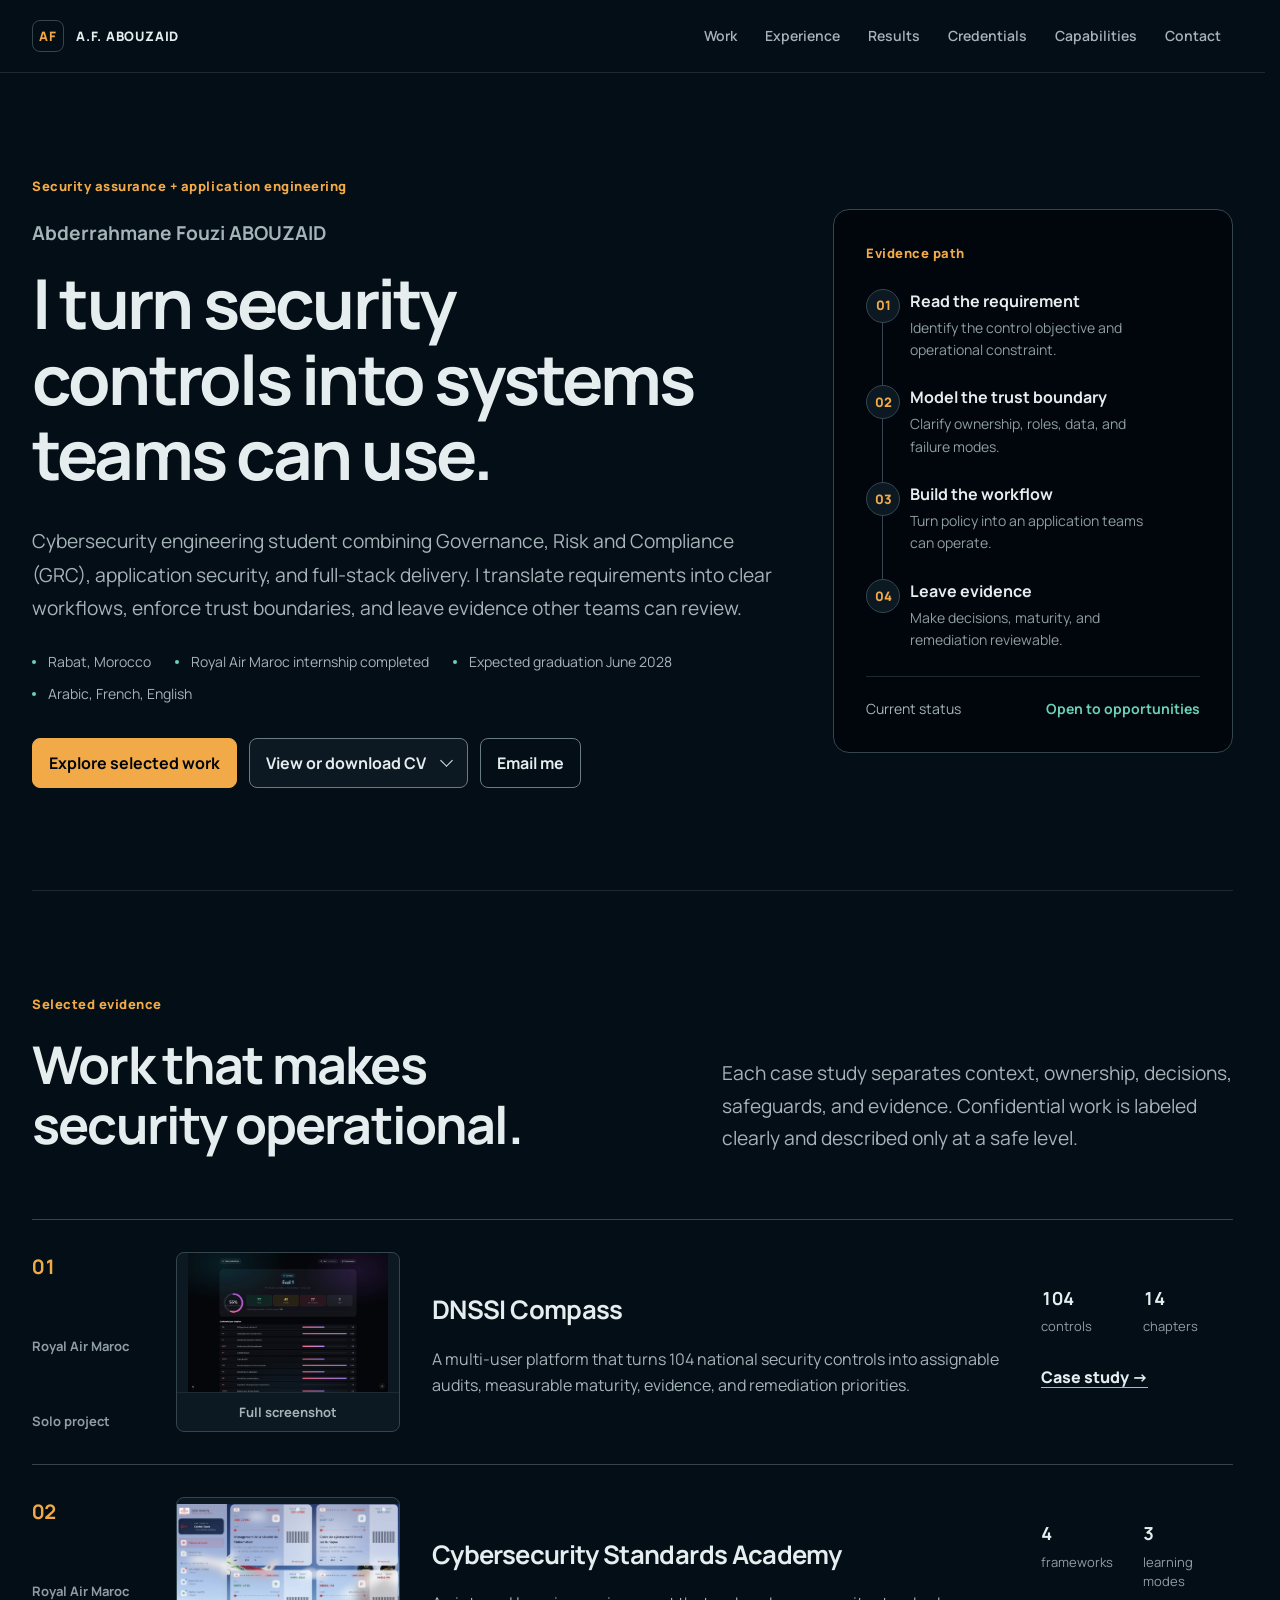
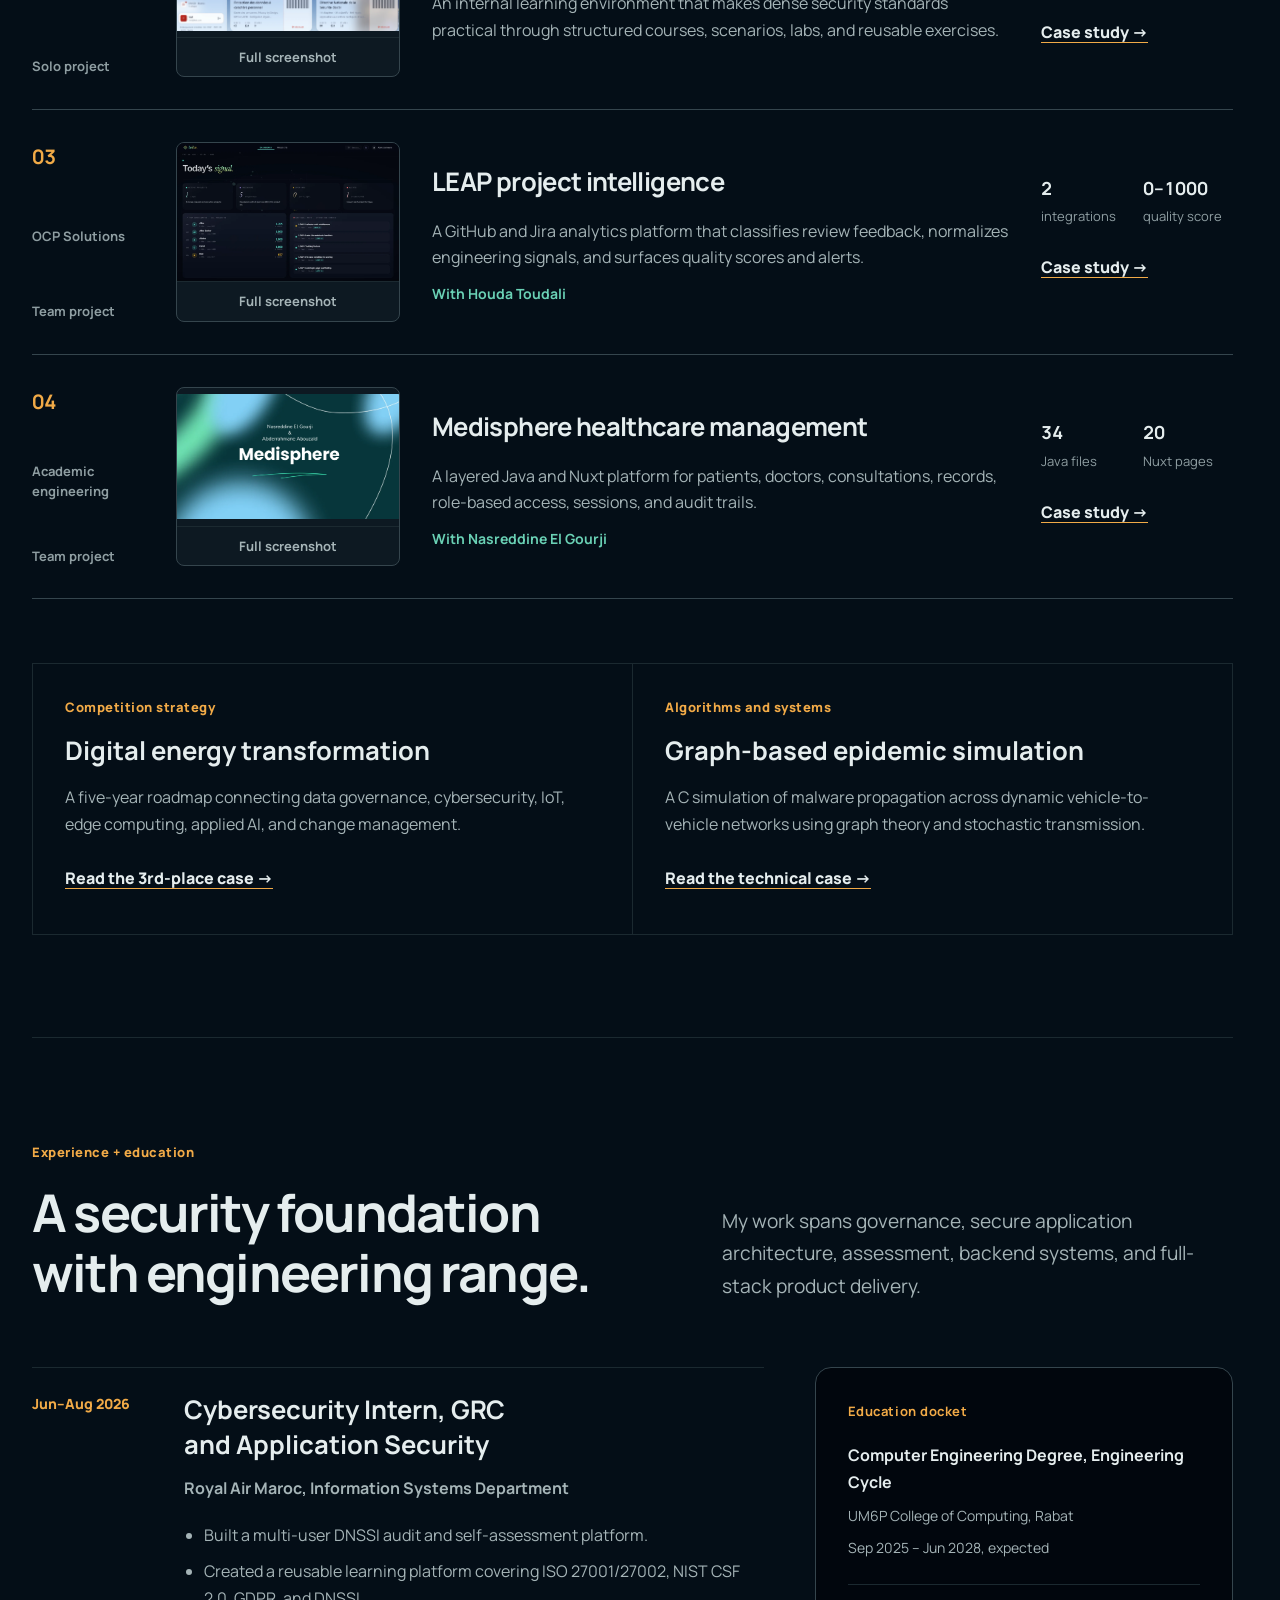
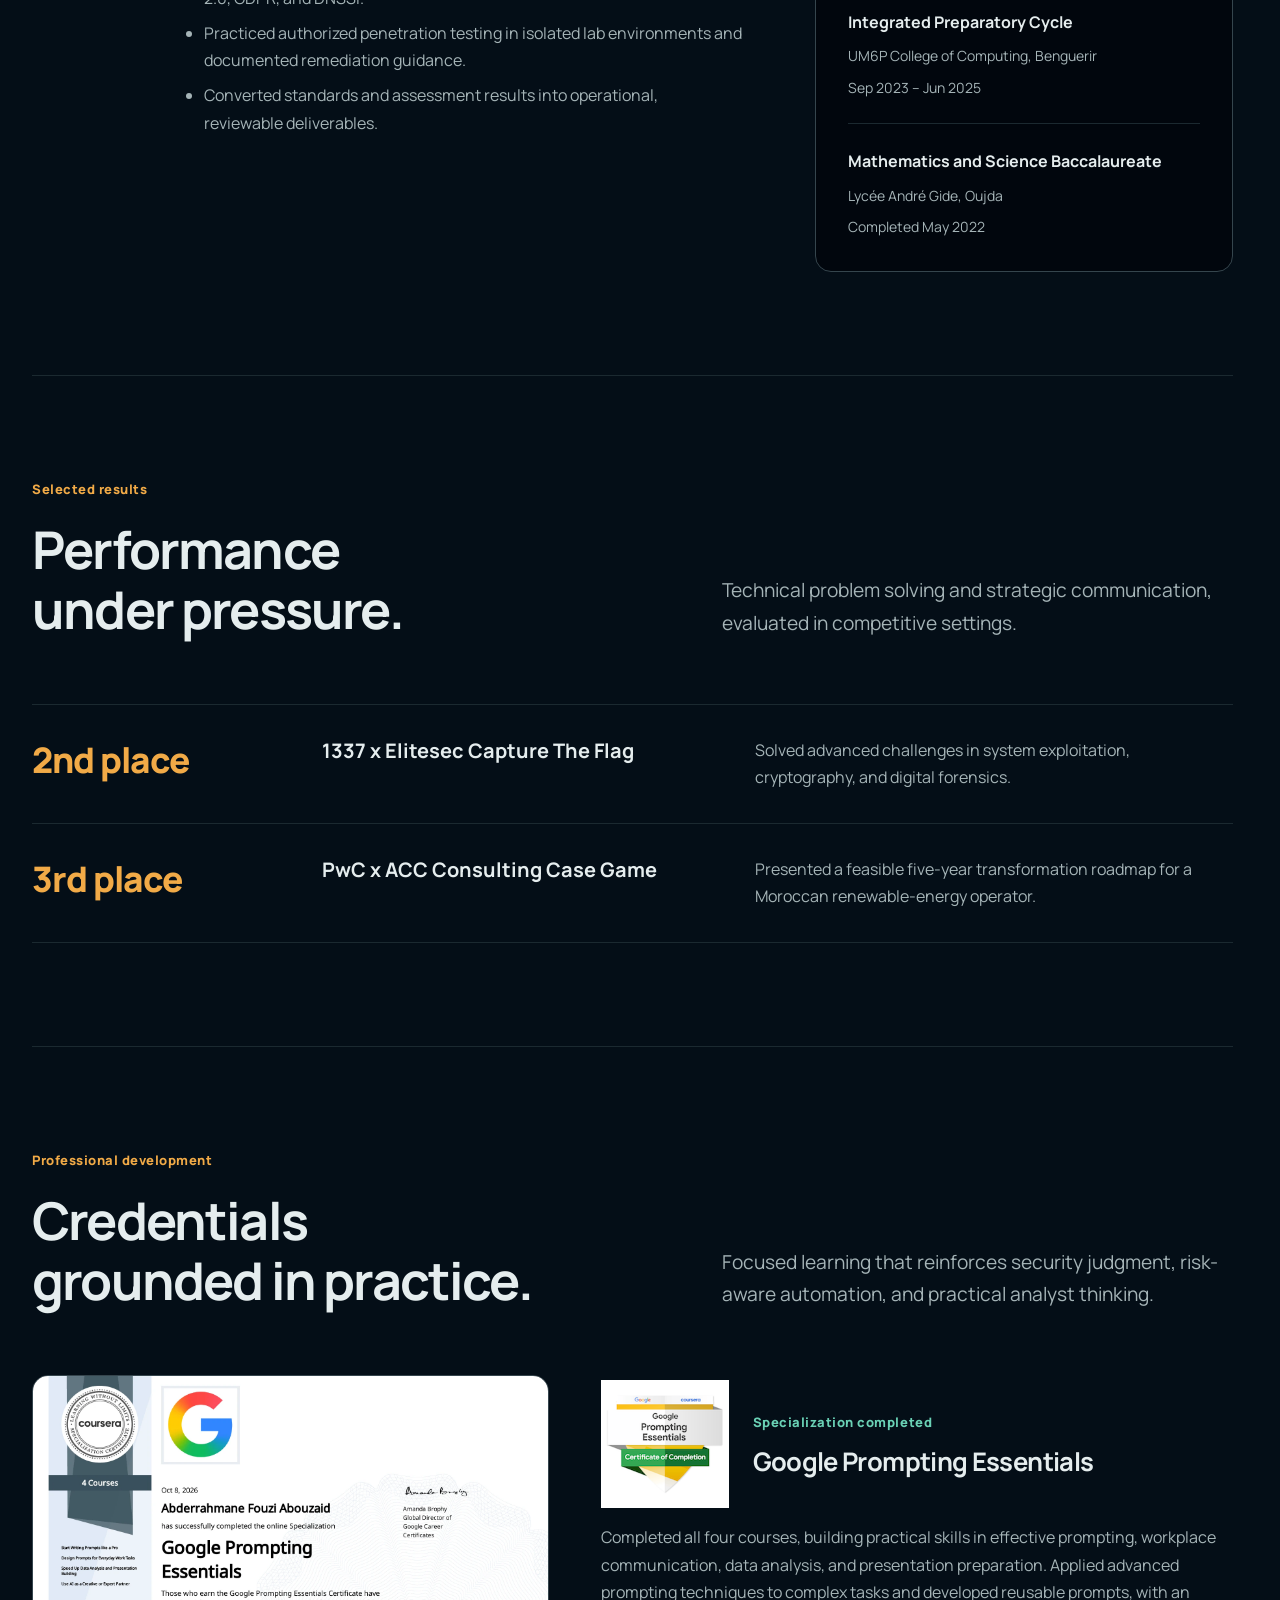
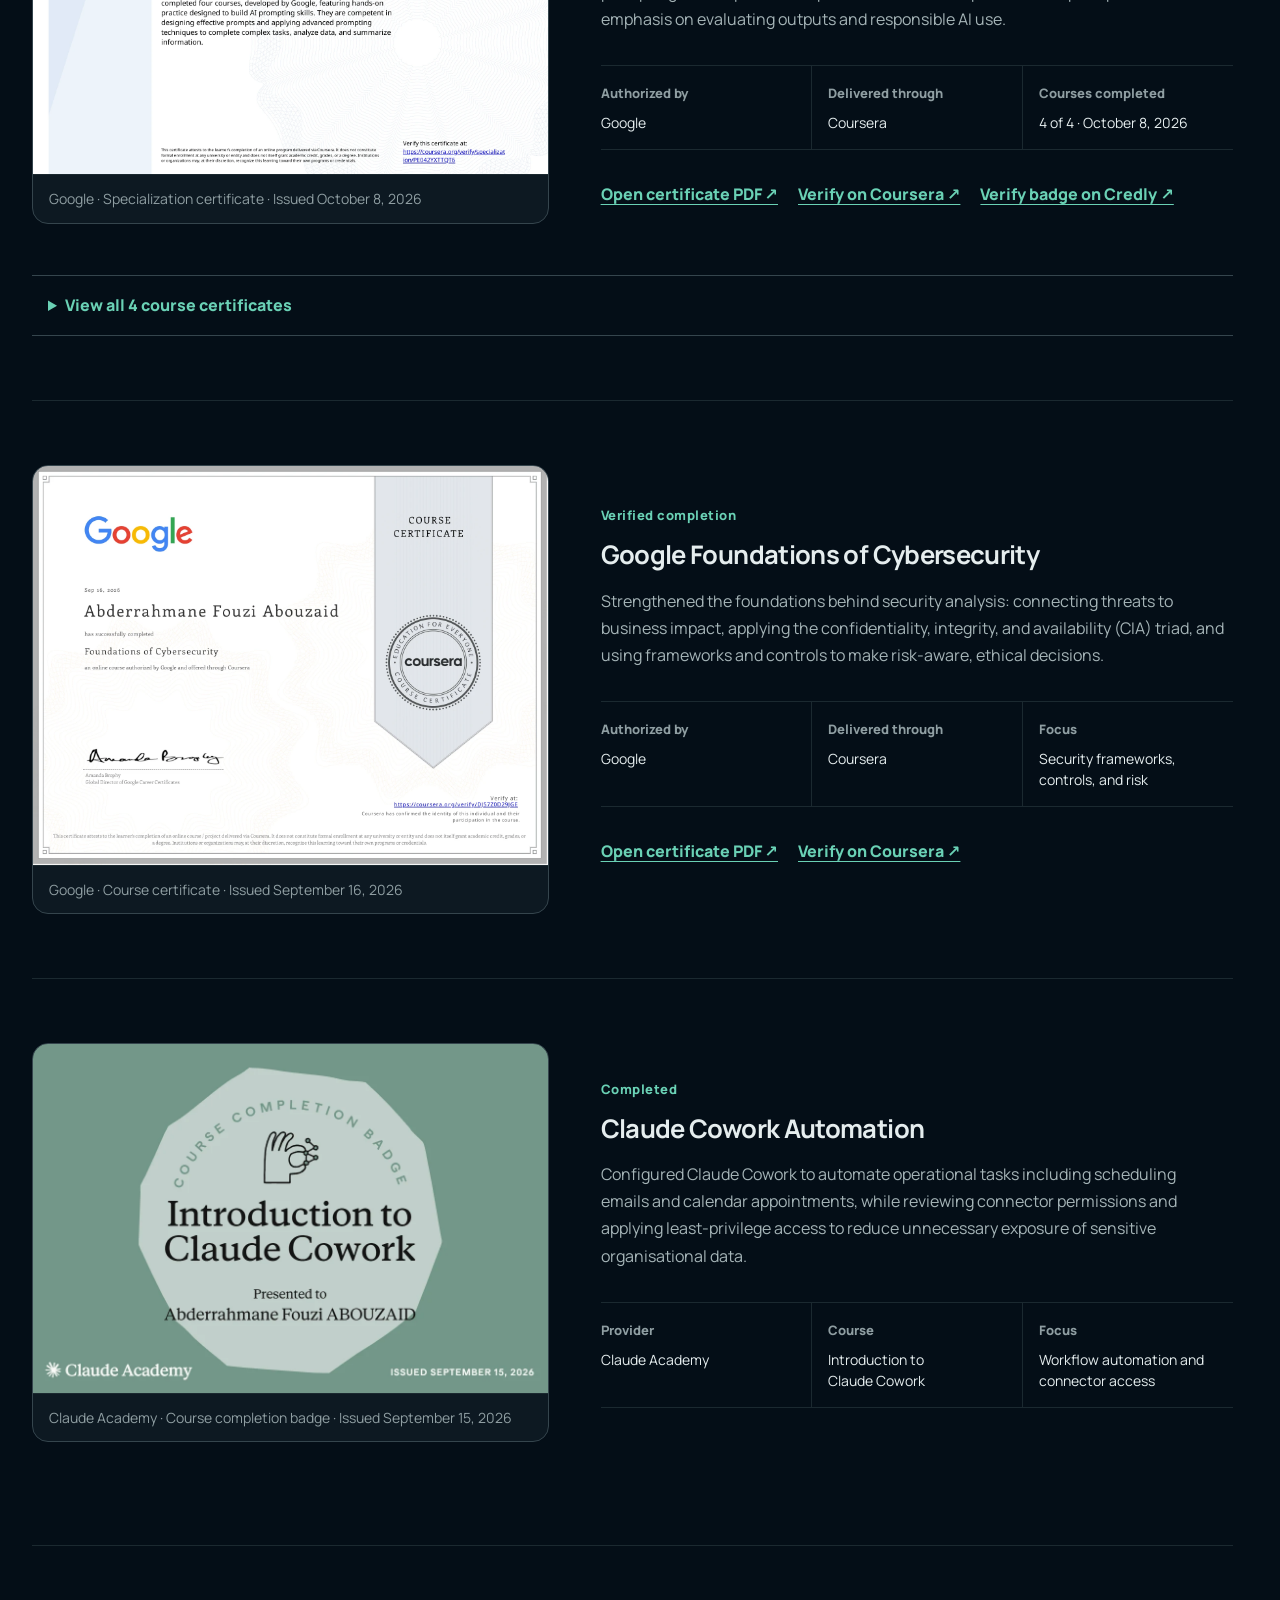
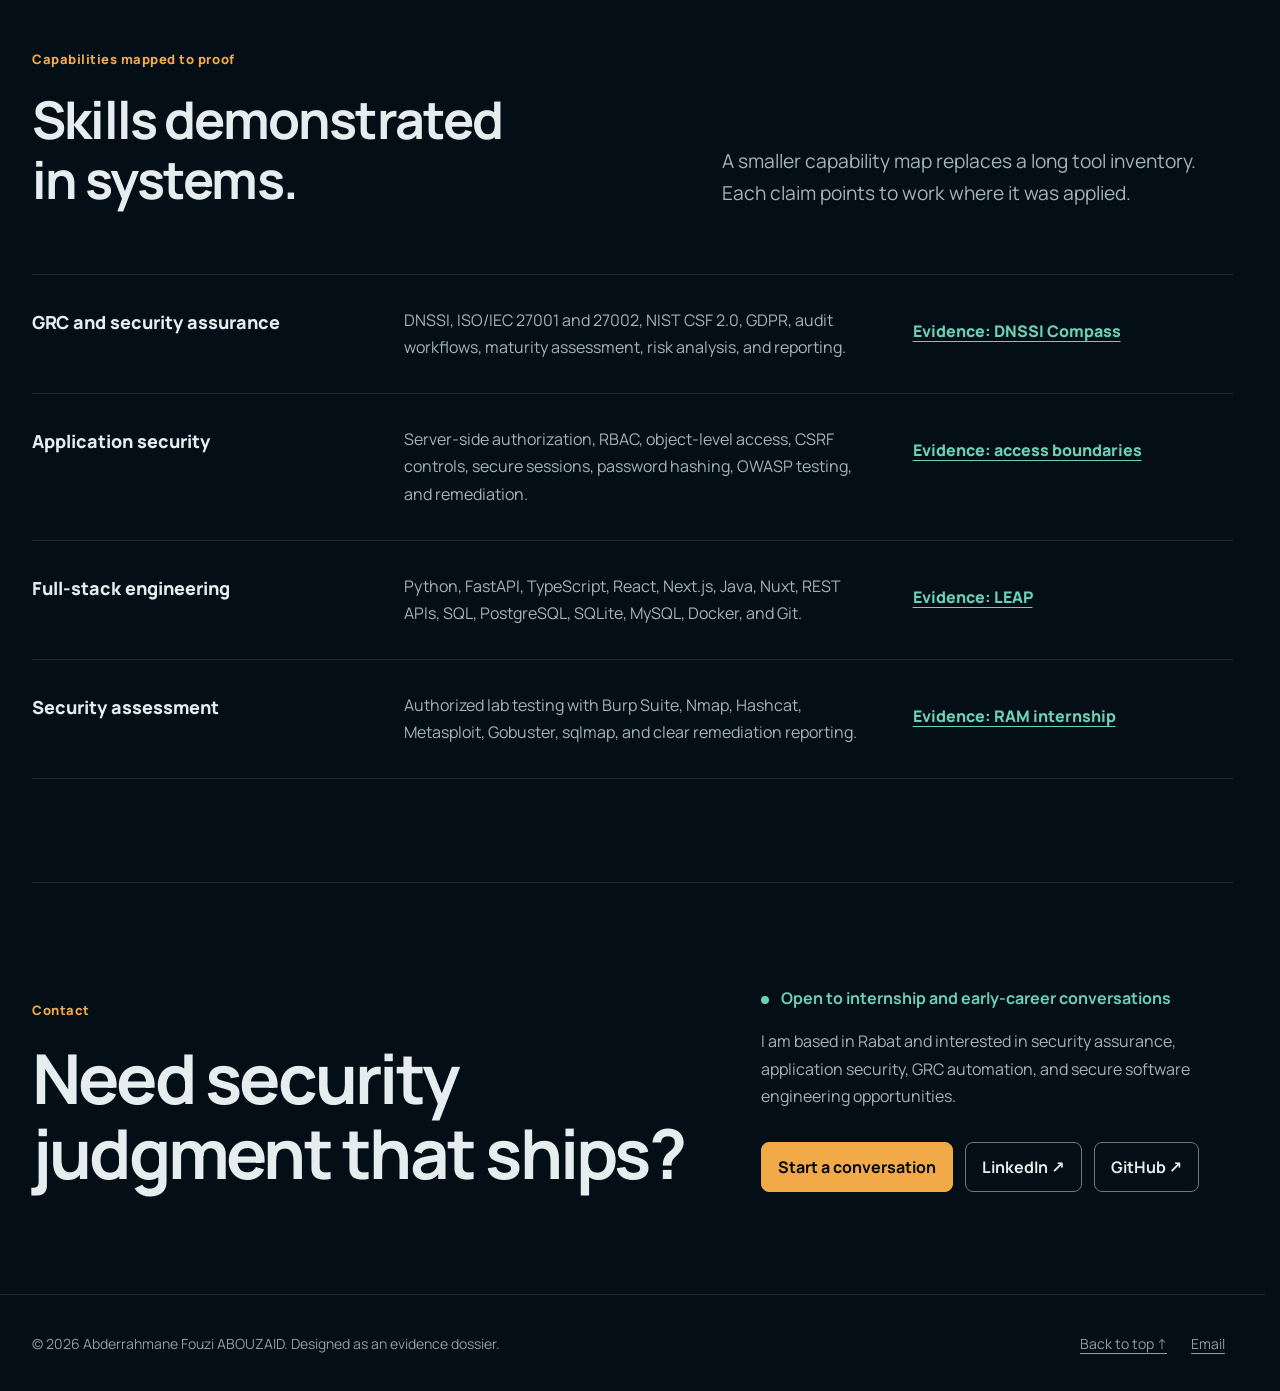
<file: index.html>
<!doctype html>
<html lang="en">
  <head>
    <meta charset="utf-8" />
    <meta name="viewport" content="width=device-width, initial-scale=1" />
    <title>Abderrahmane Fouzi ABOUZAID | Security Assurance Engineer</title>
    <meta
      name="description"
      content="Abderrahmane Fouzi ABOUZAID is a cybersecurity engineering student building secure applications, GRC automation, and evidence-led compliance systems."
    />
    <meta name="theme-color" content="#101820" />
    <link
      rel="canonical"
      href="https://abderrahmane-fouzi-abouzaid.github.io/"
    />
    <link rel="icon" href="favicon.svg" type="image/svg+xml" />
    <meta property="og:type" content="website" />
    <meta
      property="og:title"
      content="Abderrahmane Fouzi ABOUZAID | Security Assurance Engineer"
    />
    <meta
      property="og:description"
      content="Turning security controls into systems teams can use."
    />
    <meta
      property="og:url"
      content="https://abderrahmane-fouzi-abouzaid.github.io/"
    />
    <meta
      property="og:image"
      content="https://abderrahmane-fouzi-abouzaid.github.io/assets/og-cover.png"
    />
    <meta property="og:image:width" content="1200" />
    <meta property="og:image:height" content="630" />
    <meta name="twitter:card" content="summary_large_image" />
    <meta
      name="twitter:title"
      content="Abderrahmane Fouzi ABOUZAID | Security Assurance Engineer"
    />
    <meta
      name="twitter:description"
      content="Turning security controls into systems teams can use."
    />
    <meta
      name="twitter:image"
      content="https://abderrahmane-fouzi-abouzaid.github.io/assets/og-cover.png"
    />
    <link
      rel="preload"
      href="assets/fonts/manrope-variable.woff2"
      as="font"
      type="font/woff2"
      crossorigin
    />
    <link rel="stylesheet" href="styles.css?v=prompting-essentials" />
    <script type="application/ld+json">
      {
        "@context": "https://schema.org",
        "@type": "Person",
        "name": "Abderrahmane Fouzi ABOUZAID",
        "url": "https://abderrahmane-fouzi-abouzaid.github.io/",
        "email": "mailto:abderrhmaneabouzaid@gmail.com",
        "address": {
          "@type": "PostalAddress",
          "addressLocality": "Rabat",
          "addressCountry": "MA"
        },
        "alumniOf": {
          "@type": "CollegeOrUniversity",
          "name": "UM6P College of Computing"
        },
        "knowsAbout": [
          "Cybersecurity",
          "Security assurance",
          "Governance risk and compliance",
          "Application security",
          "Software engineering"
        ],
        "sameAs": [
          "https://github.com/Abderrahmane-Fouzi-ABOUZAID",
          "https://www.linkedin.com/in/abderrahmane-fouzi-abouzaid-2502b6331/"
        ]
      }
    </script>
  </head>
  <body>
    <a class="skip-link" href="#main-content">Skip to main content</a>

    <header class="site-header">
      <nav class="site-nav shell" aria-label="Primary navigation">
        <a
          class="brand"
          href="#top"
          aria-label="Abderrahmane Fouzi ABOUZAID, home"
        >
          <span class="brand-mark" aria-hidden="true">AF</span>
          <span class="brand-name">A.F. ABOUZAID</span>
        </a>
        <button
          class="menu-toggle"
          type="button"
          aria-expanded="false"
          aria-controls="primary-links"
          aria-label="Open navigation"
          data-menu-button
        >
          <span class="menu-toggle-lines" aria-hidden="true"></span>
        </button>
        <div class="nav-links" id="primary-links" data-nav-links>
          <a href="#work">Work</a>
          <a href="#experience">Experience</a>
          <a href="#results">Results</a>
          <a href="#credentials">Credentials</a>
          <a href="#capabilities">Capabilities</a>
          <a href="#contact">Contact</a>
        </div>
      </nav>
    </header>

    <main id="main-content" tabindex="-1">
      <section class="hero shell" id="top" aria-labelledby="hero-title">
        <div>
          <p class="eyebrow">Security assurance + application engineering</p>
          <p class="hero-name">Abderrahmane Fouzi ABOUZAID</p>
          <h1 id="hero-title">
            I turn security controls into systems teams can use.
          </h1>
          <p class="hero-lead">
            Cybersecurity engineering student combining Governance, Risk and
            Compliance (GRC), application security, and full-stack delivery. I
            translate requirements into clear workflows, enforce trust
            boundaries, and leave evidence other teams can review.
          </p>
          <ul class="hero-meta" aria-label="Profile summary">
            <li>Rabat, Morocco</li>
            <li>Royal Air Maroc internship completed</li>
            <li>Expected graduation June 2028</li>
            <li>Arabic, French, English</li>
          </ul>
          <div class="action-row">
            <a class="button button-primary" href="#work"
              >Explore selected work</a
            >
            <details class="cv-chooser" data-cv-chooser>
              <summary class="button">View or download CV</summary>
              <div
                class="cv-menu"
                role="group"
                aria-labelledby="cv-menu-heading"
              >
                <p class="cv-menu-heading" id="cv-menu-heading">
                  Choose a language and action
                </p>
                <div class="cv-row">
                  <span class="cv-language"
                    ><strong>English</strong><small>English CV</small></span
                  >
                  <a
                    class="cv-action"
                    href="Abderrahmane-Fouzi-ABOUZAID-CV-Anglais.pdf"
                    target="_blank"
                    rel="noopener noreferrer"
                    aria-label="View English CV, opens in a new tab"
                    >View ↗</a
                  >
                  <a
                    class="cv-action"
                    href="Abderrahmane-Fouzi-ABOUZAID-CV-Anglais.pdf"
                    download="Abderrahmane-Fouzi-ABOUZAID-CV-English.pdf"
                    aria-label="Download English CV"
                    >Download ↓</a
                  >
                </div>
                <div class="cv-row">
                  <span class="cv-language"
                    ><strong>Français</strong
                    ><small>CV en français</small></span
                  >
                  <a
                    class="cv-action"
                    href="Abderrahmane-Fouzi-ABOUZAID-CV-Francais.pdf"
                    target="_blank"
                    rel="noopener noreferrer"
                    aria-label="View French CV, opens in a new tab"
                    >View ↗</a
                  >
                  <a
                    class="cv-action"
                    href="Abderrahmane-Fouzi-ABOUZAID-CV-Francais.pdf"
                    download="Abderrahmane-Fouzi-ABOUZAID-CV-French.pdf"
                    aria-label="Download French CV"
                    >Download ↓</a
                  >
                </div>
              </div>
            </details>
            <a
              class="button button-quiet"
              href="mailto:abderrhmaneabouzaid@gmail.com?subject=Portfolio%20enquiry"
              >Email me</a
            >
          </div>
        </div>

        <aside class="hero-dossier" aria-label="Security assurance approach">
          <p class="dossier-label">Evidence path</p>
          <ol class="assurance-path">
            <li>
              <div>
                <strong>Read the requirement</strong
                ><span
                  >Identify the control objective and operational
                  constraint.</span
                >
              </div>
            </li>
            <li>
              <div>
                <strong>Model the trust boundary</strong
                ><span>Clarify ownership, roles, data, and failure modes.</span>
              </div>
            </li>
            <li>
              <div>
                <strong>Build the workflow</strong
                ><span>Turn policy into an application teams can operate.</span>
              </div>
            </li>
            <li>
              <div>
                <strong>Leave evidence</strong
                ><span
                  >Make decisions, maturity, and remediation reviewable.</span
                >
              </div>
            </li>
          </ol>
          <div class="dossier-status">
            <span>Current status</span><strong>Open to opportunities</strong>
          </div>
        </aside>
      </section>

      <section class="section shell" id="work" aria-labelledby="work-title">
        <div class="section-heading">
          <div>
            <p class="section-label">Selected evidence</p>
            <h2 class="section-title" id="work-title">
              Work that makes security operational.
            </h2>
          </div>
          <p class="section-intro">
            Each case study separates context, ownership, decisions, safeguards,
            and evidence. Confidential work is labeled clearly and described
            only at a safe level.
          </p>
        </div>

        <div class="project-index-list">
          <article class="project-row" id="project-dnssi">
            <p class="project-row-meta">
              <strong>01</strong><span>Royal Air Maroc</span
              ><span>Solo project</span>
            </p>
            <a
              class="project-thumb"
              href="#screenshot-dnssi"
              aria-label="View the full DNSSI Compass screenshot"
            >
              <img
                src="assets/dnssi-compass.webp"
                width="2160"
                height="1500"
                alt="DNSSI Compass compliance summary with maturity and chapter-level results"
                loading="lazy"
                decoding="async"
              />
              <span>Full screenshot</span>
            </a>
            <div class="project-row-copy">
              <h3><a href="projects/dnssi.html">DNSSI Compass</a></h3>
              <p>
                A multi-user platform that turns 104 national security controls
                into assignable audits, measurable maturity, evidence, and
                remediation priorities.
              </p>
            </div>
            <div
              class="project-row-proof"
              role="group"
              aria-label="DNSSI Compass scope"
            >
              <p><strong>104</strong><span>controls</span></p>
              <p><strong>14</strong><span>chapters</span></p>
              <a class="project-action" href="projects/dnssi.html"
                >Case study →</a
              >
            </div>
          </article>

          <article class="project-row" id="project-academy">
            <p class="project-row-meta">
              <strong>02</strong><span>Royal Air Maroc</span
              ><span>Solo project</span>
            </p>
            <a
              class="project-thumb"
              href="#screenshot-academy"
              aria-label="View the full Cybersecurity Standards Academy screenshot"
            >
              <img
                src="assets/cybersecurity-standards-academy.webp"
                width="1873"
                height="1071"
                alt="Cybersecurity Standards Academy dashboard with ISO, NIST, GDPR, and DNSSI modules"
                loading="lazy"
                decoding="async"
              />
              <span>Full screenshot</span>
            </a>
            <div class="project-row-copy">
              <h3>
                <a href="projects/academy.html"
                  >Cybersecurity Standards Academy</a
                >
              </h3>
              <p>
                An internal learning environment that makes dense security
                standards practical through structured courses, scenarios, labs,
                and reusable exercises.
              </p>
            </div>
            <div
              class="project-row-proof"
              role="group"
              aria-label="Standards Academy scope"
            >
              <p><strong>4</strong><span>frameworks</span></p>
              <p><strong>3</strong><span>learning modes</span></p>
              <a class="project-action" href="projects/academy.html"
                >Case study →</a
              >
            </div>
          </article>

          <article class="project-row" id="project-leap">
            <p class="project-row-meta">
              <strong>03</strong><span>OCP Solutions</span
              ><span>Team project</span>
            </p>
            <a
              class="project-thumb"
              href="#screenshot-leap"
              aria-label="View the full LEAP project intelligence screenshot"
            >
              <img
                src="assets/leap-dashboard.webp"
                width="1440"
                height="900"
                alt="LEAP dashboard with project activity, quality scores, merge requests, and alerts"
                loading="lazy"
                decoding="async"
              />
              <span>Full screenshot</span>
            </a>
            <div class="project-row-copy">
              <h3>
                <a href="projects/leap.html">LEAP project intelligence</a>
              </h3>
              <p>
                A GitHub and Jira analytics platform that classifies review
                feedback, normalizes engineering signals, and surfaces quality
                scores and alerts.
              </p>
              <p class="project-credit">With Houda Toudali</p>
            </div>
            <div
              class="project-row-proof"
              role="group"
              aria-label="LEAP system scope"
            >
              <p><strong>2</strong><span>integrations</span></p>
              <p><strong>0–1000</strong><span>quality score</span></p>
              <a class="project-action" href="projects/leap.html"
                >Case study →</a
              >
            </div>
          </article>

          <article class="project-row" id="project-medisphere">
            <p class="project-row-meta">
              <strong>04</strong><span>Academic engineering</span
              ><span>Team project</span>
            </p>
            <a
              class="project-thumb"
              href="#screenshot-medisphere"
              aria-label="View the full Medisphere project image"
            >
              <img
                src="assets/medisphere-cover.webp"
                width="1200"
                height="675"
                alt="Medisphere project cover crediting Nasreddine El Gourji and Abderrahmane Abouzaid"
                loading="lazy"
                decoding="async"
              />
              <span>Full screenshot</span>
            </a>
            <div class="project-row-copy">
              <h3>
                <a href="projects/medisphere.html"
                  >Medisphere healthcare management</a
                >
              </h3>
              <p>
                A layered Java and Nuxt platform for patients, doctors,
                consultations, records, role-based access, sessions, and audit
                trails.
              </p>
              <p class="project-credit">With Nasreddine El Gourji</p>
            </div>
            <div
              class="project-row-proof"
              role="group"
              aria-label="Medisphere measured scope"
            >
              <p><strong>34</strong><span>Java files</span></p>
              <p><strong>20</strong><span>Nuxt pages</span></p>
              <a class="project-action" href="projects/medisphere.html"
                >Case study →</a
              >
            </div>
          </article>
        </div>

        <section class="other-work" aria-label="Additional work">
          <article>
            <p class="project-index">Competition strategy</p>
            <h3>Digital energy transformation</h3>
            <p>
              A five-year roadmap connecting data governance, cybersecurity,
              IoT, edge computing, applied AI, and change management.
            </p>
            <a class="project-action" href="projects/pwc.html"
              >Read the 3rd-place case →</a
            >
          </article>
          <article>
            <p class="project-index">Algorithms and systems</p>
            <h3>Graph-based epidemic simulation</h3>
            <p>
              A C simulation of malware propagation across dynamic
              vehicle-to-vehicle networks using graph theory and stochastic
              transmission.
            </p>
            <a class="project-action" href="projects/graph-simulation.html"
              >Read the technical case →</a
            >
          </article>
        </section>
      </section>

      <section
        class="section shell"
        id="experience"
        aria-labelledby="experience-title"
      >
        <div class="section-heading">
          <div>
            <p class="section-label">Experience + education</p>
            <h2 class="section-title" id="experience-title">
              A security foundation with engineering range.
            </h2>
          </div>
          <p class="section-intro">
            My work spans governance, secure application architecture,
            assessment, backend systems, and full-stack product delivery.
          </p>
        </div>

        <div class="experience-grid">
          <div class="timeline">
            <article class="timeline-item">
              <time class="timeline-date" datetime="2026-06">Jun–Aug 2026</time>
              <div class="timeline-content">
                <h3>Cybersecurity Intern, GRC and Application Security</h3>
                <p>
                  <strong
                    >Royal Air Maroc, Information Systems Department</strong
                  >
                </p>
                <ul>
                  <li>
                    Built a multi-user DNSSI audit and self-assessment platform.
                  </li>
                  <li>
                    Created a reusable learning platform covering ISO
                    27001/27002, NIST CSF 2.0, GDPR, and DNSSI.
                  </li>
                  <li>
                    Practiced authorized penetration testing in isolated lab
                    environments and documented remediation guidance.
                  </li>
                  <li>
                    Converted standards and assessment results into operational,
                    reviewable deliverables.
                  </li>
                </ul>
              </div>
            </article>
          </div>

          <aside
            class="education-docket"
            aria-labelledby="education-docket-title"
          >
            <h3 id="education-docket-title">Education docket</h3>
            <div class="education-item">
              <strong>Computer Engineering Degree, Engineering Cycle</strong>
              <span>UM6P College of Computing, Rabat</span>
              <span>Sep 2025 – Jun 2028, expected</span>
            </div>
            <div class="education-item">
              <strong>Integrated Preparatory Cycle</strong>
              <span>UM6P College of Computing, Benguerir</span>
              <span>Sep 2023 – Jun 2025</span>
            </div>
            <div class="education-item">
              <strong>Mathematics and Science Baccalaureate</strong>
              <span>Lycée André Gide, Oujda</span>
              <span>Completed May 2022</span>
            </div>
          </aside>
        </div>
      </section>

      <section
        class="section shell"
        id="results"
        aria-labelledby="results-title"
      >
        <div class="section-heading">
          <div>
            <p class="section-label">Selected results</p>
            <h2 class="section-title" id="results-title">
              Performance under pressure.
            </h2>
          </div>
          <p class="section-intro">
            Technical problem solving and strategic communication, evaluated in
            competitive settings.
          </p>
        </div>

        <div class="result-list">
          <article class="result-item">
            <div class="result-rank">2nd place</div>
            <h3>1337 x Elitesec Capture The Flag</h3>
            <p>
              Solved advanced challenges in system exploitation, cryptography,
              and digital forensics.
            </p>
          </article>
          <article class="result-item">
            <div class="result-rank">3rd place</div>
            <h3>PwC x ACC Consulting Case Game</h3>
            <p>
              Presented a feasible five-year transformation roadmap for a
              Moroccan renewable-energy operator.
            </p>
          </article>
        </div>
      </section>

      <section
        class="section shell"
        id="credentials"
        aria-labelledby="credentials-title"
      >
        <div class="section-heading">
          <div>
            <p class="section-label">Professional development</p>
            <h2 class="section-title" id="credentials-title">
              Credentials grounded in practice.
            </h2>
          </div>
          <p class="section-intro">
            Focused learning that reinforces security judgment, risk-aware
            automation, and practical analyst thinking.
          </p>
        </div>

        <div class="credential-list">
          <article
            class="credential-record credential-specialization"
            id="google-prompting-essentials"
          >
            <figure>
              <a
                class="credential-visual"
                href="assets/google-prompting-essentials-certificate.webp"
                target="_blank"
                rel="noopener noreferrer"
                aria-label="View the Google Prompting Essentials specialization certificate at full size, opens in a new tab"
              >
                <img
                  src="assets/google-prompting-essentials-certificate.webp"
                  width="1584"
                  height="1224"
                  alt="Google and Coursera specialization certificate awarded to Abderrahmane Fouzi Abouzaid for completing all four Google Prompting Essentials courses on October 8, 2026"
                  loading="lazy"
                  decoding="async"
                />
              </a>
              <figcaption>
                Google · Specialization certificate · Issued October 8, 2026
              </figcaption>
            </figure>

            <div class="credential-copy">
              <div class="credential-heading">
                <a
                  class="credential-badge"
                  href="https://www.credly.com/go/OhSFCVDv"
                  target="_blank"
                  rel="noopener noreferrer"
                  aria-label="Verify the Google Prompting Essentials badge on Credly, opens in a new tab"
                >
                  <img
                    src="assets/google-prompting-essentials-badge.webp"
                    width="192"
                    height="192"
                    alt="Google Prompting Essentials Certificate of Completion badge"
                    loading="lazy"
                    decoding="async"
                  />
                </a>
                <div>
                  <p class="credential-status">Specialization completed</p>
                  <h3>Google Prompting Essentials</h3>
                </div>
              </div>
              <p>
                Completed all four courses, building practical skills in
                effective prompting, workplace communication, data analysis,
                and presentation preparation. Applied advanced prompting
                techniques to complex tasks and developed reusable prompts,
                with an emphasis on evaluating outputs and responsible AI use.
              </p>
              <dl class="credential-evidence">
                <div>
                  <dt>Authorized by</dt>
                  <dd>Google</dd>
                </div>
                <div>
                  <dt>Delivered through</dt>
                  <dd>Coursera</dd>
                </div>
                <div>
                  <dt>Courses completed</dt>
                  <dd>4 of 4 · October 8, 2026</dd>
                </div>
              </dl>
              <div class="credential-actions">
                <a
                  class="credential-action"
                  href="Google%20Prompting%20Essentials%20Certificate.pdf"
                  target="_blank"
                  rel="noopener noreferrer"
                  >Open certificate PDF ↗</a
                >
                <a
                  class="credential-action"
                  href="https://coursera.org/verify/specialization/PE042YXTTQT6"
                  target="_blank"
                  rel="noopener noreferrer"
                  >Verify on Coursera ↗</a
                >
                <a
                  class="credential-action"
                  href="https://www.credly.com/go/OhSFCVDv"
                  target="_blank"
                  rel="noopener noreferrer"
                  >Verify badge on Credly ↗</a
                >
              </div>
            </div>

            <details class="credential-details">
              <summary>View all 4 course certificates</summary>
              <div class="credential-course-list">
                <article class="credential-record credential-course">
                  <figure>
                    <a
                      class="credential-visual"
                      href="assets/google-start-writing-prompts-certificate.webp"
                      target="_blank"
                      rel="noopener noreferrer"
                      aria-label="View the Google Start Writing Prompts like a Pro certificate at full size, opens in a new tab"
                    >
                      <img
                        src="assets/google-start-writing-prompts-certificate.webp"
                        width="1584"
                        height="1224"
                        alt="Google and Coursera certificate awarded to Abderrahmane Fouzi Abouzaid for completing Start Writing Prompts like a Pro on October 5, 2026"
                        loading="lazy"
                        decoding="async"
                      />
                    </a>
                    <figcaption>
                      Google · Course certificate · Issued October 5, 2026
                    </figcaption>
                  </figure>

                  <div class="credential-copy">
                    <p class="credential-status">Course 1 · Completed</p>
                    <h4>Start Writing Prompts like a Pro</h4>
                    <p>
                      Completed a course in the Google Prompting Essentials
                      specialization, applying a five-step framework: task, context,
                      references, evaluate, and iterate. Practiced refining AI
                      outputs and using multimodal inputs responsibly to support
                      everyday analysis and automation.
                    </p>
                    <div class="credential-actions">
                      <a
                        class="credential-action"
                        href="Google%20Start%20Writing%20Prompts%20like%20a%20Pro.pdf"
                        target="_blank"
                        rel="noopener noreferrer"
                        >Open certificate PDF ↗</a
                      >
                      <a
                        class="credential-action"
                        href="https://coursera.org/verify/IE6KPNBTOMAJ"
                        target="_blank"
                        rel="noopener noreferrer"
                        >Verify on Coursera ↗</a
                      >
                    </div>
                  </div>
                </article>

                <article class="credential-record credential-course">
                  <figure>
                    <a
                      class="credential-visual"
                      href="assets/google-everyday-work-prompts-certificate.webp"
                      target="_blank"
                      rel="noopener noreferrer"
                      aria-label="View the Google Design Prompts for Everyday Work Tasks certificate at full size, opens in a new tab"
                    >
                      <img
                        src="assets/google-everyday-work-prompts-certificate.webp"
                        width="1584"
                        height="1224"
                        alt="Google and Coursera certificate awarded to Abderrahmane Fouzi Abouzaid for completing Design Prompts for Everyday Work Tasks on October 5, 2026"
                        loading="lazy"
                        decoding="async"
                      />
                    </a>
                    <figcaption>
                      Google · Course certificate · Issued October 5, 2026
                    </figcaption>
                  </figure>

                  <div class="credential-copy">
                    <p class="credential-status">Course 2 · Completed</p>
                    <h4>Design Prompts for Everyday Work Tasks</h4>
                    <p>
                      Completed a course in the Google Prompting Essentials
                      specialization, applying prompting techniques to draft emails,
                      brainstorm ideas, build tables and timelines, and summarize
                      documents. Practiced adapting tone and style for different
                      audiences and turning meeting notes into action items.
                    </p>
                    <div class="credential-actions">
                      <a
                        class="credential-action"
                        href="Design%20Prompts%20for%20Everyday%20Work%20Tasks.pdf"
                        target="_blank"
                        rel="noopener noreferrer"
                        >Open certificate PDF ↗</a
                      >
                      <a
                        class="credential-action"
                        href="https://coursera.org/verify/NFS7HE90ONMI"
                        target="_blank"
                        rel="noopener noreferrer"
                        >Verify on Coursera ↗</a
                      >
                    </div>
                  </div>
                </article>

                <article class="credential-record credential-course">
                  <figure>
                    <a
                      class="credential-visual"
                      href="assets/google-data-analysis-presentation-certificate.webp"
                      target="_blank"
                      rel="noopener noreferrer"
                      aria-label="View the Google Speed Up Data Analysis and Presentation Building certificate at full size, opens in a new tab"
                    >
                      <img
                        src="assets/google-data-analysis-presentation-certificate.webp"
                        width="1584"
                        height="1224"
                        alt="Google and Coursera certificate awarded to Abderrahmane Fouzi Abouzaid for completing Speed Up Data Analysis and Presentation Building on October 7, 2026"
                        loading="lazy"
                        decoding="async"
                      />
                    </a>
                    <figcaption>
                      Google · Course certificate · Issued October 7, 2026
                    </figcaption>
                  </figure>

                  <div class="credential-copy">
                    <p class="credential-status">Course 3 · Completed</p>
                    <h4>Speed Up Data Analysis and Presentation Building</h4>
                    <p>
                      Completed a course in the Google Prompting Essentials
                      specialization, applying prompting techniques to extract data
                      insights, understand and fix spreadsheet formulas, and explore
                      data visualizations. Practiced preparing presentation speaker
                      notes and using generative AI responsibly when working with
                      data.
                    </p>
                    <div class="credential-actions">
                      <a
                        class="credential-action"
                        href="Speed%20Up%20Data%20Analysis%20and%20Presentation%20Building.pdf"
                        target="_blank"
                        rel="noopener noreferrer"
                        >Open certificate PDF ↗</a
                      >
                      <a
                        class="credential-action"
                        href="https://coursera.org/verify/8T0AHE3ADQPV"
                        target="_blank"
                        rel="noopener noreferrer"
                        >Verify on Coursera ↗</a
                      >
                    </div>
                  </div>
                </article>

                <article class="credential-record credential-course">
                  <figure>
                    <a
                      class="credential-visual"
                      href="assets/google-creative-expert-partner-certificate.webp"
                      target="_blank"
                      rel="noopener noreferrer"
                      aria-label="View the Google Use AI as a Creative or Expert Partner certificate at full size, opens in a new tab"
                    >
                      <img
                        src="assets/google-creative-expert-partner-certificate.webp"
                        width="1584"
                        height="1224"
                        alt="Google and Coursera certificate awarded to Abderrahmane Fouzi Abouzaid for completing Use AI as a Creative or Expert Partner on October 8, 2026"
                        loading="lazy"
                        decoding="async"
                      />
                    </a>
                    <figcaption>
                      Google · Course certificate · Issued October 8, 2026
                    </figcaption>
                  </figure>
                  <div class="credential-copy">
                    <p class="credential-status">Course 4 · Completed</p>
                    <h4>Use AI as a Creative or Expert Partner</h4>
                    <p>
                      Applied prompt chaining and multimodal prompting to break
                      complex tasks into steps. Practiced using AI for scenario
                      rehearsal and feedback, and saving and versioning reusable
                      prompts.
                    </p>
                    <div class="credential-actions">
                      <a
                        class="credential-action"
                        href="Use%20AI%20as%20a%20Creative%20or%20Expert%20Partner%20%28google%20prompting%20essentials%29.pdf"
                        target="_blank"
                        rel="noopener noreferrer"
                        >Open certificate PDF ↗</a
                      >
                      <a
                        class="credential-action"
                        href="https://coursera.org/verify/2G0OTB0ZYK9I"
                        target="_blank"
                        rel="noopener noreferrer"
                        >Verify on Coursera ↗</a
                      >
                    </div>
                  </div>
                </article>
              </div>
            </details>
          </article>

          <article class="credential-record">
            <figure>
              <a
                class="credential-visual"
                href="assets/google-foundations-cybersecurity-certificate.webp"
                target="_blank"
                rel="noopener noreferrer"
                aria-label="View the Google Foundations of Cybersecurity certificate at full size, opens in a new tab"
              >
                <img
                  src="assets/google-foundations-cybersecurity-certificate.webp"
                  width="1584"
                  height="1224"
                  alt="Google and Coursera certificate awarded to Abderrahmane Fouzi Abouzaid for completing Foundations of Cybersecurity on September 16, 2026"
                  loading="lazy"
                  decoding="async"
                />
              </a>
              <figcaption>
                Google · Course certificate · Issued September 16, 2026
              </figcaption>
            </figure>

            <div class="credential-copy">
              <p class="credential-status">Verified completion</p>
              <h3>Google Foundations of Cybersecurity</h3>
              <p>
                Strengthened the foundations behind security analysis:
                connecting threats to business impact, applying the
                confidentiality, integrity, and availability (CIA) triad, and
                using frameworks and controls to make risk-aware, ethical
                decisions.
              </p>
              <dl class="credential-evidence">
                <div>
                  <dt>Authorized by</dt>
                  <dd>Google</dd>
                </div>
                <div>
                  <dt>Delivered through</dt>
                  <dd>Coursera</dd>
                </div>
                <div>
                  <dt>Focus</dt>
                  <dd>Security frameworks, controls, and risk</dd>
                </div>
              </dl>
              <div class="credential-actions">
                <a
                  class="credential-action"
                  href="Introduction%20to%20Cybersecurity%20Google%20Cyber%20Cert.pdf"
                  target="_blank"
                  rel="noopener noreferrer"
                  >Open certificate PDF ↗</a
                >
                <a
                  class="credential-action"
                  href="https://coursera.org/verify/DJ57Z0D29JGE"
                  target="_blank"
                  rel="noopener noreferrer"
                  >Verify on Coursera ↗</a
                >
              </div>
            </div>
          </article>

          <article class="credential-record">
            <figure>
              <a
                class="credential-visual"
                href="assets/claude-cowork-course-badge.webp"
                target="_blank"
                rel="noopener noreferrer"
                aria-label="View the Claude Cowork course completion badge at full size, opens in a new tab"
              >
                <img
                  src="assets/claude-cowork-course-badge.webp"
                  width="1054"
                  height="712"
                  alt="Claude Academy course completion badge for Introduction to Claude Cowork, issued to Abderrahmane Fouzi ABOUZAID on September 15, 2026"
                  loading="lazy"
                  decoding="async"
                />
              </a>
              <figcaption>
                Claude Academy · Course completion badge · Issued September 15,
                2026
              </figcaption>
            </figure>

            <div class="credential-copy">
              <p class="credential-status">Completed</p>
              <h3>Claude Cowork Automation</h3>
              <p>
                Configured Claude Cowork to automate operational tasks including
                scheduling emails and calendar appointments, while reviewing
                connector permissions and applying least-privilege access to
                reduce unnecessary exposure of sensitive organisational data.
              </p>
              <dl class="credential-evidence">
                <div>
                  <dt>Provider</dt>
                  <dd>Claude Academy</dd>
                </div>
                <div>
                  <dt>Course</dt>
                  <dd>Introduction to Claude Cowork</dd>
                </div>
                <div>
                  <dt>Focus</dt>
                  <dd>Workflow automation and connector access</dd>
                </div>
              </dl>
            </div>
          </article>
        </div>
      </section>

      <section
        class="section shell"
        id="capabilities"
        aria-labelledby="capabilities-title"
      >
        <div class="section-heading">
          <div>
            <p class="section-label">Capabilities mapped to proof</p>
            <h2 class="section-title" id="capabilities-title">
              Skills demonstrated in systems.
            </h2>
          </div>
          <p class="section-intro">
            A smaller capability map replaces a long tool inventory. Each claim
            points to work where it was applied.
          </p>
        </div>

        <dl class="capability-map">
          <div class="capability-row">
            <dt>GRC and security assurance</dt>
            <dd>
              DNSSI, ISO/IEC 27001 and 27002, NIST CSF 2.0, GDPR, audit
              workflows, maturity assessment, risk analysis, and reporting.
            </dd>
            <dd class="capability-proof">
              <a href="projects/dnssi.html">Evidence: DNSSI Compass</a>
            </dd>
          </div>
          <div class="capability-row">
            <dt>Application security</dt>
            <dd>
              Server-side authorization, RBAC, object-level access, CSRF
              controls, secure sessions, password hashing, OWASP testing, and
              remediation.
            </dd>
            <dd class="capability-proof">
              <a href="projects/dnssi.html#security"
                >Evidence: access boundaries</a
              >
            </dd>
          </div>
          <div class="capability-row">
            <dt>Full-stack engineering</dt>
            <dd>
              Python, FastAPI, TypeScript, React, Next.js, Java, Nuxt, REST
              APIs, SQL, PostgreSQL, SQLite, MySQL, Docker, and Git.
            </dd>
            <dd class="capability-proof">
              <a href="projects/leap.html">Evidence: LEAP</a>
            </dd>
          </div>
          <div class="capability-row">
            <dt>Security assessment</dt>
            <dd>
              Authorized lab testing with Burp Suite, Nmap, Hashcat, Metasploit,
              Gobuster, sqlmap, and clear remediation reporting.
            </dd>
            <dd class="capability-proof">
              <a href="#experience">Evidence: RAM internship</a>
            </dd>
          </div>
        </dl>
      </section>

      <section
        class="section shell contact-section"
        id="contact"
        aria-labelledby="contact-title"
      >
        <div>
          <p class="section-label">Contact</p>
          <h2 id="contact-title">Need security judgment that ships?</h2>
        </div>
        <div class="contact-copy">
          <p class="availability">
            Open to internship and early-career conversations
          </p>
          <p>
            I am based in Rabat and interested in security assurance,
            application security, GRC automation, and secure software
            engineering opportunities.
          </p>
          <div class="action-row">
            <a
              class="button button-primary"
              href="mailto:abderrhmaneabouzaid@gmail.com?subject=Portfolio%20enquiry"
              >Start a conversation</a
            >
            <a
              class="button button-quiet"
              href="https://www.linkedin.com/in/abderrahmane-fouzi-abouzaid-2502b6331/"
              target="_blank"
              rel="noopener noreferrer"
              aria-label="Visit LinkedIn profile, opens in a new tab"
              >LinkedIn ↗</a
            >
            <a
              class="button button-quiet"
              href="https://github.com/Abderrahmane-Fouzi-ABOUZAID"
              target="_blank"
              rel="noopener noreferrer"
              aria-label="Visit GitHub profile, opens in a new tab"
              >GitHub ↗</a
            >
          </div>
        </div>
      </section>
    </main>

    <footer class="site-footer">
      <div class="shell footer-inner">
        <span
          >© <span data-year></span> Abderrahmane Fouzi ABOUZAID. Designed as an
          evidence dossier.</span
        >
        <span class="footer-links"
          ><a href="#top">Back to top ↑</a
          ><a href="mailto:abderrhmaneabouzaid@gmail.com">Email</a></span
        >
      </div>
    </footer>

    <section
      class="screenshot-viewer screenshot-fallback"
      id="screenshot-dnssi"
      role="region"
      aria-labelledby="screenshot-dnssi-title"
    >
      <div class="screenshot-toolbar">
        <a class="screenshot-back" href="#project-dnssi">← Back to projects</a>
        <h2 class="screenshot-title" id="screenshot-dnssi-title">
          DNSSI Compass
        </h2>
      </div>
      <div
        class="screenshot-stage"
        tabindex="0"
        role="region"
        aria-label="Full screenshot"
      >
        <img
          src="assets/dnssi-compass.webp"
          width="2160"
          height="1500"
          alt="DNSSI Compass compliance summary with maturity and chapter-level results"
          loading="lazy"
          decoding="async"
        />
      </div>
    </section>

    <section
      class="screenshot-viewer screenshot-fallback"
      id="screenshot-academy"
      role="region"
      aria-labelledby="screenshot-academy-title"
    >
      <div class="screenshot-toolbar">
        <a class="screenshot-back" href="#project-academy"
          >← Back to projects</a
        >
        <h2 class="screenshot-title" id="screenshot-academy-title">
          Cybersecurity Standards Academy
        </h2>
      </div>
      <div
        class="screenshot-stage"
        tabindex="0"
        role="region"
        aria-label="Full screenshot"
      >
        <img
          src="assets/cybersecurity-standards-academy.webp"
          width="1873"
          height="1071"
          alt="Cybersecurity Standards Academy dashboard with ISO, NIST, GDPR, and DNSSI modules"
          loading="lazy"
          decoding="async"
        />
      </div>
    </section>

    <section
      class="screenshot-viewer screenshot-fallback"
      id="screenshot-leap"
      role="region"
      aria-labelledby="screenshot-leap-title"
    >
      <div class="screenshot-toolbar">
        <a class="screenshot-back" href="#project-leap">← Back to projects</a>
        <h2 class="screenshot-title" id="screenshot-leap-title">
          LEAP project intelligence
        </h2>
      </div>
      <div
        class="screenshot-stage"
        tabindex="0"
        role="region"
        aria-label="Full screenshot"
      >
        <img
          src="assets/leap-dashboard.webp"
          width="1440"
          height="900"
          alt="LEAP dashboard with project activity, quality scores, merge requests, and alerts"
          loading="lazy"
          decoding="async"
        />
      </div>
    </section>

    <section
      class="screenshot-viewer screenshot-fallback"
      id="screenshot-medisphere"
      role="region"
      aria-labelledby="screenshot-medisphere-title"
    >
      <div class="screenshot-toolbar">
        <a class="screenshot-back" href="#project-medisphere"
          >← Back to projects</a
        >
        <h2 class="screenshot-title" id="screenshot-medisphere-title">
          Medisphere healthcare management
        </h2>
      </div>
      <div
        class="screenshot-stage"
        tabindex="0"
        role="region"
        aria-label="Full screenshot"
      >
        <img
          src="assets/medisphere-cover.webp"
          width="1200"
          height="675"
          alt="Medisphere project cover crediting Nasreddine El Gourji and Abderrahmane Abouzaid"
          loading="lazy"
          decoding="async"
        />
      </div>
    </section>

    <script src="script.js?v=prompting-essentials" defer></script>
  </body>
</html>
</file>
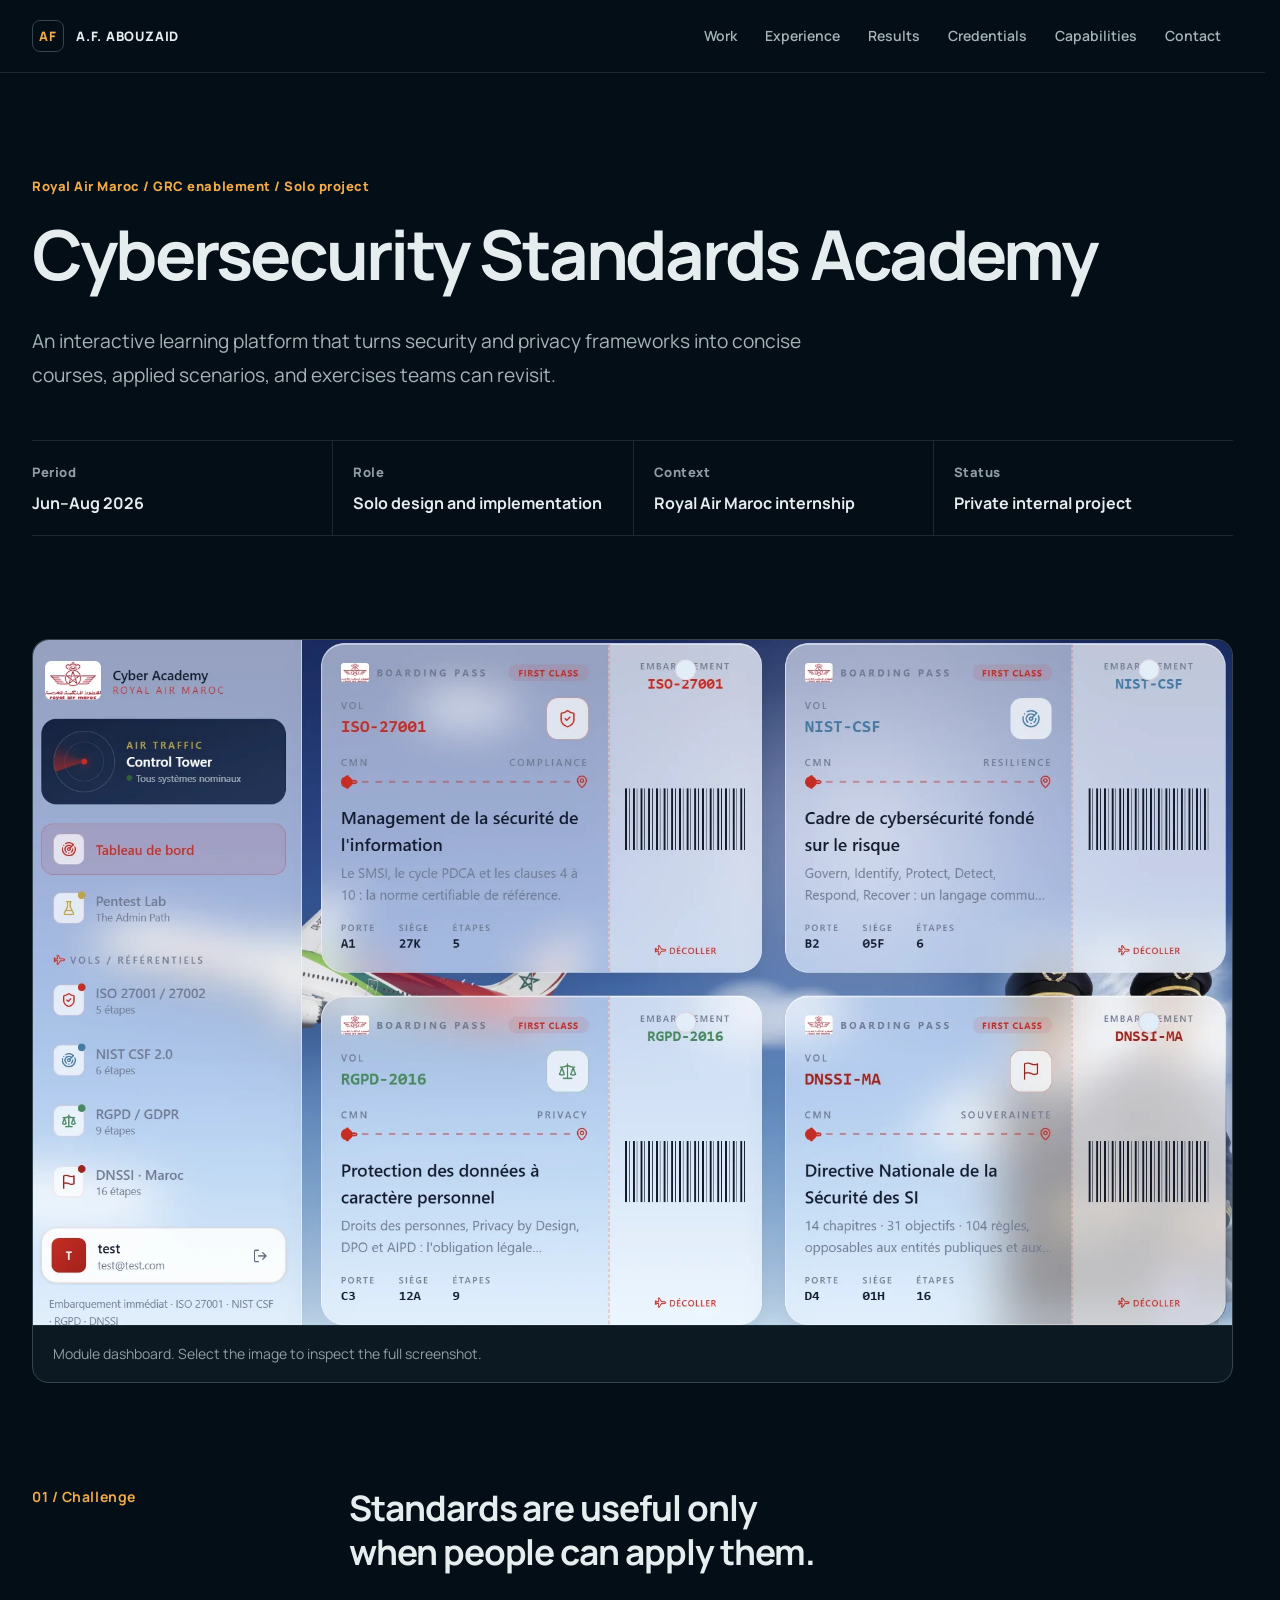
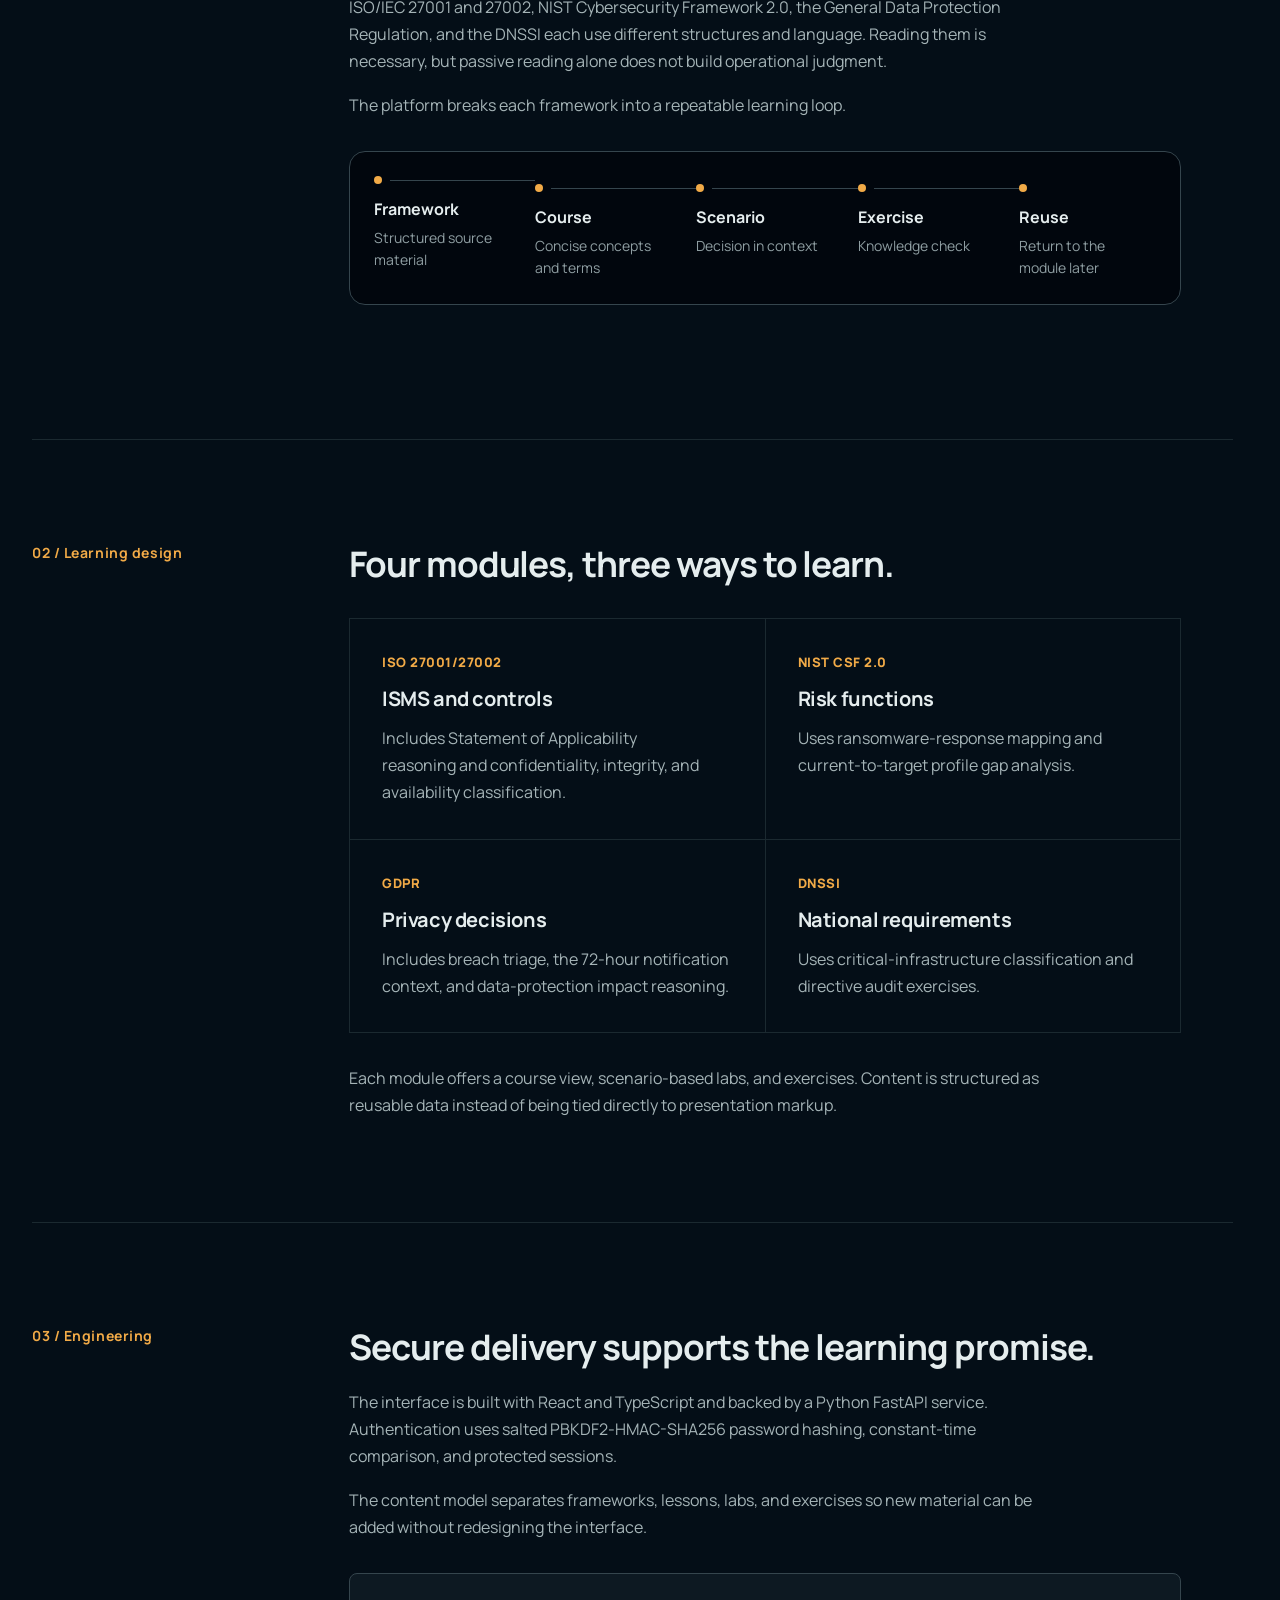
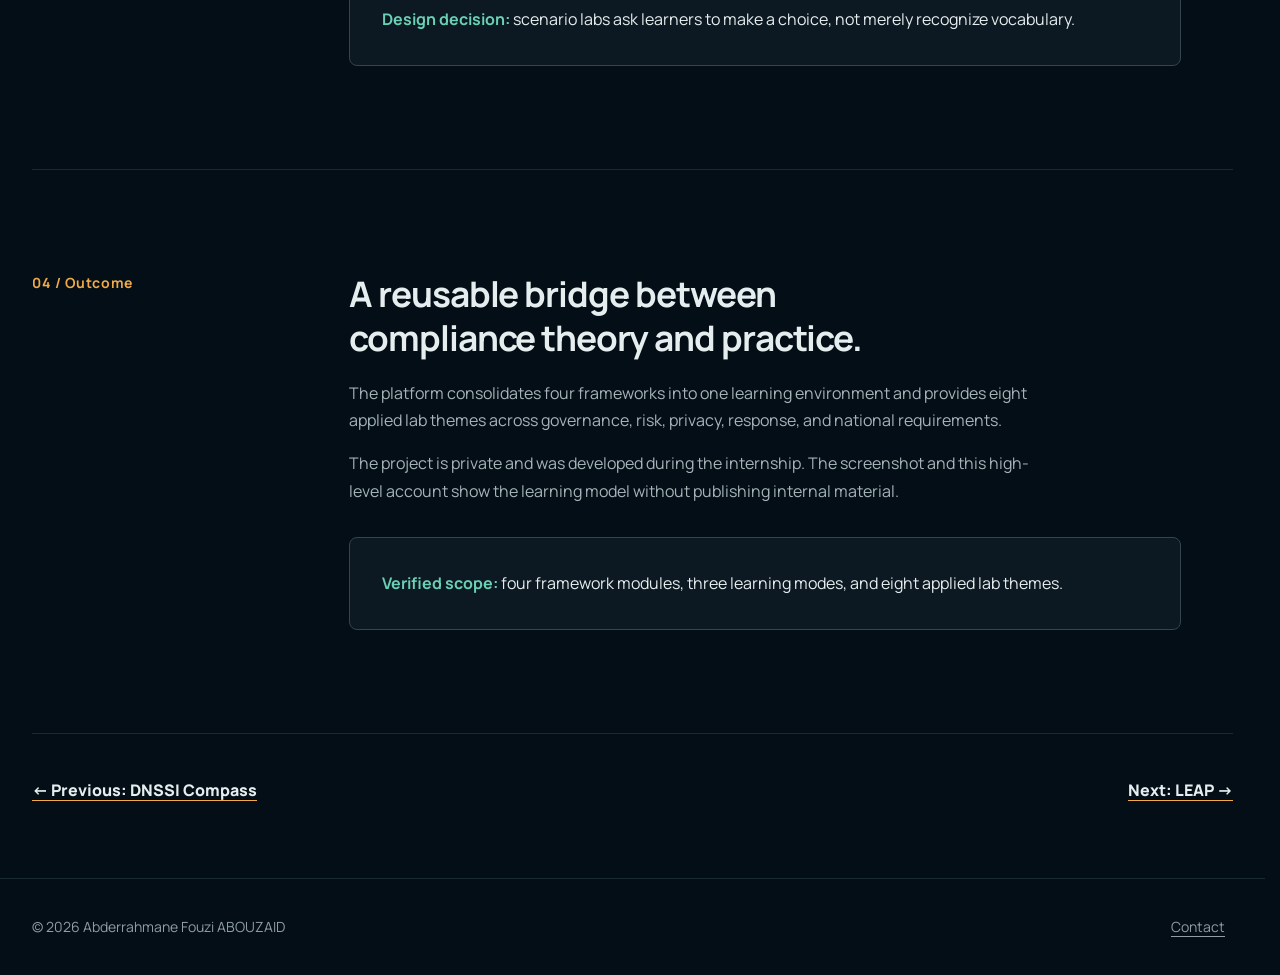
<file: projects/academy.html>
<!doctype html>
<html lang="en">
  <head>
    <meta charset="utf-8" />
    <meta name="viewport" content="width=device-width, initial-scale=1" />
    <title>Standards Academy Case Study | Abderrahmane ABOUZAID</title>
    <meta
      name="description"
      content="Case study of an interactive standards learning platform covering ISO 27001, NIST CSF, GDPR, and DNSSI."
    />
    <meta name="theme-color" content="#101820" />
    <link
      rel="canonical"
      href="https://abderrahmane-fouzi-abouzaid.github.io/projects/academy.html"
    />
    <link rel="icon" href="../favicon.svg" type="image/svg+xml" />
    <meta property="og:type" content="article" />
    <meta property="og:title" content="Cybersecurity Standards Academy" />
    <meta
      property="og:description"
      content="Turning four dense frameworks into courses, scenario labs, and knowledge checks."
    />
    <meta
      property="og:image"
      content="https://abderrahmane-fouzi-abouzaid.github.io/assets/og-cover.png"
    />
    <meta name="twitter:card" content="summary_large_image" />
    <link
      rel="preload"
      href="../assets/fonts/manrope-variable.woff2"
      as="font"
      type="font/woff2"
      crossorigin
    />
    <link rel="stylesheet" href="../styles.css?v=credential-2" />
  </head>
  <body>
    <a class="skip-link" href="#main-content">Skip to main content</a>
    <header class="site-header">
      <nav class="site-nav shell" aria-label="Primary navigation">
        <a
          class="brand"
          href="../index.html"
          aria-label="Abderrahmane Fouzi ABOUZAID, home"
          ><span class="brand-mark" aria-hidden="true">AF</span
          ><span class="brand-name">A.F. ABOUZAID</span></a
        ><button
          class="menu-toggle"
          type="button"
          aria-expanded="false"
          aria-controls="primary-links"
          aria-label="Open navigation"
          data-menu-button
        >
          <span class="menu-toggle-lines" aria-hidden="true"></span>
        </button>
        <div class="nav-links" id="primary-links" data-nav-links>
          <a href="../index.html#work">Work</a
          ><a href="../index.html#experience">Experience</a
          ><a href="../index.html#results">Results</a
          ><a href="../index.html#credentials">Credentials</a
          ><a href="../index.html#capabilities">Capabilities</a
          ><a href="../index.html#contact">Contact</a>
        </div>
      </nav>
    </header>

    <main class="case-main" id="main-content" tabindex="-1">
      <header class="case-hero shell">
        <p class="case-eyebrow">
          Royal Air Maroc / GRC enablement / Solo project
        </p>
        <h1>Cybersecurity Standards Academy</h1>
        <p class="case-deck">
          An interactive learning platform that turns security and privacy
          frameworks into concise courses, applied scenarios, and exercises
          teams can revisit.
        </p>
        <dl class="case-meta">
          <div>
            <dt>Period</dt>
            <dd>Jun–Aug 2026</dd>
          </div>
          <div>
            <dt>Role</dt>
            <dd>Solo design and implementation</dd>
          </div>
          <div>
            <dt>Context</dt>
            <dd>Royal Air Maroc internship</dd>
          </div>
          <div>
            <dt>Status</dt>
            <dd>Private internal project</dd>
          </div>
        </dl>
      </header>

      <figure class="case-visual shell" id="project-image">
        <a
          href="#full-screenshot"
          aria-label="Open the full Standards Academy screenshot"
          ><img
            src="../assets/cybersecurity-standards-academy.webp"
            width="1873"
            height="1071"
            alt="Standards Academy dashboard showing ISO, NIST, GDPR, and DNSSI learning modules"
        /></a>
        <figcaption>
          Module dashboard. Select the image to inspect the full screenshot.
        </figcaption>
      </figure>

      <section class="case-body shell" aria-labelledby="academy-challenge">
        <h2 id="academy-challenge">01 / Challenge</h2>
        <div class="case-content">
          <h3>Standards are useful only when people can apply them.</h3>
          <p>
            ISO/IEC 27001 and 27002, NIST Cybersecurity Framework 2.0, the
            General Data Protection Regulation, and the DNSSI each use different
            structures and language. Reading them is necessary, but passive
            reading alone does not build operational judgment.
          </p>
          <p>
            The platform breaks each framework into a repeatable learning loop.
          </p>
          <ol class="flow-diagram" aria-label="Standards Academy learning flow">
            <li class="flow-step">
              <strong>Framework</strong><span>Structured source material</span>
            </li>
            <li class="flow-step">
              <strong>Course</strong><span>Concise concepts and terms</span>
            </li>
            <li class="flow-step">
              <strong>Scenario</strong><span>Decision in context</span>
            </li>
            <li class="flow-step">
              <strong>Exercise</strong><span>Knowledge check</span>
            </li>
            <li class="flow-step">
              <strong>Reuse</strong><span>Return to the module later</span>
            </li>
          </ol>
        </div>
      </section>

      <section class="case-body shell" aria-labelledby="academy-learning">
        <h2 id="academy-learning">02 / Learning design</h2>
        <div class="case-content">
          <h3>Four modules, three ways to learn.</h3>
          <div class="decision-grid">
            <article class="decision">
              <span>ISO 27001/27002</span>
              <h4>ISMS and controls</h4>
              <p>
                Includes Statement of Applicability reasoning and
                confidentiality, integrity, and availability classification.
              </p>
            </article>
            <article class="decision">
              <span>NIST CSF 2.0</span>
              <h4>Risk functions</h4>
              <p>
                Uses ransomware-response mapping and current-to-target profile
                gap analysis.
              </p>
            </article>
            <article class="decision">
              <span>GDPR</span>
              <h4>Privacy decisions</h4>
              <p>
                Includes breach triage, the 72-hour notification context, and
                data-protection impact reasoning.
              </p>
            </article>
            <article class="decision">
              <span>DNSSI</span>
              <h4>National requirements</h4>
              <p>
                Uses critical-infrastructure classification and directive audit
                exercises.
              </p>
            </article>
          </div>
          <p>
            Each module offers a course view, scenario-based labs, and
            exercises. Content is structured as reusable data instead of being
            tied directly to presentation markup.
          </p>
        </div>
      </section>

      <section class="case-body shell" aria-labelledby="academy-engineering">
        <h2 id="academy-engineering">03 / Engineering</h2>
        <div class="case-content">
          <h3>Secure delivery supports the learning promise.</h3>
          <p>
            The interface is built with React and TypeScript and backed by a
            Python FastAPI service. Authentication uses salted
            PBKDF2-HMAC-SHA256 password hashing, constant-time comparison, and
            protected sessions.
          </p>
          <p>
            The content model separates frameworks, lessons, labs, and exercises
            so new material can be added without redesigning the interface.
          </p>
          <div class="evidence-note">
            <strong>Design decision:</strong> scenario labs ask learners to make
            a choice, not merely recognize vocabulary.
          </div>
        </div>
      </section>

      <section class="case-body shell" aria-labelledby="academy-outcome">
        <h2 id="academy-outcome">04 / Outcome</h2>
        <div class="case-content">
          <h3>A reusable bridge between compliance theory and practice.</h3>
          <p>
            The platform consolidates four frameworks into one learning
            environment and provides eight applied lab themes across governance,
            risk, privacy, response, and national requirements.
          </p>
          <p>
            The project is private and was developed during the internship. The
            screenshot and this high-level account show the learning model
            without publishing internal material.
          </p>
          <div class="evidence-note">
            <strong>Verified scope:</strong> four framework modules, three
            learning modes, and eight applied lab themes.
          </div>
        </div>
      </section>

      <nav class="case-next shell" aria-label="Case study navigation">
        <a href="dnssi.html">← Previous: DNSSI Compass</a
        ><a href="leap.html">Next: LEAP →</a>
      </nav>
    </main>
    <footer class="site-footer">
      <div class="shell footer-inner">
        <span>© <span data-year></span> Abderrahmane Fouzi ABOUZAID</span
        ><span class="footer-links"
          ><a href="../index.html#contact">Contact</a></span
        >
      </div>
    </footer>
    <section
      class="screenshot-viewer screenshot-fallback"
      id="full-screenshot"
      role="region"
      aria-labelledby="full-screenshot-title"
    >
      <div class="screenshot-toolbar">
        <a class="screenshot-back" href="#project-image"
          >← Back to case study</a
        >
        <h2 class="screenshot-title" id="full-screenshot-title">
          Cybersecurity Standards Academy
        </h2>
      </div>
      <div
        class="screenshot-stage"
        tabindex="0"
        role="region"
        aria-label="Full screenshot"
      >
        <img
          src="../assets/cybersecurity-standards-academy.webp"
          width="1873"
          height="1071"
          alt="Standards Academy dashboard showing ISO, NIST, GDPR, and DNSSI learning modules"
        />
      </div>
    </section>

    <script src="../script.js?v=credential-1" defer></script>
  </body>
</html>
</file>
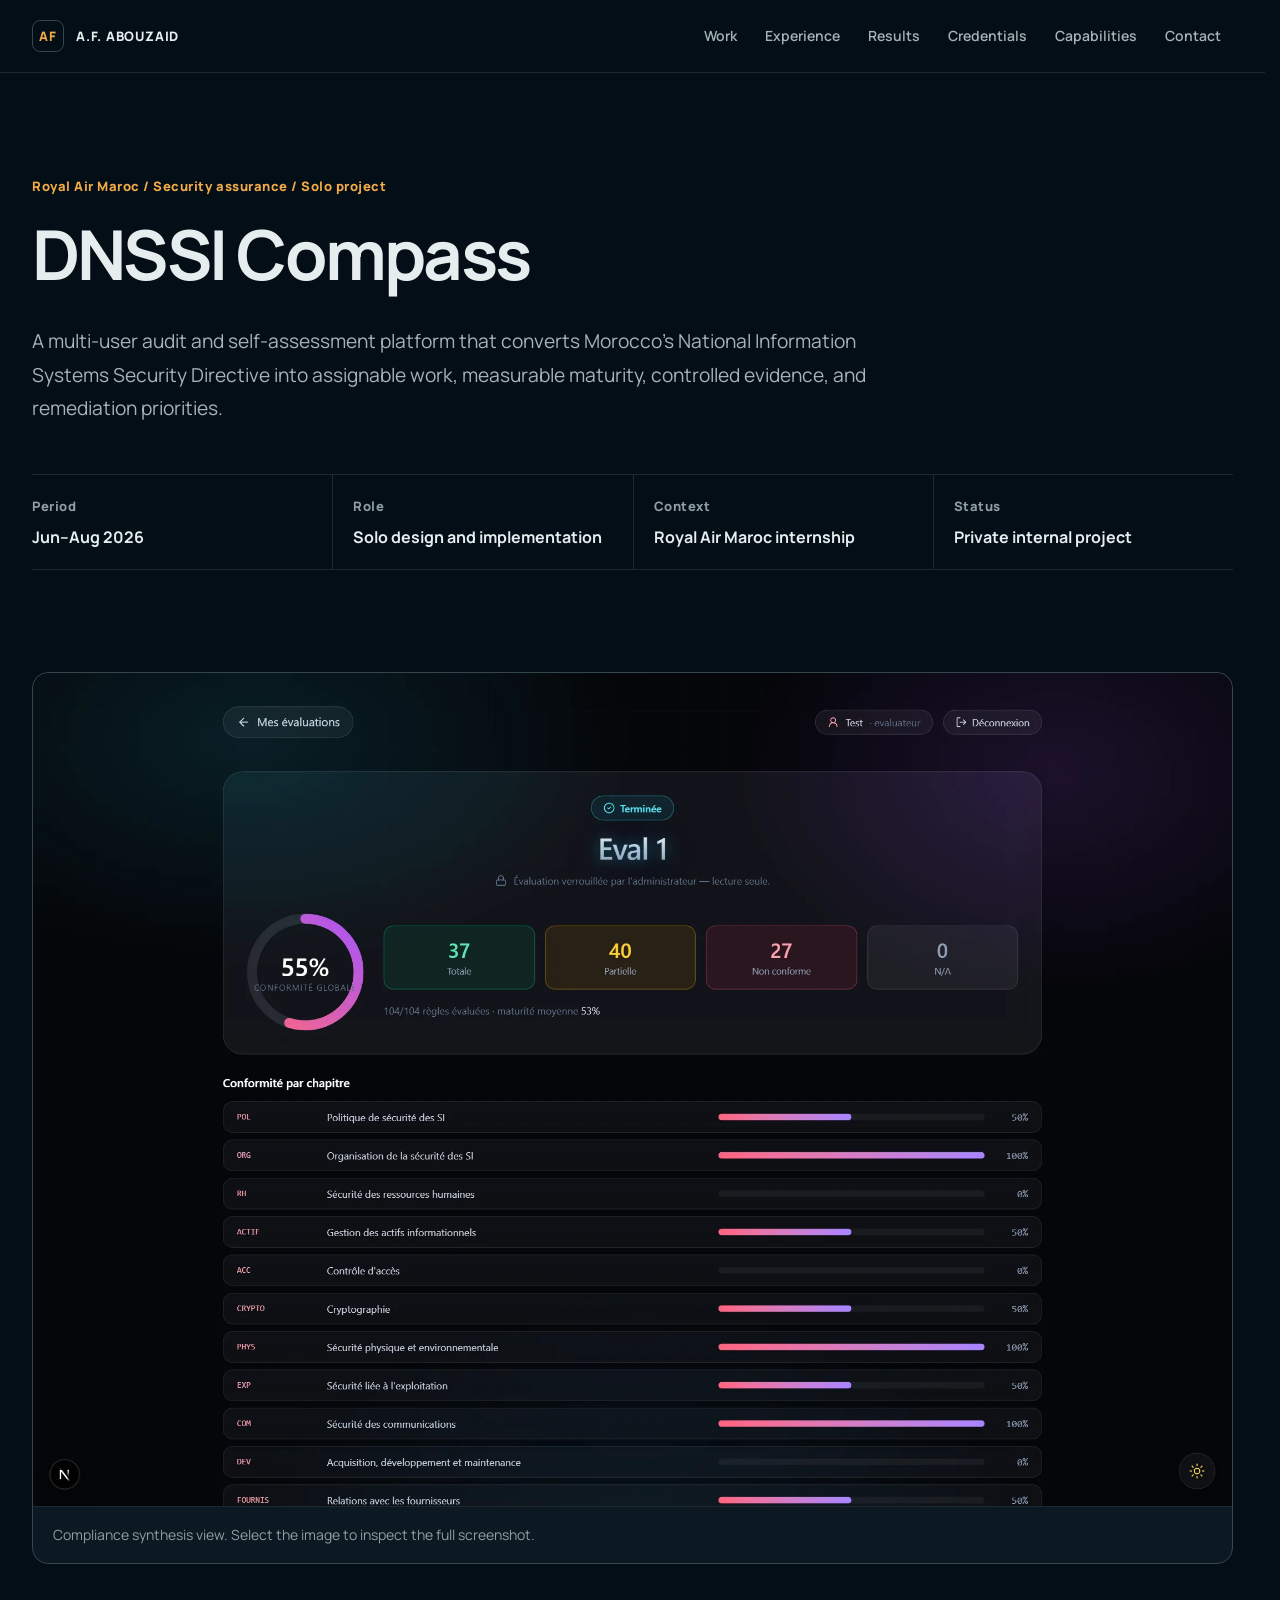
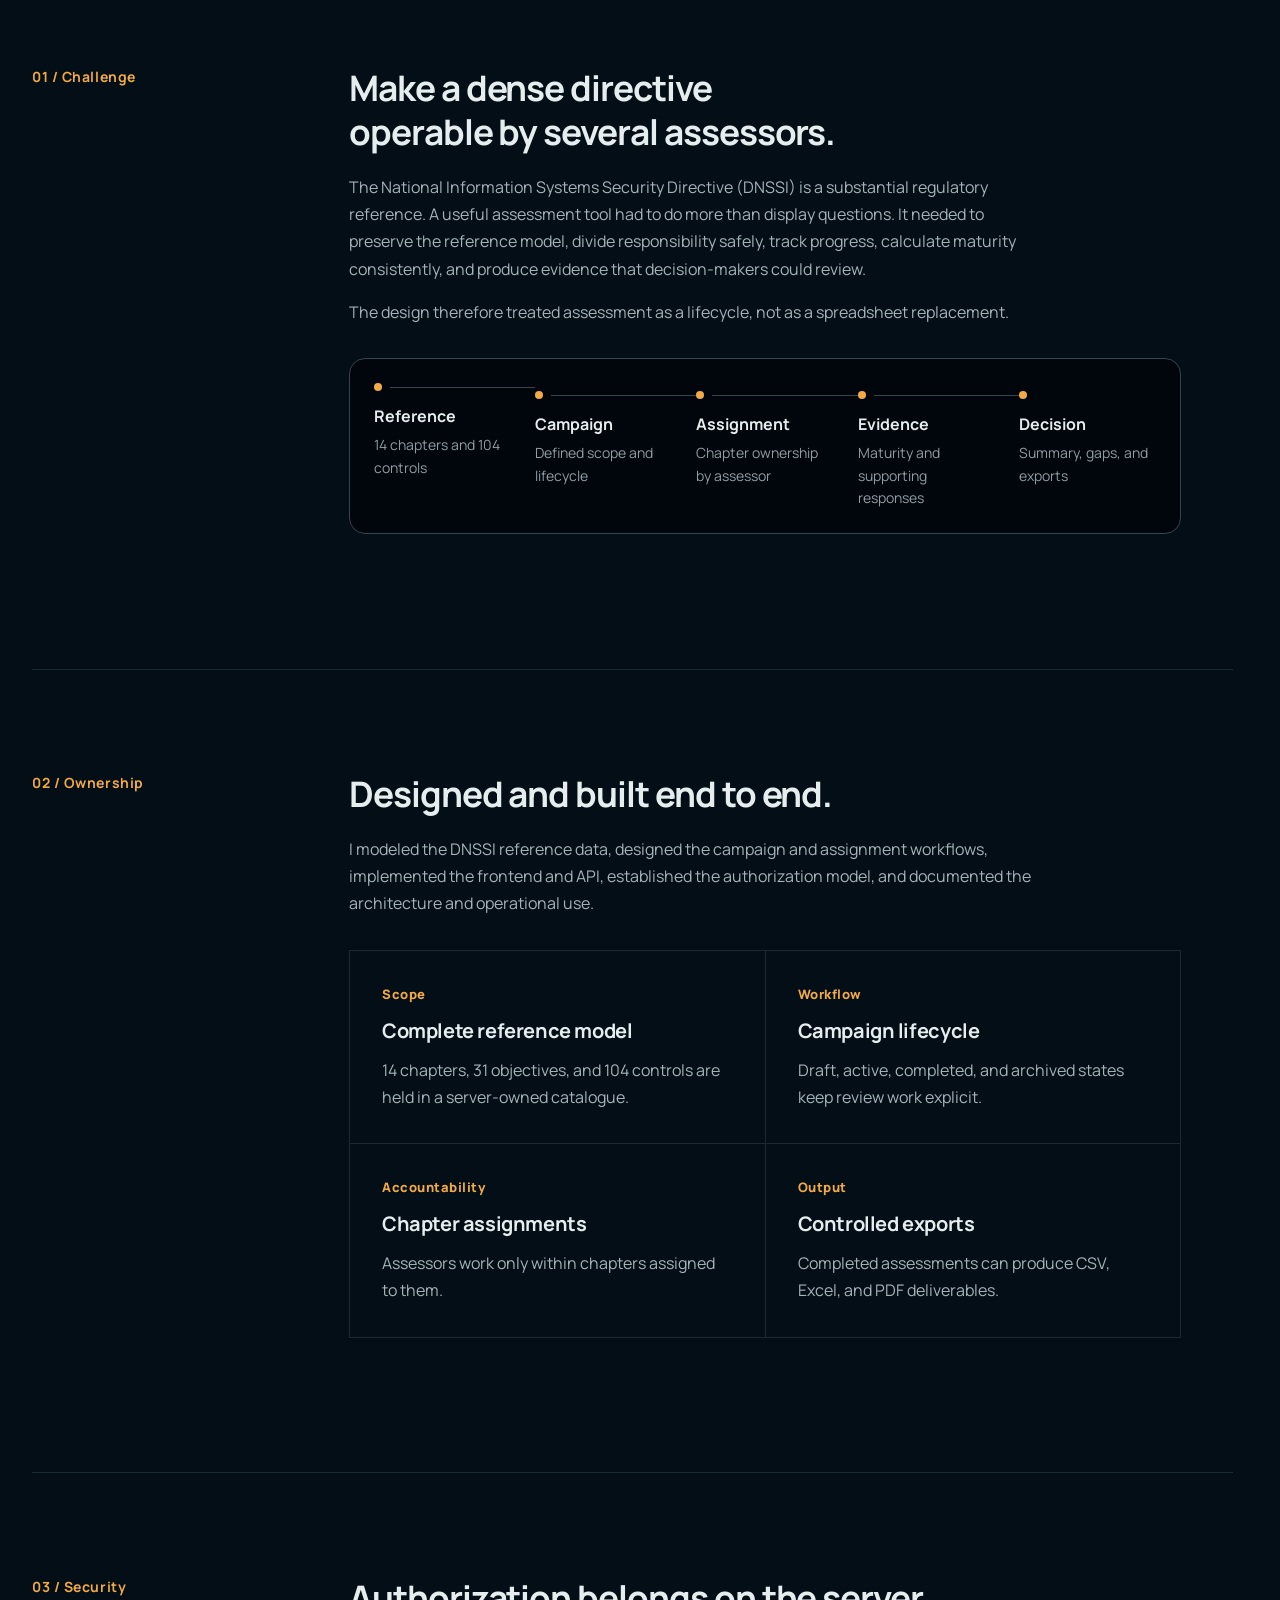
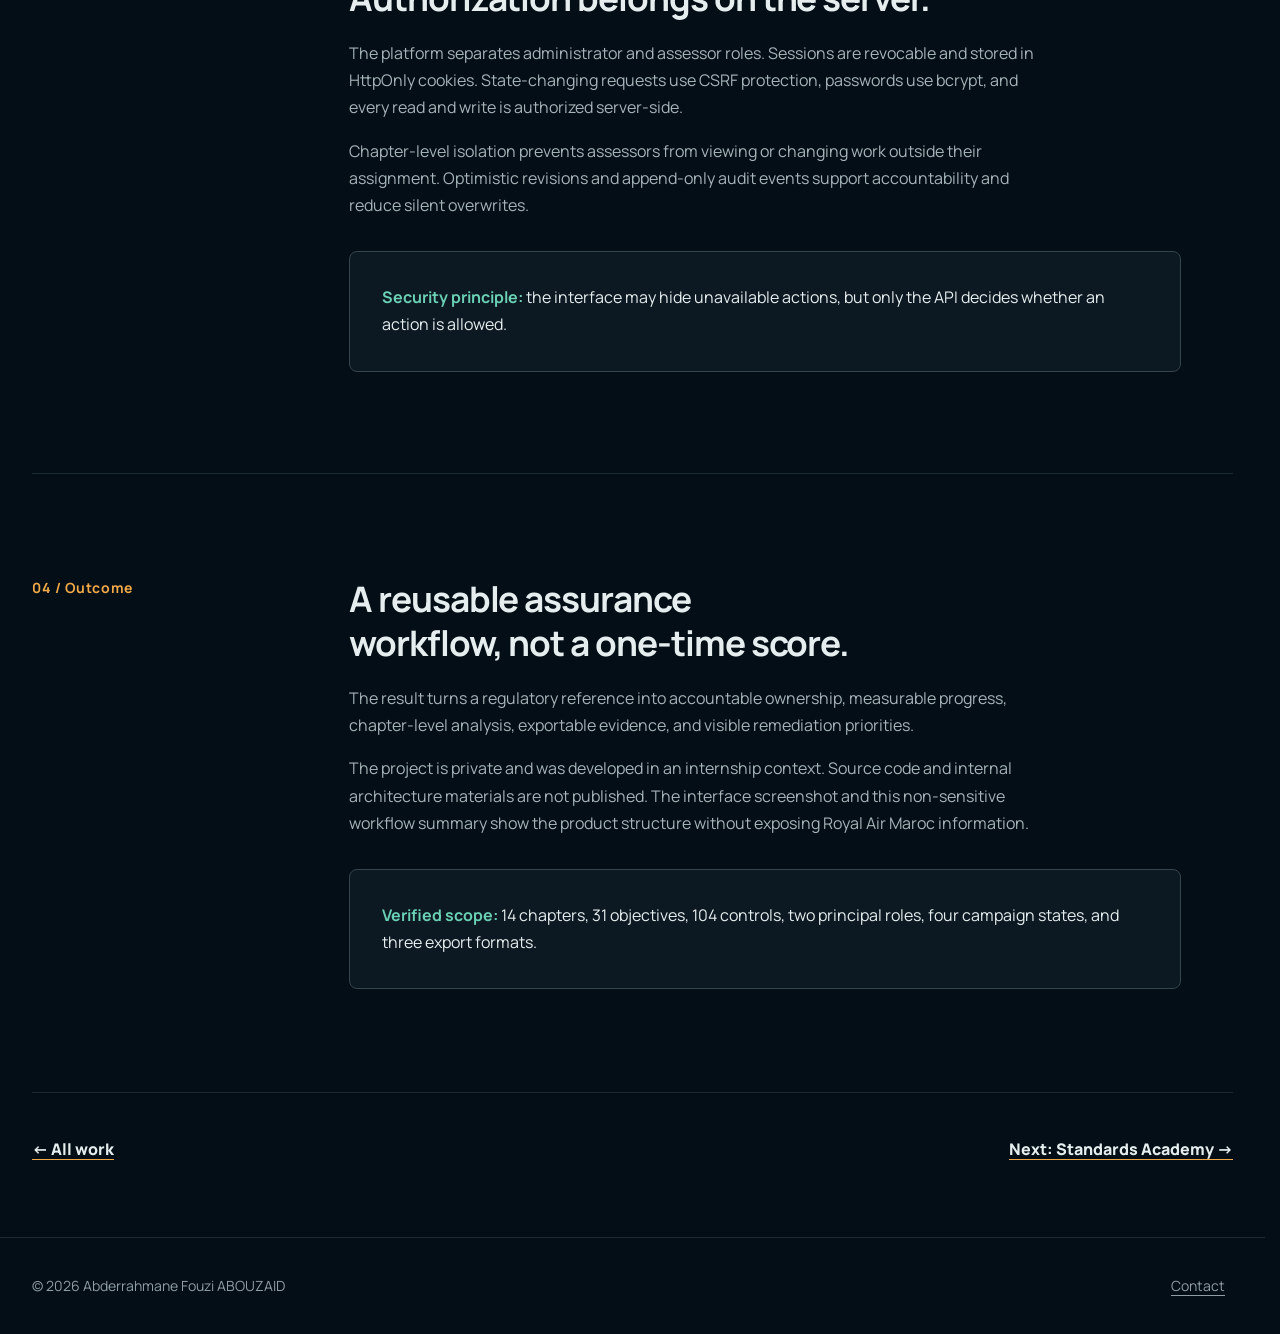
<file: projects/dnssi.html>
<!doctype html>
<html lang="en">
  <head>
    <meta charset="utf-8" />
    <meta name="viewport" content="width=device-width, initial-scale=1" />
    <title>DNSSI Compass Case Study | Abderrahmane Fouzi ABOUZAID</title>
    <meta
      name="description"
      content="Case study of a multi-user DNSSI security assurance platform built by Abderrahmane Fouzi ABOUZAID during his Royal Air Maroc internship."
    />
    <meta name="theme-color" content="#101820" />
    <link
      rel="canonical"
      href="https://abderrahmane-fouzi-abouzaid.github.io/projects/dnssi.html"
    />
    <link rel="icon" href="../favicon.svg" type="image/svg+xml" />
    <meta property="og:type" content="article" />
    <meta
      property="og:title"
      content="DNSSI Compass: Security Assurance Platform"
    />
    <meta
      property="og:description"
      content="Turning 104 security controls into assignable campaigns, measurable maturity, and controlled evidence."
    />
    <meta
      property="og:image"
      content="https://abderrahmane-fouzi-abouzaid.github.io/assets/og-cover.png"
    />
    <meta name="twitter:card" content="summary_large_image" />
    <link
      rel="preload"
      href="../assets/fonts/manrope-variable.woff2"
      as="font"
      type="font/woff2"
      crossorigin
    />
    <link rel="stylesheet" href="../styles.css?v=credential-2" />
  </head>
  <body>
    <a class="skip-link" href="#main-content">Skip to main content</a>
    <header class="site-header">
      <nav class="site-nav shell" aria-label="Primary navigation">
        <a
          class="brand"
          href="../index.html"
          aria-label="Abderrahmane Fouzi ABOUZAID, home"
          ><span class="brand-mark" aria-hidden="true">AF</span
          ><span class="brand-name">A.F. ABOUZAID</span></a
        >
        <button
          class="menu-toggle"
          type="button"
          aria-expanded="false"
          aria-controls="primary-links"
          aria-label="Open navigation"
          data-menu-button
        >
          <span class="menu-toggle-lines" aria-hidden="true"></span>
        </button>
        <div class="nav-links" id="primary-links" data-nav-links>
          <a href="../index.html#work">Work</a
          ><a href="../index.html#experience">Experience</a
          ><a href="../index.html#results">Results</a
          ><a href="../index.html#credentials">Credentials</a
          ><a href="../index.html#capabilities">Capabilities</a
          ><a href="../index.html#contact">Contact</a>
        </div>
      </nav>
    </header>

    <main class="case-main" id="main-content" tabindex="-1">
      <header class="case-hero shell">
        <p class="case-eyebrow">
          Royal Air Maroc / Security assurance / Solo project
        </p>
        <h1>DNSSI Compass</h1>
        <p class="case-deck">
          A multi-user audit and self-assessment platform that converts
          Morocco's National Information Systems Security Directive into
          assignable work, measurable maturity, controlled evidence, and
          remediation priorities.
        </p>
        <dl class="case-meta">
          <div>
            <dt>Period</dt>
            <dd>Jun–Aug 2026</dd>
          </div>
          <div>
            <dt>Role</dt>
            <dd>Solo design and implementation</dd>
          </div>
          <div>
            <dt>Context</dt>
            <dd>Royal Air Maroc internship</dd>
          </div>
          <div>
            <dt>Status</dt>
            <dd>Private internal project</dd>
          </div>
        </dl>
      </header>

      <figure class="case-visual shell" id="project-image">
        <a
          href="#full-screenshot"
          aria-label="Open the full DNSSI Compass screenshot"
        >
          <img
            src="../assets/dnssi-compass.webp"
            width="2160"
            height="1500"
            alt="DNSSI Compass compliance summary showing maturity and chapter-level results"
          />
        </a>
        <figcaption>
          Compliance synthesis view. Select the image to inspect the full
          screenshot.
        </figcaption>
      </figure>

      <section class="case-body shell" aria-labelledby="dnssi-challenge">
        <h2 id="dnssi-challenge">01 / Challenge</h2>
        <div class="case-content">
          <h3>Make a dense directive operable by several assessors.</h3>
          <p>
            The National Information Systems Security Directive (DNSSI) is a
            substantial regulatory reference. A useful assessment tool had to do
            more than display questions. It needed to preserve the reference
            model, divide responsibility safely, track progress, calculate
            maturity consistently, and produce evidence that decision-makers
            could review.
          </p>
          <p>
            The design therefore treated assessment as a lifecycle, not as a
            spreadsheet replacement.
          </p>
          <ol class="flow-diagram" aria-label="DNSSI assurance workflow">
            <li class="flow-step">
              <strong>Reference</strong
              ><span>14 chapters and 104 controls</span>
            </li>
            <li class="flow-step">
              <strong>Campaign</strong><span>Defined scope and lifecycle</span>
            </li>
            <li class="flow-step">
              <strong>Assignment</strong
              ><span>Chapter ownership by assessor</span>
            </li>
            <li class="flow-step">
              <strong>Evidence</strong
              ><span>Maturity and supporting responses</span>
            </li>
            <li class="flow-step">
              <strong>Decision</strong><span>Summary, gaps, and exports</span>
            </li>
          </ol>
        </div>
      </section>

      <section class="case-body shell" aria-labelledby="dnssi-ownership">
        <h2 id="dnssi-ownership">02 / Ownership</h2>
        <div class="case-content">
          <h3>Designed and built end to end.</h3>
          <p>
            I modeled the DNSSI reference data, designed the campaign and
            assignment workflows, implemented the frontend and API, established
            the authorization model, and documented the architecture and
            operational use.
          </p>
          <div class="decision-grid">
            <article class="decision">
              <span>Scope</span>
              <h4>Complete reference model</h4>
              <p>
                14 chapters, 31 objectives, and 104 controls are held in a
                server-owned catalogue.
              </p>
            </article>
            <article class="decision">
              <span>Workflow</span>
              <h4>Campaign lifecycle</h4>
              <p>
                Draft, active, completed, and archived states keep review work
                explicit.
              </p>
            </article>
            <article class="decision">
              <span>Accountability</span>
              <h4>Chapter assignments</h4>
              <p>Assessors work only within chapters assigned to them.</p>
            </article>
            <article class="decision">
              <span>Output</span>
              <h4>Controlled exports</h4>
              <p>
                Completed assessments can produce CSV, Excel, and PDF
                deliverables.
              </p>
            </article>
          </div>
        </div>
      </section>

      <section
        class="case-body shell"
        id="security"
        aria-labelledby="dnssi-security"
      >
        <h2 id="dnssi-security">03 / Security</h2>
        <div class="case-content">
          <h3>Authorization belongs on the server.</h3>
          <p>
            The platform separates administrator and assessor roles. Sessions
            are revocable and stored in HttpOnly cookies. State-changing
            requests use CSRF protection, passwords use bcrypt, and every read
            and write is authorized server-side.
          </p>
          <p>
            Chapter-level isolation prevents assessors from viewing or changing
            work outside their assignment. Optimistic revisions and append-only
            audit events support accountability and reduce silent overwrites.
          </p>
          <div class="evidence-note">
            <strong>Security principle:</strong> the interface may hide
            unavailable actions, but only the API decides whether an action is
            allowed.
          </div>
        </div>
      </section>

      <section class="case-body shell" aria-labelledby="dnssi-outcome">
        <h2 id="dnssi-outcome">04 / Outcome</h2>
        <div class="case-content">
          <h3>A reusable assurance workflow, not a one-time score.</h3>
          <p>
            The result turns a regulatory reference into accountable ownership,
            measurable progress, chapter-level analysis, exportable evidence,
            and visible remediation priorities.
          </p>
          <p>
            The project is private and was developed in an internship context.
            Source code and internal architecture materials are not published.
            The interface screenshot and this non-sensitive workflow summary
            show the product structure without exposing Royal Air Maroc
            information.
          </p>
          <div class="evidence-note">
            <strong>Verified scope:</strong> 14 chapters, 31 objectives, 104
            controls, two principal roles, four campaign states, and three
            export formats.
          </div>
        </div>
      </section>

      <nav class="case-next shell" aria-label="Case study navigation">
        <a href="../index.html#work">← All work</a>
        <a href="academy.html">Next: Standards Academy →</a>
      </nav>
    </main>

    <footer class="site-footer">
      <div class="shell footer-inner">
        <span>© <span data-year></span> Abderrahmane Fouzi ABOUZAID</span
        ><span class="footer-links"
          ><a href="../index.html#contact">Contact</a></span
        >
      </div>
    </footer>
    <section
      class="screenshot-viewer screenshot-fallback"
      id="full-screenshot"
      role="region"
      aria-labelledby="full-screenshot-title"
    >
      <div class="screenshot-toolbar">
        <a class="screenshot-back" href="#project-image"
          >← Back to case study</a
        >
        <h2 class="screenshot-title" id="full-screenshot-title">
          DNSSI Compass
        </h2>
      </div>
      <div
        class="screenshot-stage"
        tabindex="0"
        role="region"
        aria-label="Full screenshot"
      >
        <img
          src="../assets/dnssi-compass.webp"
          width="2160"
          height="1500"
          alt="DNSSI Compass compliance summary showing maturity and chapter-level results"
        />
      </div>
    </section>

    <script src="../script.js?v=credential-1" defer></script>
  </body>
</html>
</file>
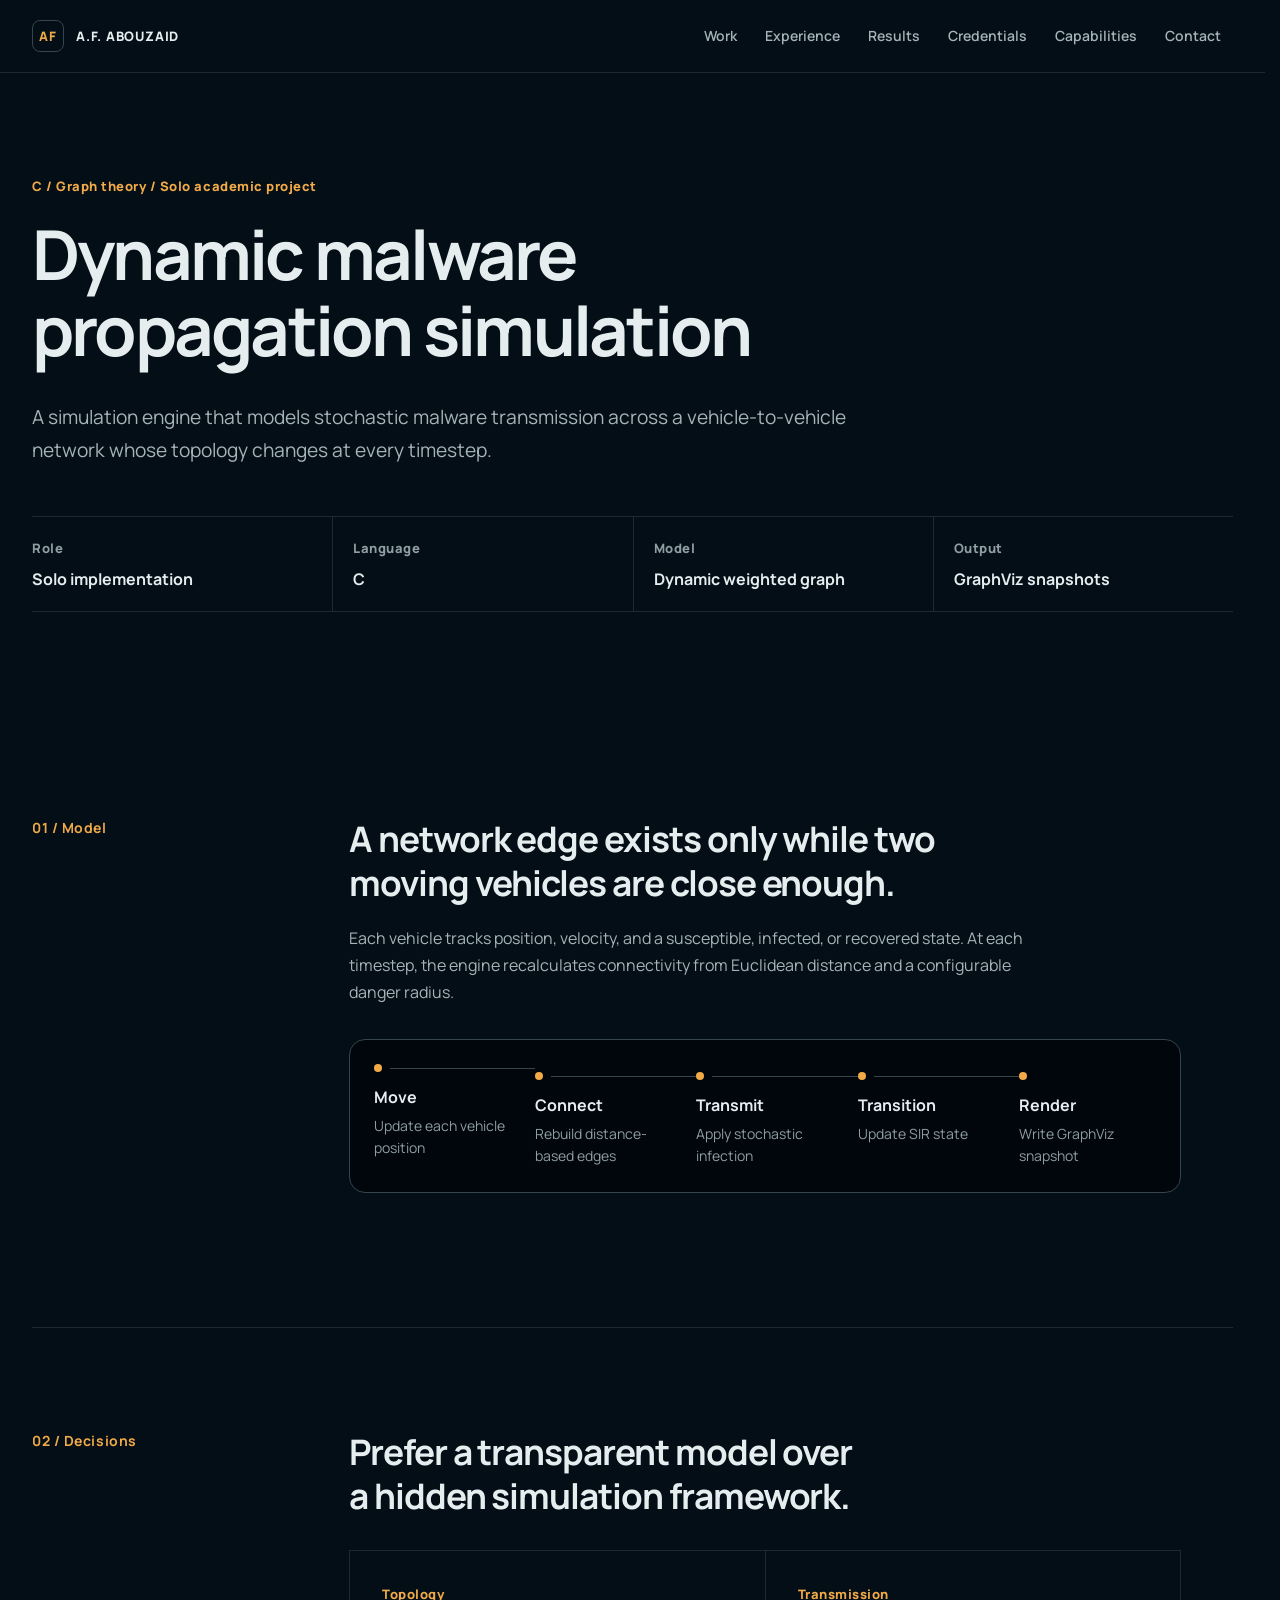
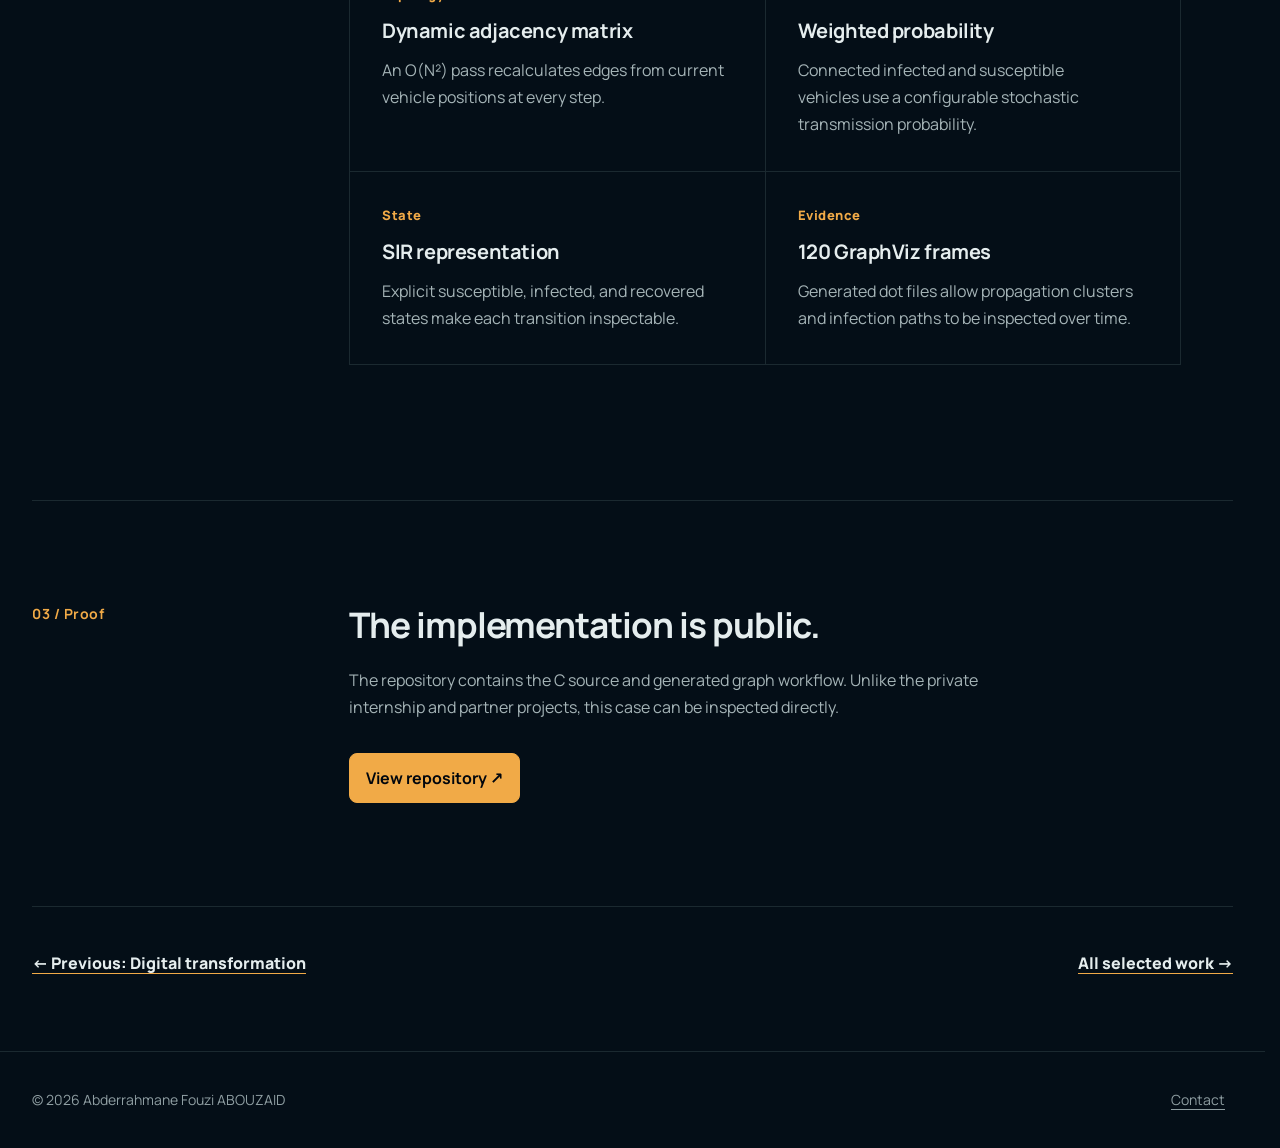
<file: projects/graph-simulation.html>
<!doctype html>
<html lang="en">
  <head>
    <meta charset="utf-8" />
    <meta name="viewport" content="width=device-width, initial-scale=1" />
    <title>Graph-Based Epidemic Simulation | Abderrahmane Fouzi ABOUZAID</title>
    <meta
      name="description"
      content="A C and graph-theory simulation of malware propagation across dynamic vehicle-to-vehicle networks."
    />
    <meta name="theme-color" content="#101820" />
    <link
      rel="canonical"
      href="https://abderrahmane-fouzi-abouzaid.github.io/projects/graph-simulation.html"
    />
    <link rel="icon" href="../favicon.svg" type="image/svg+xml" />
    <meta property="og:type" content="article" />
    <meta property="og:title" content="Graph-Based Epidemic Simulation" />
    <meta
      property="og:description"
      content="Modeling stochastic malware propagation across a dynamic vehicle network in C."
    />
    <meta
      property="og:image"
      content="https://abderrahmane-fouzi-abouzaid.github.io/assets/og-cover.png"
    />
    <meta name="twitter:card" content="summary_large_image" />
    <link
      rel="preload"
      href="../assets/fonts/manrope-variable.woff2"
      as="font"
      type="font/woff2"
      crossorigin
    />
    <link rel="stylesheet" href="../styles.css?v=credential-2" />
  </head>
  <body>
    <a class="skip-link" href="#main-content">Skip to main content</a>
    <header class="site-header">
      <nav class="site-nav shell" aria-label="Primary navigation">
        <a
          class="brand"
          href="../index.html"
          aria-label="Abderrahmane Fouzi ABOUZAID, home"
          ><span class="brand-mark" aria-hidden="true">AF</span
          ><span class="brand-name">A.F. ABOUZAID</span></a
        ><button
          class="menu-toggle"
          type="button"
          aria-expanded="false"
          aria-controls="primary-links"
          aria-label="Open navigation"
          data-menu-button
        >
          <span class="menu-toggle-lines" aria-hidden="true"></span>
        </button>
        <div class="nav-links" id="primary-links" data-nav-links>
          <a href="../index.html#work">Work</a
          ><a href="../index.html#experience">Experience</a
          ><a href="../index.html#results">Results</a
          ><a href="../index.html#credentials">Credentials</a
          ><a href="../index.html#capabilities">Capabilities</a
          ><a href="../index.html#contact">Contact</a>
        </div>
      </nav>
    </header>
    <main class="case-main" id="main-content" tabindex="-1">
      <header class="case-hero shell">
        <p class="case-eyebrow">C / Graph theory / Solo academic project</p>
        <h1>Dynamic malware propagation simulation</h1>
        <p class="case-deck">
          A simulation engine that models stochastic malware transmission across
          a vehicle-to-vehicle network whose topology changes at every timestep.
        </p>
        <dl class="case-meta">
          <div>
            <dt>Role</dt>
            <dd>Solo implementation</dd>
          </div>
          <div>
            <dt>Language</dt>
            <dd>C</dd>
          </div>
          <div>
            <dt>Model</dt>
            <dd>Dynamic weighted graph</dd>
          </div>
          <div>
            <dt>Output</dt>
            <dd>GraphViz snapshots</dd>
          </div>
        </dl>
      </header>
      <section class="case-body shell" aria-labelledby="graph-model">
        <h2 id="graph-model">01 / Model</h2>
        <div class="case-content">
          <h3>
            A network edge exists only while two moving vehicles are close
            enough.
          </h3>
          <p>
            Each vehicle tracks position, velocity, and a susceptible, infected,
            or recovered state. At each timestep, the engine recalculates
            connectivity from Euclidean distance and a configurable danger
            radius.
          </p>
          <ol class="flow-diagram" aria-label="Simulation timestep">
            <li class="flow-step">
              <strong>Move</strong><span>Update each vehicle position</span>
            </li>
            <li class="flow-step">
              <strong>Connect</strong><span>Rebuild distance-based edges</span>
            </li>
            <li class="flow-step">
              <strong>Transmit</strong><span>Apply stochastic infection</span>
            </li>
            <li class="flow-step">
              <strong>Transition</strong><span>Update SIR state</span>
            </li>
            <li class="flow-step">
              <strong>Render</strong><span>Write GraphViz snapshot</span>
            </li>
          </ol>
        </div>
      </section>
      <section class="case-body shell" aria-labelledby="graph-decisions">
        <h2 id="graph-decisions">02 / Decisions</h2>
        <div class="case-content">
          <h3>
            Prefer a transparent model over a hidden simulation framework.
          </h3>
          <div class="decision-grid">
            <article class="decision">
              <span>Topology</span>
              <h4>Dynamic adjacency matrix</h4>
              <p>
                An O(N²) pass recalculates edges from current vehicle positions
                at every step.
              </p>
            </article>
            <article class="decision">
              <span>Transmission</span>
              <h4>Weighted probability</h4>
              <p>
                Connected infected and susceptible vehicles use a configurable
                stochastic transmission probability.
              </p>
            </article>
            <article class="decision">
              <span>State</span>
              <h4>SIR representation</h4>
              <p>
                Explicit susceptible, infected, and recovered states make each
                transition inspectable.
              </p>
            </article>
            <article class="decision">
              <span>Evidence</span>
              <h4>120 GraphViz frames</h4>
              <p>
                Generated dot files allow propagation clusters and infection
                paths to be inspected over time.
              </p>
            </article>
          </div>
        </div>
      </section>
      <section class="case-body shell" aria-labelledby="graph-proof">
        <h2 id="graph-proof">03 / Proof</h2>
        <div class="case-content">
          <h3>The implementation is public.</h3>
          <p>
            The repository contains the C source and generated graph workflow.
            Unlike the private internship and partner projects, this case can be
            inspected directly.
          </p>
          <div class="action-row">
            <a
              class="button button-primary"
              href="https://github.com/Abderrahmane-Fouzi-ABOUZAID/V2V-cyberattack-simulation-using-graphs"
              target="_blank"
              rel="noopener noreferrer"
              aria-label="View the graph simulation repository, opens in a new tab"
              >View repository ↗</a
            >
          </div>
        </div>
      </section>
      <nav class="case-next shell" aria-label="Case study navigation">
        <a href="pwc.html">← Previous: Digital transformation</a
        ><a href="../index.html#work">All selected work →</a>
      </nav>
    </main>
    <footer class="site-footer">
      <div class="shell footer-inner">
        <span>© <span data-year></span> Abderrahmane Fouzi ABOUZAID</span
        ><span class="footer-links"
          ><a href="../index.html#contact">Contact</a></span
        >
      </div>
    </footer>
    <script src="../script.js?v=credential-1" defer></script>
  </body>
</html>
</file>
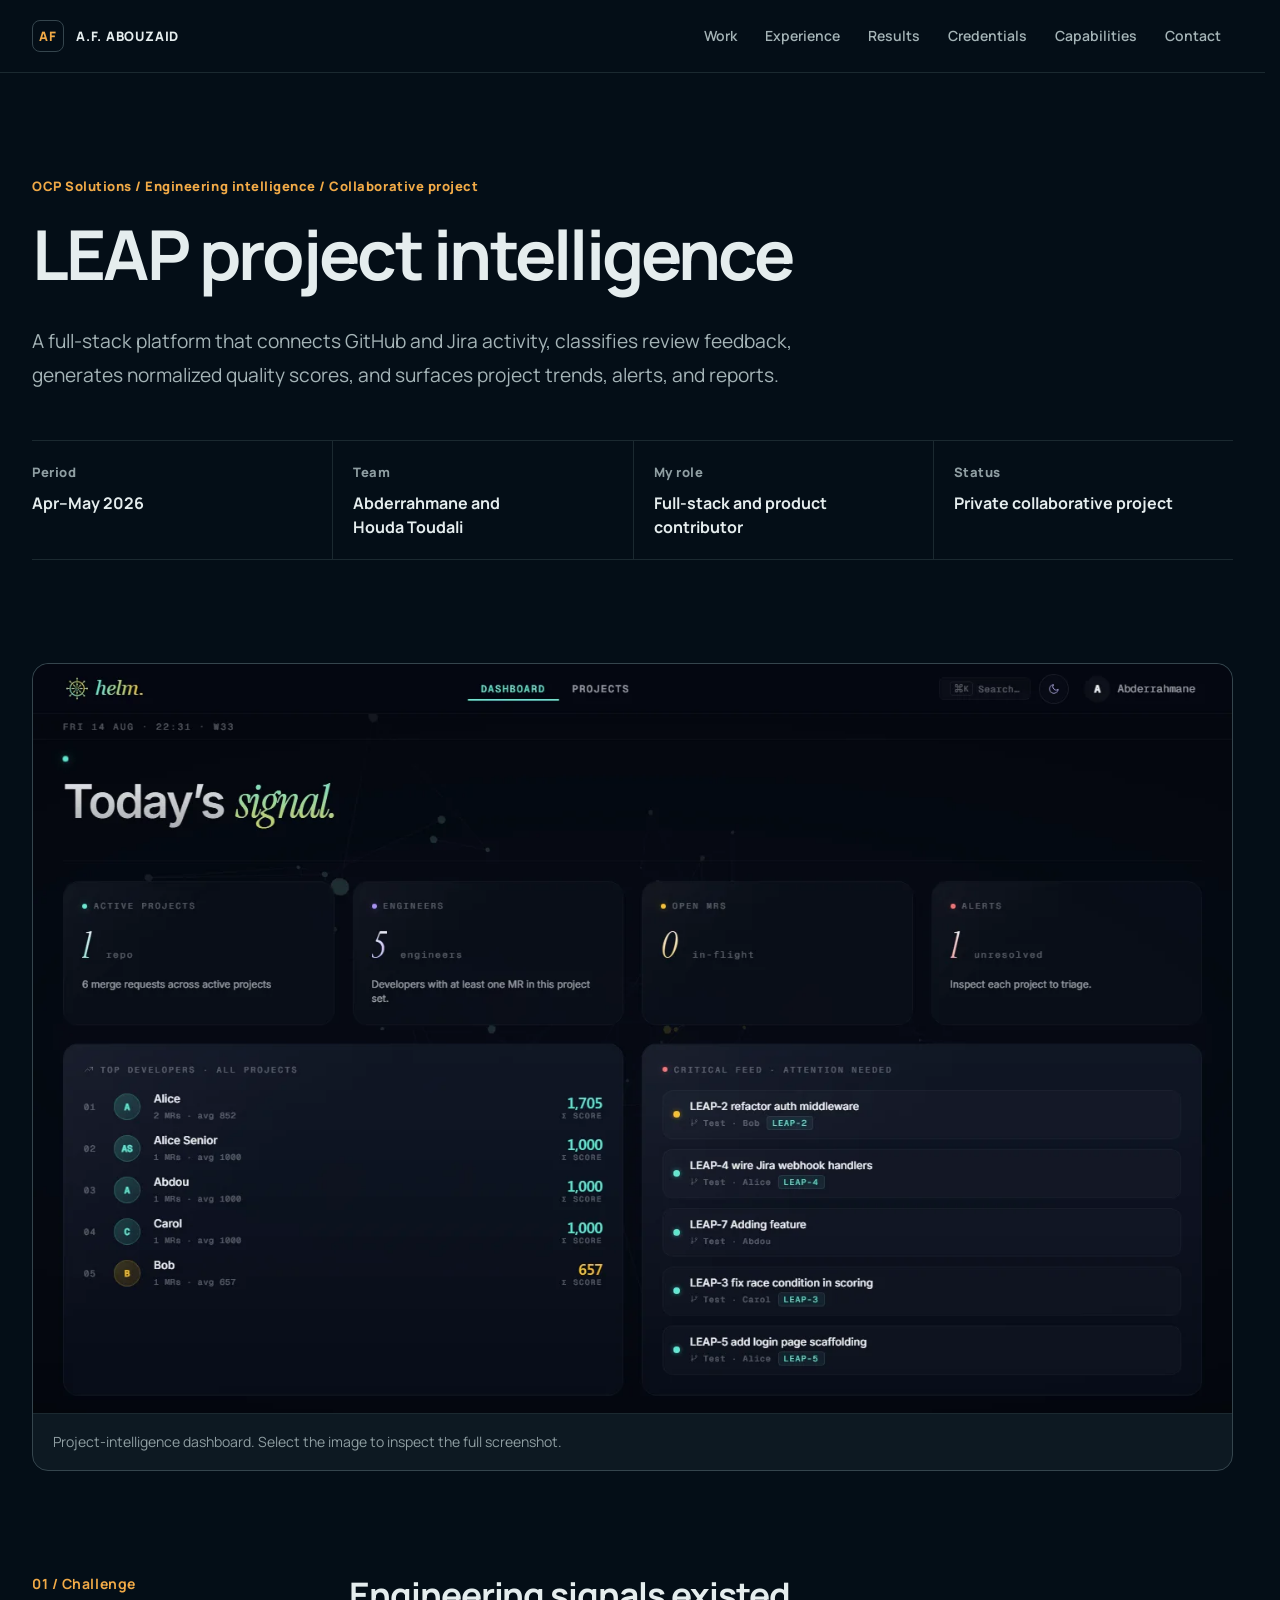
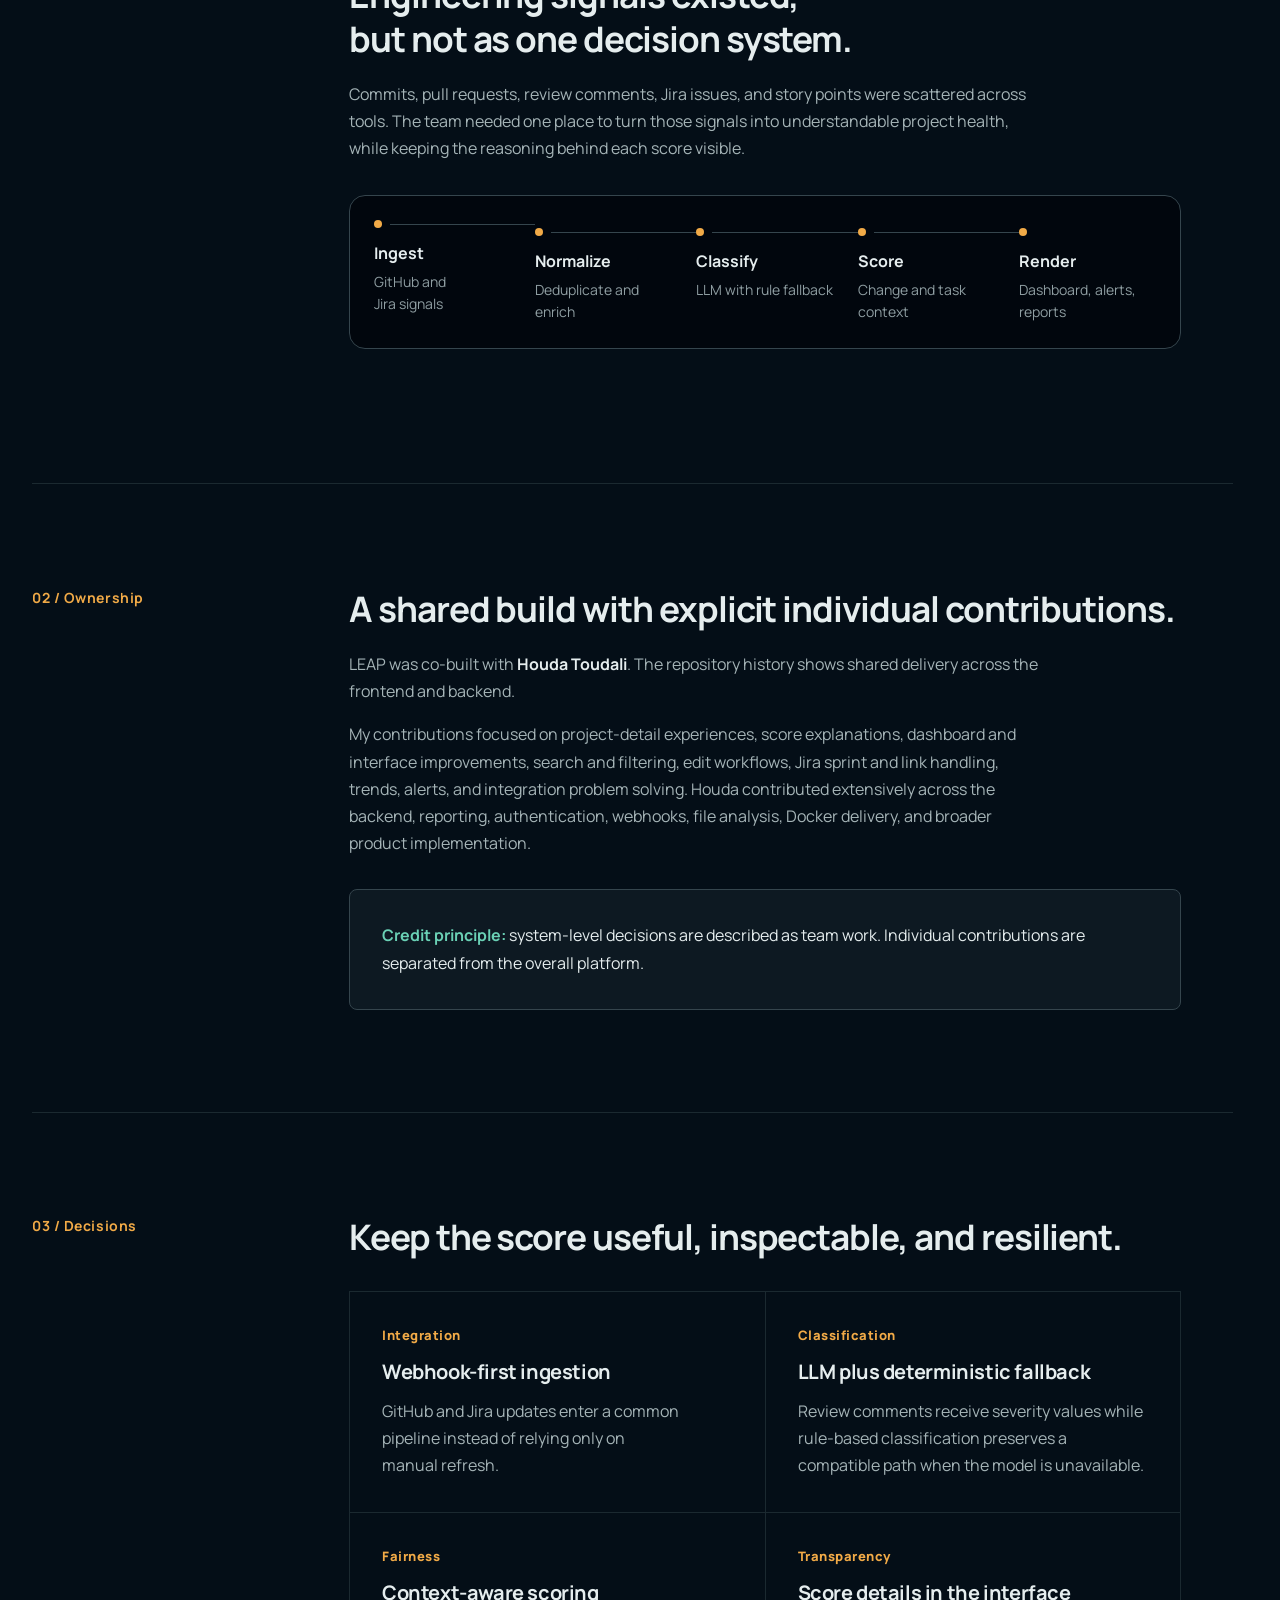
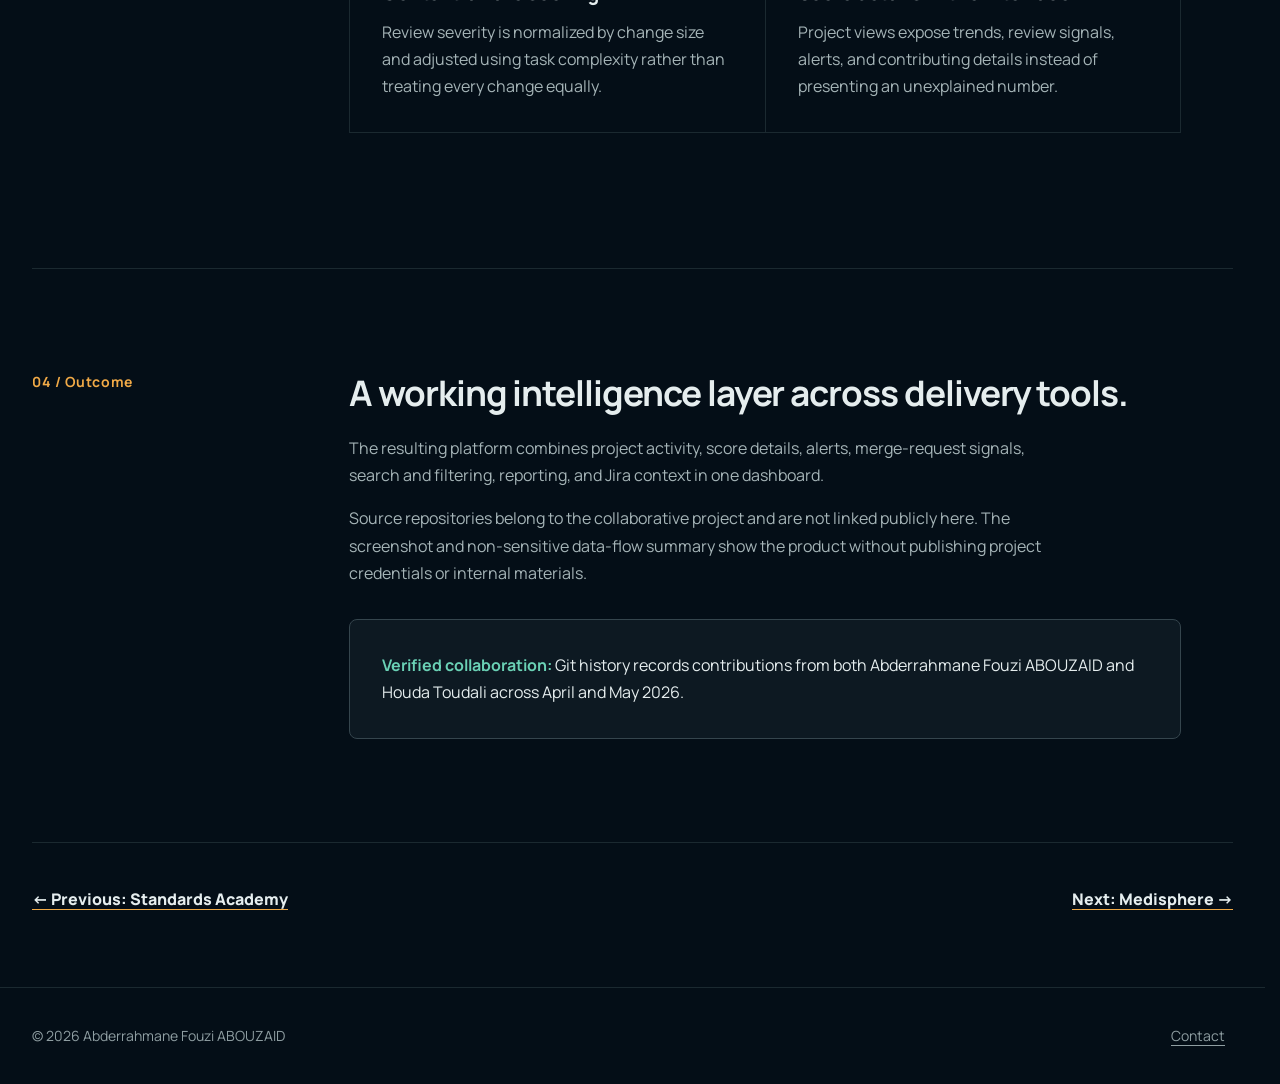
<file: projects/leap.html>
<!doctype html>
<html lang="en">
  <head>
    <meta charset="utf-8" />
    <meta name="viewport" content="width=device-width, initial-scale=1" />
    <title>
      LEAP Project Intelligence Case Study | Abderrahmane Fouzi ABOUZAID
    </title>
    <meta
      name="description"
      content="Case study of LEAP, a collaborative GitHub and Jira project intelligence platform co-built by Abderrahmane Fouzi ABOUZAID and Houda Toudali."
    />
    <meta name="theme-color" content="#101820" />
    <link
      rel="canonical"
      href="https://abderrahmane-fouzi-abouzaid.github.io/projects/leap.html"
    />
    <link rel="icon" href="../favicon.svg" type="image/svg+xml" />
    <meta property="og:type" content="article" />
    <meta
      property="og:title"
      content="LEAP: Engineering Project Intelligence"
    />
    <meta
      property="og:description"
      content="From GitHub and Jira activity to review classification, normalized scores, alerts, and reports."
    />
    <meta
      property="og:image"
      content="https://abderrahmane-fouzi-abouzaid.github.io/assets/og-cover.png"
    />
    <meta name="twitter:card" content="summary_large_image" />
    <link
      rel="preload"
      href="../assets/fonts/manrope-variable.woff2"
      as="font"
      type="font/woff2"
      crossorigin
    />
    <link rel="stylesheet" href="../styles.css?v=credential-2" />
  </head>
  <body>
    <a class="skip-link" href="#main-content">Skip to main content</a>
    <header class="site-header">
      <nav class="site-nav shell" aria-label="Primary navigation">
        <a
          class="brand"
          href="../index.html"
          aria-label="Abderrahmane Fouzi ABOUZAID, home"
          ><span class="brand-mark" aria-hidden="true">AF</span
          ><span class="brand-name">A.F. ABOUZAID</span></a
        ><button
          class="menu-toggle"
          type="button"
          aria-expanded="false"
          aria-controls="primary-links"
          aria-label="Open navigation"
          data-menu-button
        >
          <span class="menu-toggle-lines" aria-hidden="true"></span>
        </button>
        <div class="nav-links" id="primary-links" data-nav-links>
          <a href="../index.html#work">Work</a
          ><a href="../index.html#experience">Experience</a
          ><a href="../index.html#results">Results</a
          ><a href="../index.html#credentials">Credentials</a
          ><a href="../index.html#capabilities">Capabilities</a
          ><a href="../index.html#contact">Contact</a>
        </div>
      </nav>
    </header>
    <main class="case-main" id="main-content" tabindex="-1">
      <header class="case-hero shell">
        <p class="case-eyebrow">
          OCP Solutions / Engineering intelligence / Collaborative project
        </p>
        <h1>LEAP project intelligence</h1>
        <p class="case-deck">
          A full-stack platform that connects GitHub and Jira activity,
          classifies review feedback, generates normalized quality scores, and
          surfaces project trends, alerts, and reports.
        </p>
        <dl class="case-meta">
          <div>
            <dt>Period</dt>
            <dd>Apr–May 2026</dd>
          </div>
          <div>
            <dt>Team</dt>
            <dd>Abderrahmane and Houda Toudali</dd>
          </div>
          <div>
            <dt>My role</dt>
            <dd>Full-stack and product contributor</dd>
          </div>
          <div>
            <dt>Status</dt>
            <dd>Private collaborative project</dd>
          </div>
        </dl>
      </header>
      <figure class="case-visual shell" id="project-image">
        <a
          href="#full-screenshot"
          aria-label="Open the full LEAP dashboard screenshot"
          ><img
            src="../assets/leap-dashboard.webp"
            width="1440"
            height="900"
            alt="LEAP dashboard showing project activity, scores, merge requests, and critical alerts"
        /></a>
        <figcaption>
          Project-intelligence dashboard. Select the image to inspect the full
          screenshot.
        </figcaption>
      </figure>

      <section class="case-body shell" aria-labelledby="leap-challenge">
        <h2 id="leap-challenge">01 / Challenge</h2>
        <div class="case-content">
          <h3>Engineering signals existed, but not as one decision system.</h3>
          <p>
            Commits, pull requests, review comments, Jira issues, and story
            points were scattered across tools. The team needed one place to
            turn those signals into understandable project health, while keeping
            the reasoning behind each score visible.
          </p>
          <ol class="flow-diagram" aria-label="LEAP data flow">
            <li class="flow-step">
              <strong>Ingest</strong><span>GitHub and Jira signals</span>
            </li>
            <li class="flow-step">
              <strong>Normalize</strong><span>Deduplicate and enrich</span>
            </li>
            <li class="flow-step">
              <strong>Classify</strong><span>LLM with rule fallback</span>
            </li>
            <li class="flow-step">
              <strong>Score</strong><span>Change and task context</span>
            </li>
            <li class="flow-step">
              <strong>Render</strong><span>Dashboard, alerts, reports</span>
            </li>
          </ol>
        </div>
      </section>

      <section class="case-body shell" aria-labelledby="leap-ownership">
        <h2 id="leap-ownership">02 / Ownership</h2>
        <div class="case-content">
          <h3>A shared build with explicit individual contributions.</h3>
          <p>
            LEAP was co-built with <strong>Houda Toudali</strong>. The
            repository history shows shared delivery across the frontend and
            backend.
          </p>
          <p>
            My contributions focused on project-detail experiences, score
            explanations, dashboard and interface improvements, search and
            filtering, edit workflows, Jira sprint and link handling, trends,
            alerts, and integration problem solving. Houda contributed
            extensively across the backend, reporting, authentication, webhooks,
            file analysis, Docker delivery, and broader product implementation.
          </p>
          <div class="evidence-note">
            <strong>Credit principle:</strong> system-level decisions are
            described as team work. Individual contributions are separated from
            the overall platform.
          </div>
        </div>
      </section>

      <section class="case-body shell" aria-labelledby="leap-decisions">
        <h2 id="leap-decisions">03 / Decisions</h2>
        <div class="case-content">
          <h3>Keep the score useful, inspectable, and resilient.</h3>
          <div class="decision-grid">
            <article class="decision">
              <span>Integration</span>
              <h4>Webhook-first ingestion</h4>
              <p>
                GitHub and Jira updates enter a common pipeline instead of
                relying only on manual refresh.
              </p>
            </article>
            <article class="decision">
              <span>Classification</span>
              <h4>LLM plus deterministic fallback</h4>
              <p>
                Review comments receive severity values while rule-based
                classification preserves a compatible path when the model is
                unavailable.
              </p>
            </article>
            <article class="decision">
              <span>Fairness</span>
              <h4>Context-aware scoring</h4>
              <p>
                Review severity is normalized by change size and adjusted using
                task complexity rather than treating every change equally.
              </p>
            </article>
            <article class="decision">
              <span>Transparency</span>
              <h4>Score details in the interface</h4>
              <p>
                Project views expose trends, review signals, alerts, and
                contributing details instead of presenting an unexplained
                number.
              </p>
            </article>
          </div>
        </div>
      </section>

      <section class="case-body shell" aria-labelledby="leap-outcome">
        <h2 id="leap-outcome">04 / Outcome</h2>
        <div class="case-content">
          <h3>A working intelligence layer across delivery tools.</h3>
          <p>
            The resulting platform combines project activity, score details,
            alerts, merge-request signals, search and filtering, reporting, and
            Jira context in one dashboard.
          </p>
          <p>
            Source repositories belong to the collaborative project and are not
            linked publicly here. The screenshot and non-sensitive data-flow
            summary show the product without publishing project credentials or
            internal materials.
          </p>
          <div class="evidence-note">
            <strong>Verified collaboration:</strong> Git history records
            contributions from both Abderrahmane Fouzi ABOUZAID and Houda
            Toudali across April and May 2026.
          </div>
        </div>
      </section>

      <nav class="case-next shell" aria-label="Case study navigation">
        <a href="academy.html">← Previous: Standards Academy</a
        ><a href="medisphere.html">Next: Medisphere →</a>
      </nav>
    </main>
    <footer class="site-footer">
      <div class="shell footer-inner">
        <span>© <span data-year></span> Abderrahmane Fouzi ABOUZAID</span
        ><span class="footer-links"
          ><a href="../index.html#contact">Contact</a></span
        >
      </div>
    </footer>

    <section
      class="screenshot-viewer screenshot-fallback"
      id="full-screenshot"
      role="region"
      aria-labelledby="full-screenshot-title"
    >
      <div class="screenshot-toolbar">
        <a class="screenshot-back" href="#project-image"
          >← Back to case study</a
        >
        <h2 class="screenshot-title" id="full-screenshot-title">
          LEAP project intelligence
        </h2>
      </div>
      <div
        class="screenshot-stage"
        tabindex="0"
        role="region"
        aria-label="Full screenshot"
      >
        <img
          src="../assets/leap-dashboard.webp"
          width="1440"
          height="900"
          alt="LEAP dashboard showing project activity, scores, merge requests, and critical alerts"
        />
      </div>
    </section>

    <script src="../script.js?v=credential-1" defer></script>
  </body>
</html>
</file>
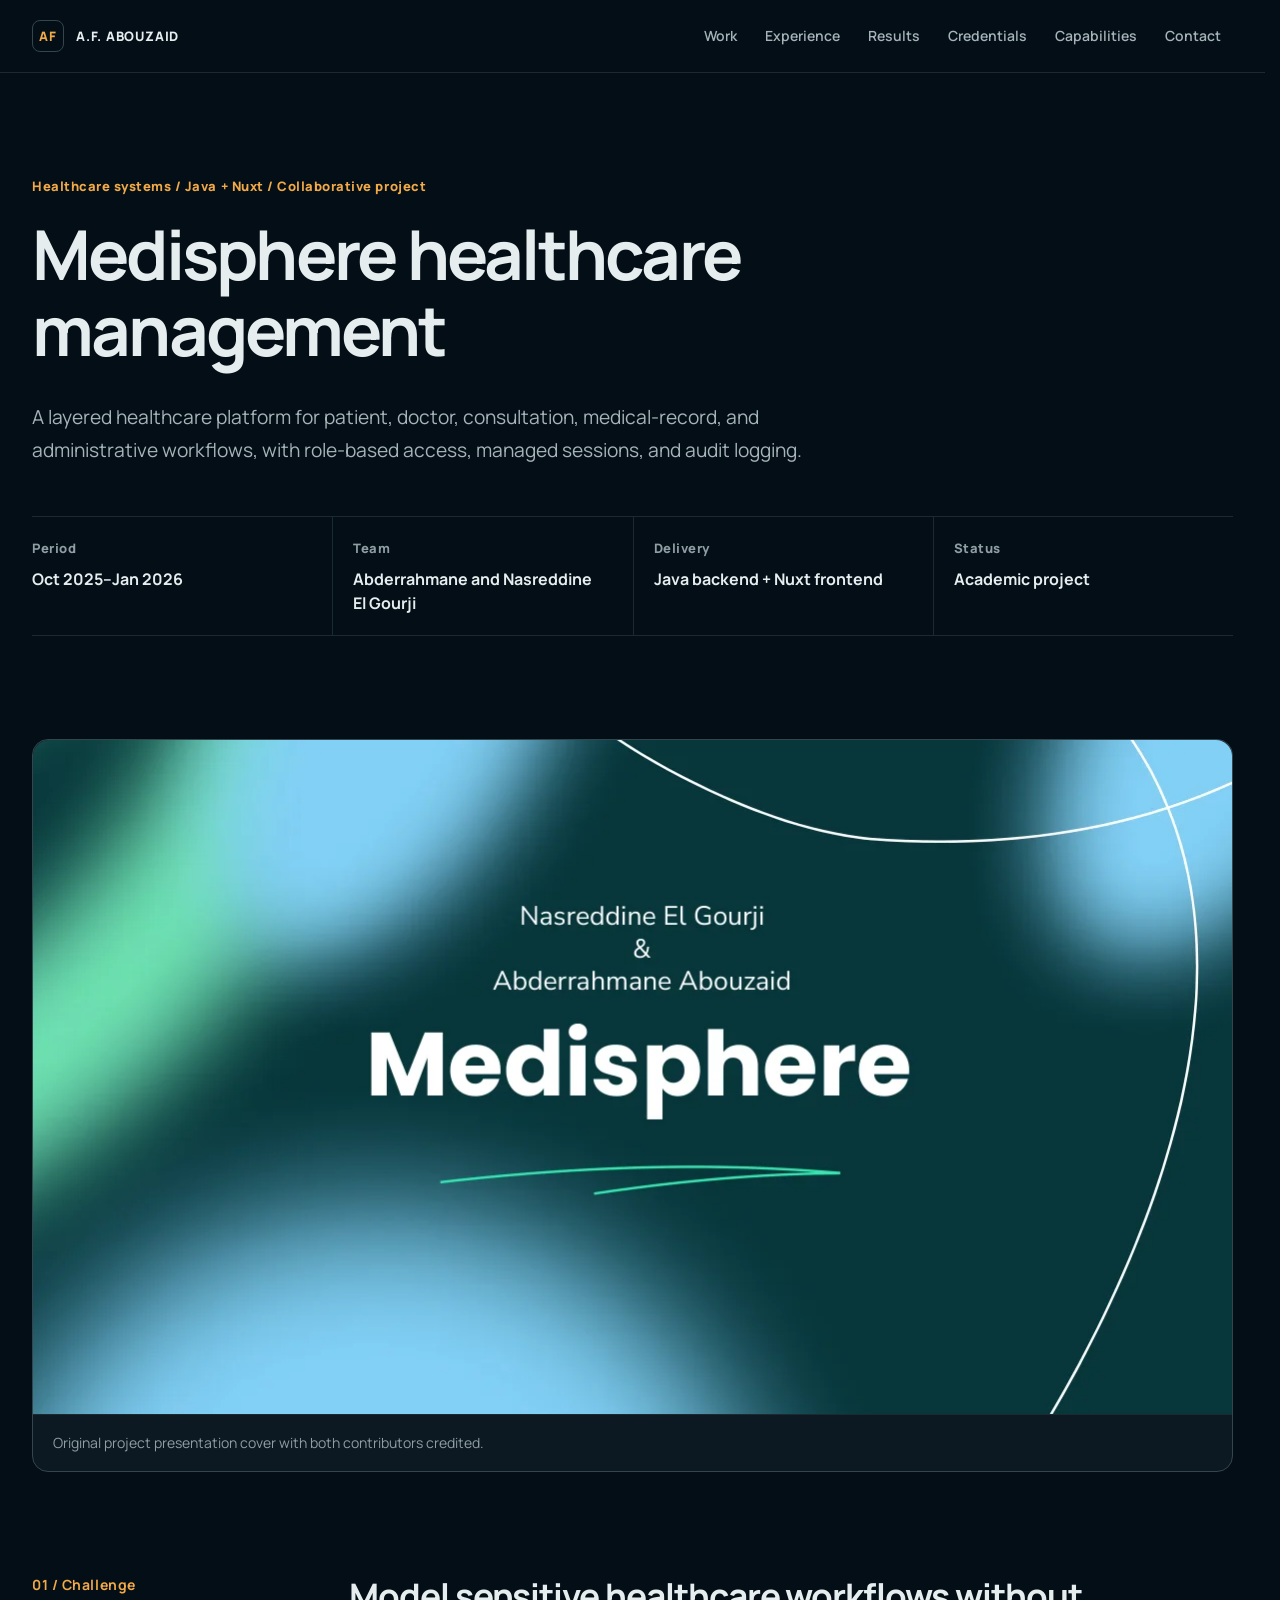
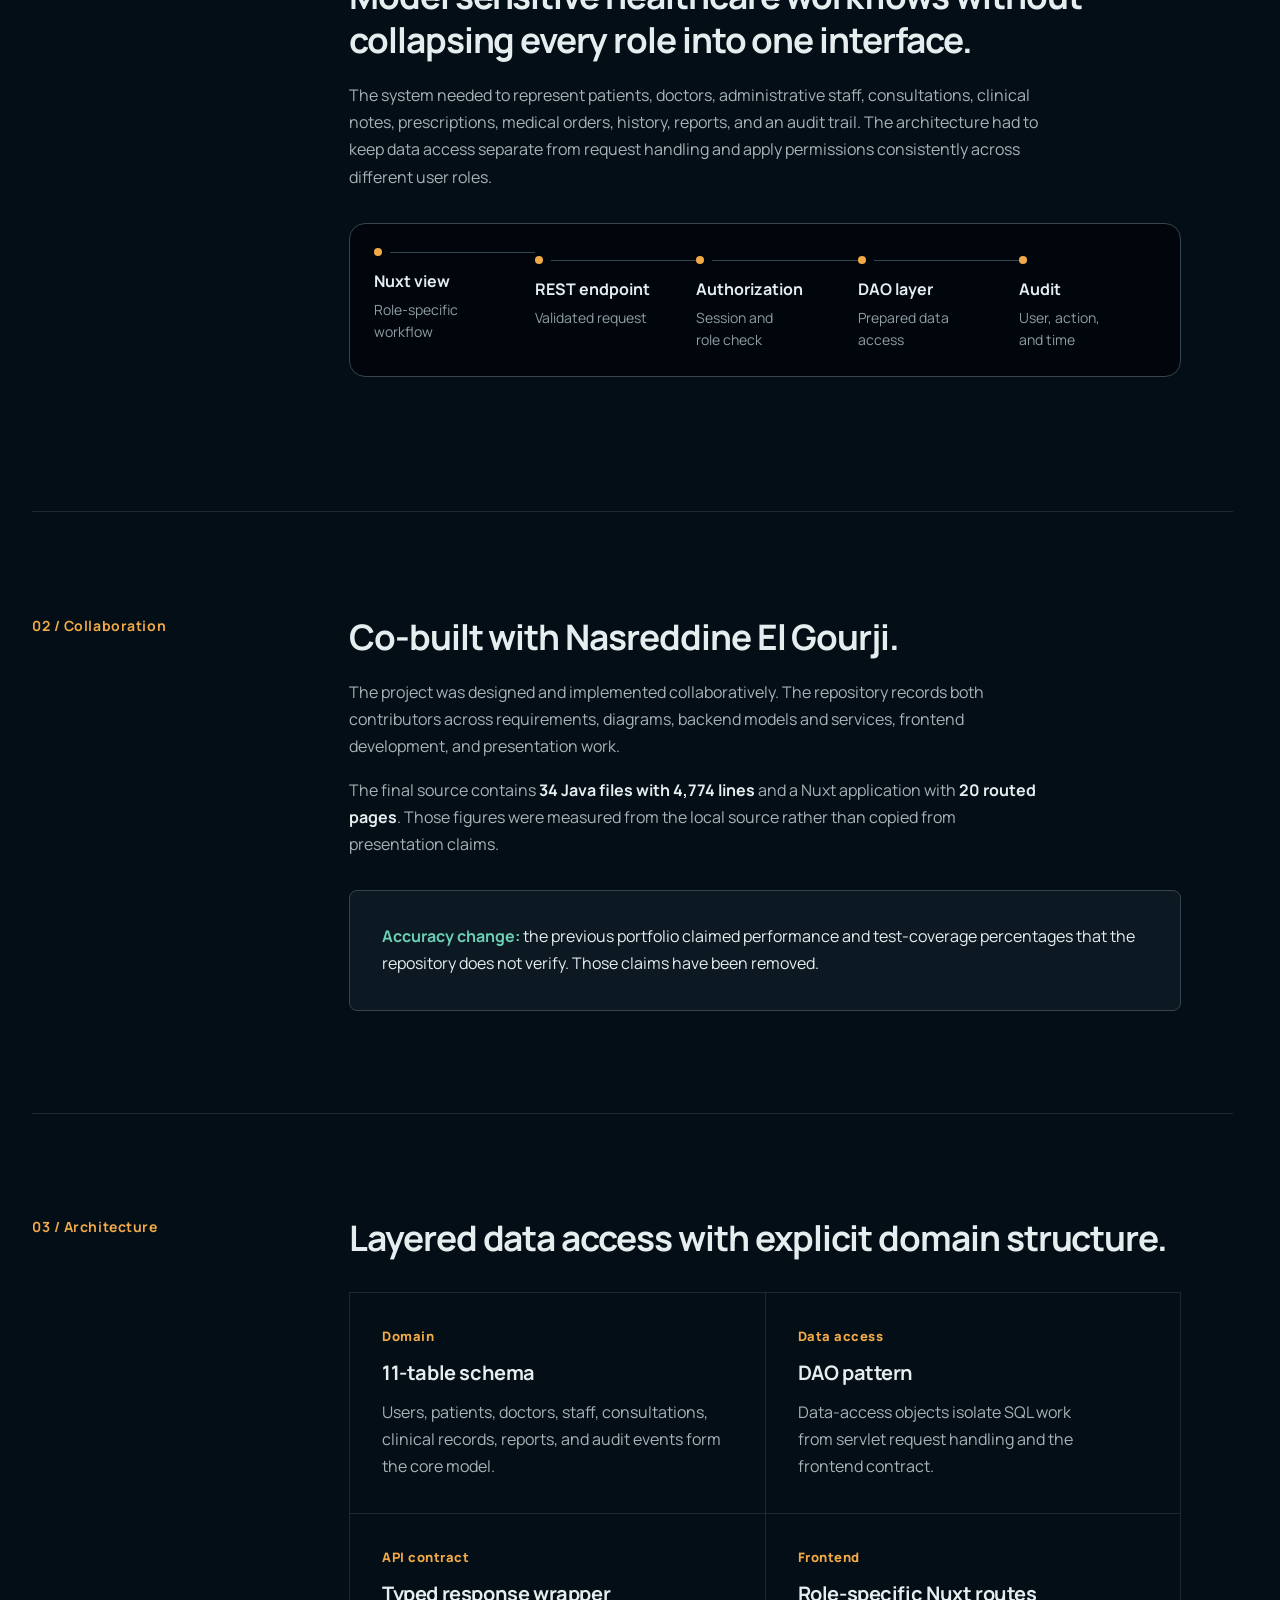
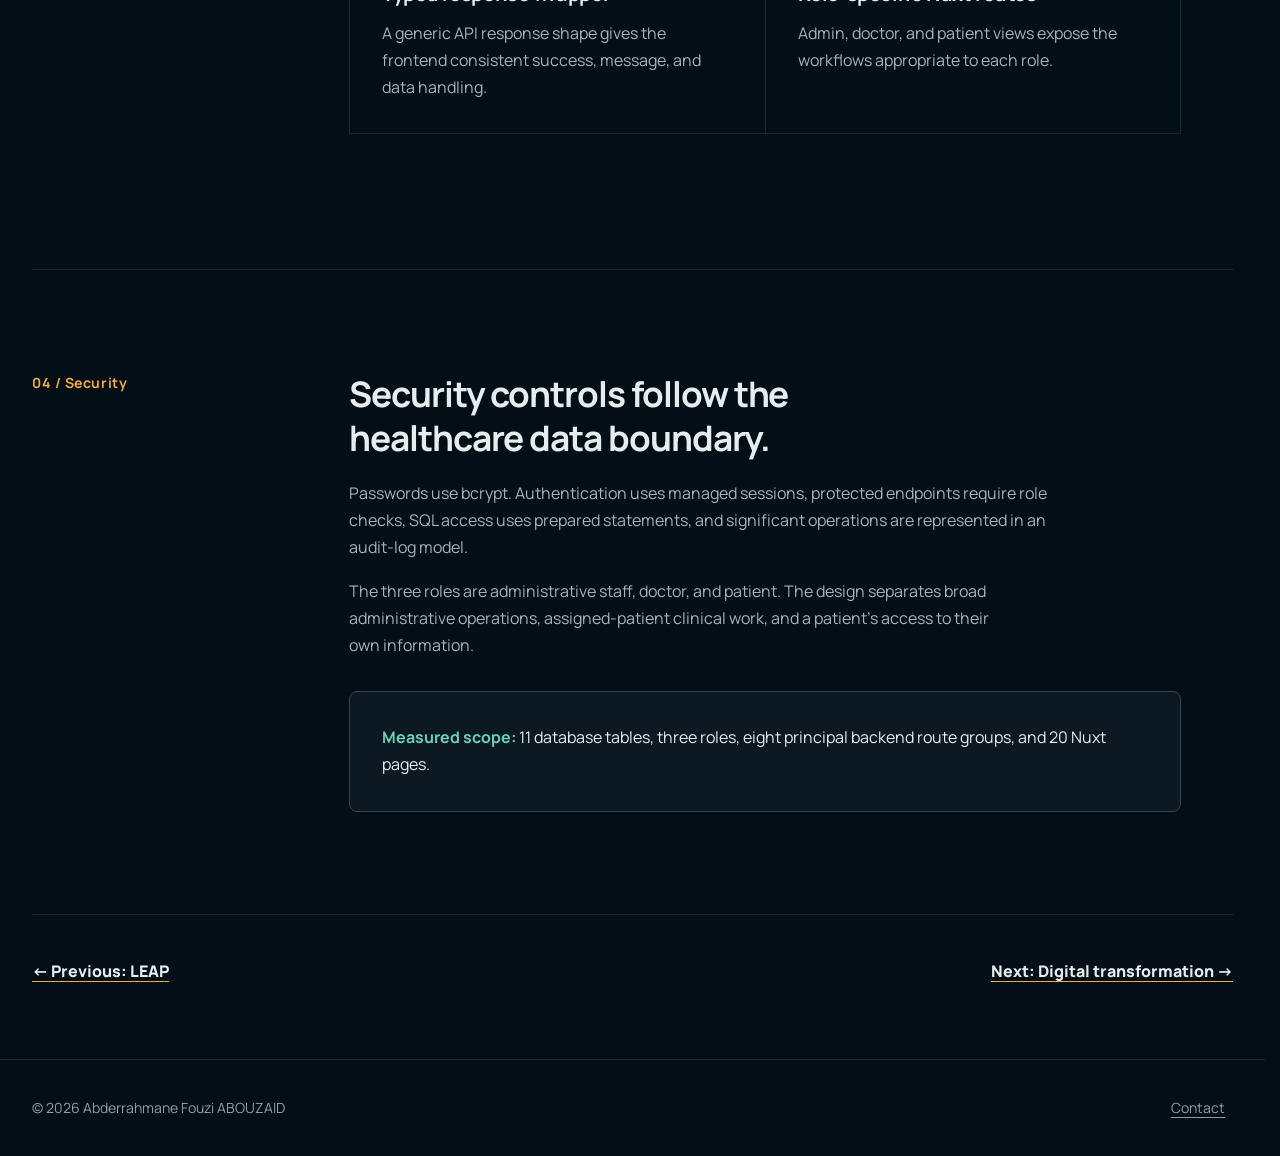
<file: projects/medisphere.html>
<!doctype html>
<html lang="en">
  <head>
    <meta charset="utf-8" />
    <meta name="viewport" content="width=device-width, initial-scale=1" />
    <title>Medisphere Case Study | Abderrahmane Fouzi ABOUZAID</title>
    <meta
      name="description"
      content="Case study of Medisphere, a collaborative Java and Nuxt healthcare management platform co-built by Abderrahmane Fouzi ABOUZAID and Nasreddine El Gourji."
    />
    <meta name="theme-color" content="#101820" />
    <link
      rel="canonical"
      href="https://abderrahmane-fouzi-abouzaid.github.io/projects/medisphere.html"
    />
    <link rel="icon" href="../favicon.svg" type="image/svg+xml" />
    <meta property="og:type" content="article" />
    <meta property="og:title" content="Medisphere Healthcare Management" />
    <meta
      property="og:description"
      content="Layered healthcare workflows, role-based access, sessions, and audit trails across Java and Nuxt."
    />
    <meta
      property="og:image"
      content="https://abderrahmane-fouzi-abouzaid.github.io/assets/medisphere-cover.webp"
    />
    <meta name="twitter:card" content="summary_large_image" />
    <link
      rel="preload"
      href="../assets/fonts/manrope-variable.woff2"
      as="font"
      type="font/woff2"
      crossorigin
    />
    <link rel="stylesheet" href="../styles.css?v=credential-2" />
  </head>
  <body>
    <a class="skip-link" href="#main-content">Skip to main content</a>
    <header class="site-header">
      <nav class="site-nav shell" aria-label="Primary navigation">
        <a
          class="brand"
          href="../index.html"
          aria-label="Abderrahmane Fouzi ABOUZAID, home"
          ><span class="brand-mark" aria-hidden="true">AF</span
          ><span class="brand-name">A.F. ABOUZAID</span></a
        ><button
          class="menu-toggle"
          type="button"
          aria-expanded="false"
          aria-controls="primary-links"
          aria-label="Open navigation"
          data-menu-button
        >
          <span class="menu-toggle-lines" aria-hidden="true"></span>
        </button>
        <div class="nav-links" id="primary-links" data-nav-links>
          <a href="../index.html#work">Work</a
          ><a href="../index.html#experience">Experience</a
          ><a href="../index.html#results">Results</a
          ><a href="../index.html#credentials">Credentials</a
          ><a href="../index.html#capabilities">Capabilities</a
          ><a href="../index.html#contact">Contact</a>
        </div>
      </nav>
    </header>
    <main class="case-main" id="main-content" tabindex="-1">
      <header class="case-hero shell">
        <p class="case-eyebrow">
          Healthcare systems / Java + Nuxt / Collaborative project
        </p>
        <h1>Medisphere healthcare management</h1>
        <p class="case-deck">
          A layered healthcare platform for patient, doctor, consultation,
          medical-record, and administrative workflows, with role-based access,
          managed sessions, and audit logging.
        </p>
        <dl class="case-meta">
          <div>
            <dt>Period</dt>
            <dd>Oct 2025–Jan 2026</dd>
          </div>
          <div>
            <dt>Team</dt>
            <dd>Abderrahmane and Nasreddine El Gourji</dd>
          </div>
          <div>
            <dt>Delivery</dt>
            <dd>Java backend + Nuxt frontend</dd>
          </div>
          <div>
            <dt>Status</dt>
            <dd>Academic project</dd>
          </div>
        </dl>
      </header>
      <figure class="case-visual shell">
        <img
          src="../assets/medisphere-cover.webp"
          width="1200"
          height="675"
          alt="Medisphere project title and collaborator credits"
        />
        <figcaption>
          Original project presentation cover with both contributors credited.
        </figcaption>
      </figure>

      <section class="case-body shell" aria-labelledby="medi-challenge">
        <h2 id="medi-challenge">01 / Challenge</h2>
        <div class="case-content">
          <h3>
            Model sensitive healthcare workflows without collapsing every role
            into one interface.
          </h3>
          <p>
            The system needed to represent patients, doctors, administrative
            staff, consultations, clinical notes, prescriptions, medical orders,
            history, reports, and an audit trail. The architecture had to keep
            data access separate from request handling and apply permissions
            consistently across different user roles.
          </p>
          <ol class="flow-diagram" aria-label="Medisphere request flow">
            <li class="flow-step">
              <strong>Nuxt view</strong><span>Role-specific workflow</span>
            </li>
            <li class="flow-step">
              <strong>REST endpoint</strong><span>Validated request</span>
            </li>
            <li class="flow-step">
              <strong>Authorization</strong><span>Session and role check</span>
            </li>
            <li class="flow-step">
              <strong>DAO layer</strong><span>Prepared data access</span>
            </li>
            <li class="flow-step">
              <strong>Audit</strong><span>User, action, and time</span>
            </li>
          </ol>
        </div>
      </section>

      <section class="case-body shell" aria-labelledby="medi-collab">
        <h2 id="medi-collab">02 / Collaboration</h2>
        <div class="case-content">
          <h3>Co-built with Nasreddine El Gourji.</h3>
          <p>
            The project was designed and implemented collaboratively. The
            repository records both contributors across requirements, diagrams,
            backend models and services, frontend development, and presentation
            work.
          </p>
          <p>
            The final source contains
            <strong>34 Java files with 4,774 lines</strong> and a Nuxt
            application with <strong>20 routed pages</strong>. Those figures
            were measured from the local source rather than copied from
            presentation claims.
          </p>
          <div class="evidence-note">
            <strong>Accuracy change:</strong> the previous portfolio claimed
            performance and test-coverage percentages that the repository does
            not verify. Those claims have been removed.
          </div>
        </div>
      </section>

      <section class="case-body shell" aria-labelledby="medi-architecture">
        <h2 id="medi-architecture">03 / Architecture</h2>
        <div class="case-content">
          <h3>Layered data access with explicit domain structure.</h3>
          <div class="decision-grid">
            <article class="decision">
              <span>Domain</span>
              <h4>11-table schema</h4>
              <p>
                Users, patients, doctors, staff, consultations, clinical
                records, reports, and audit events form the core model.
              </p>
            </article>
            <article class="decision">
              <span>Data access</span>
              <h4>DAO pattern</h4>
              <p>
                Data-access objects isolate SQL work from servlet request
                handling and the frontend contract.
              </p>
            </article>
            <article class="decision">
              <span>API contract</span>
              <h4>Typed response wrapper</h4>
              <p>
                A generic API response shape gives the frontend consistent
                success, message, and data handling.
              </p>
            </article>
            <article class="decision">
              <span>Frontend</span>
              <h4>Role-specific Nuxt routes</h4>
              <p>
                Admin, doctor, and patient views expose the workflows
                appropriate to each role.
              </p>
            </article>
          </div>
        </div>
      </section>

      <section class="case-body shell" aria-labelledby="medi-security">
        <h2 id="medi-security">04 / Security</h2>
        <div class="case-content">
          <h3>Security controls follow the healthcare data boundary.</h3>
          <p>
            Passwords use bcrypt. Authentication uses managed sessions,
            protected endpoints require role checks, SQL access uses prepared
            statements, and significant operations are represented in an
            audit-log model.
          </p>
          <p>
            The three roles are administrative staff, doctor, and patient. The
            design separates broad administrative operations, assigned-patient
            clinical work, and a patient's access to their own information.
          </p>
          <div class="evidence-note">
            <strong>Measured scope:</strong> 11 database tables, three roles,
            eight principal backend route groups, and 20 Nuxt pages.
          </div>
        </div>
      </section>

      <nav class="case-next shell" aria-label="Case study navigation">
        <a href="leap.html">← Previous: LEAP</a
        ><a href="pwc.html">Next: Digital transformation →</a>
      </nav>
    </main>
    <footer class="site-footer">
      <div class="shell footer-inner">
        <span>© <span data-year></span> Abderrahmane Fouzi ABOUZAID</span
        ><span class="footer-links"
          ><a href="../index.html#contact">Contact</a></span
        >
      </div>
    </footer>
    <script src="../script.js?v=credential-1" defer></script>
  </body>
</html>
</file>
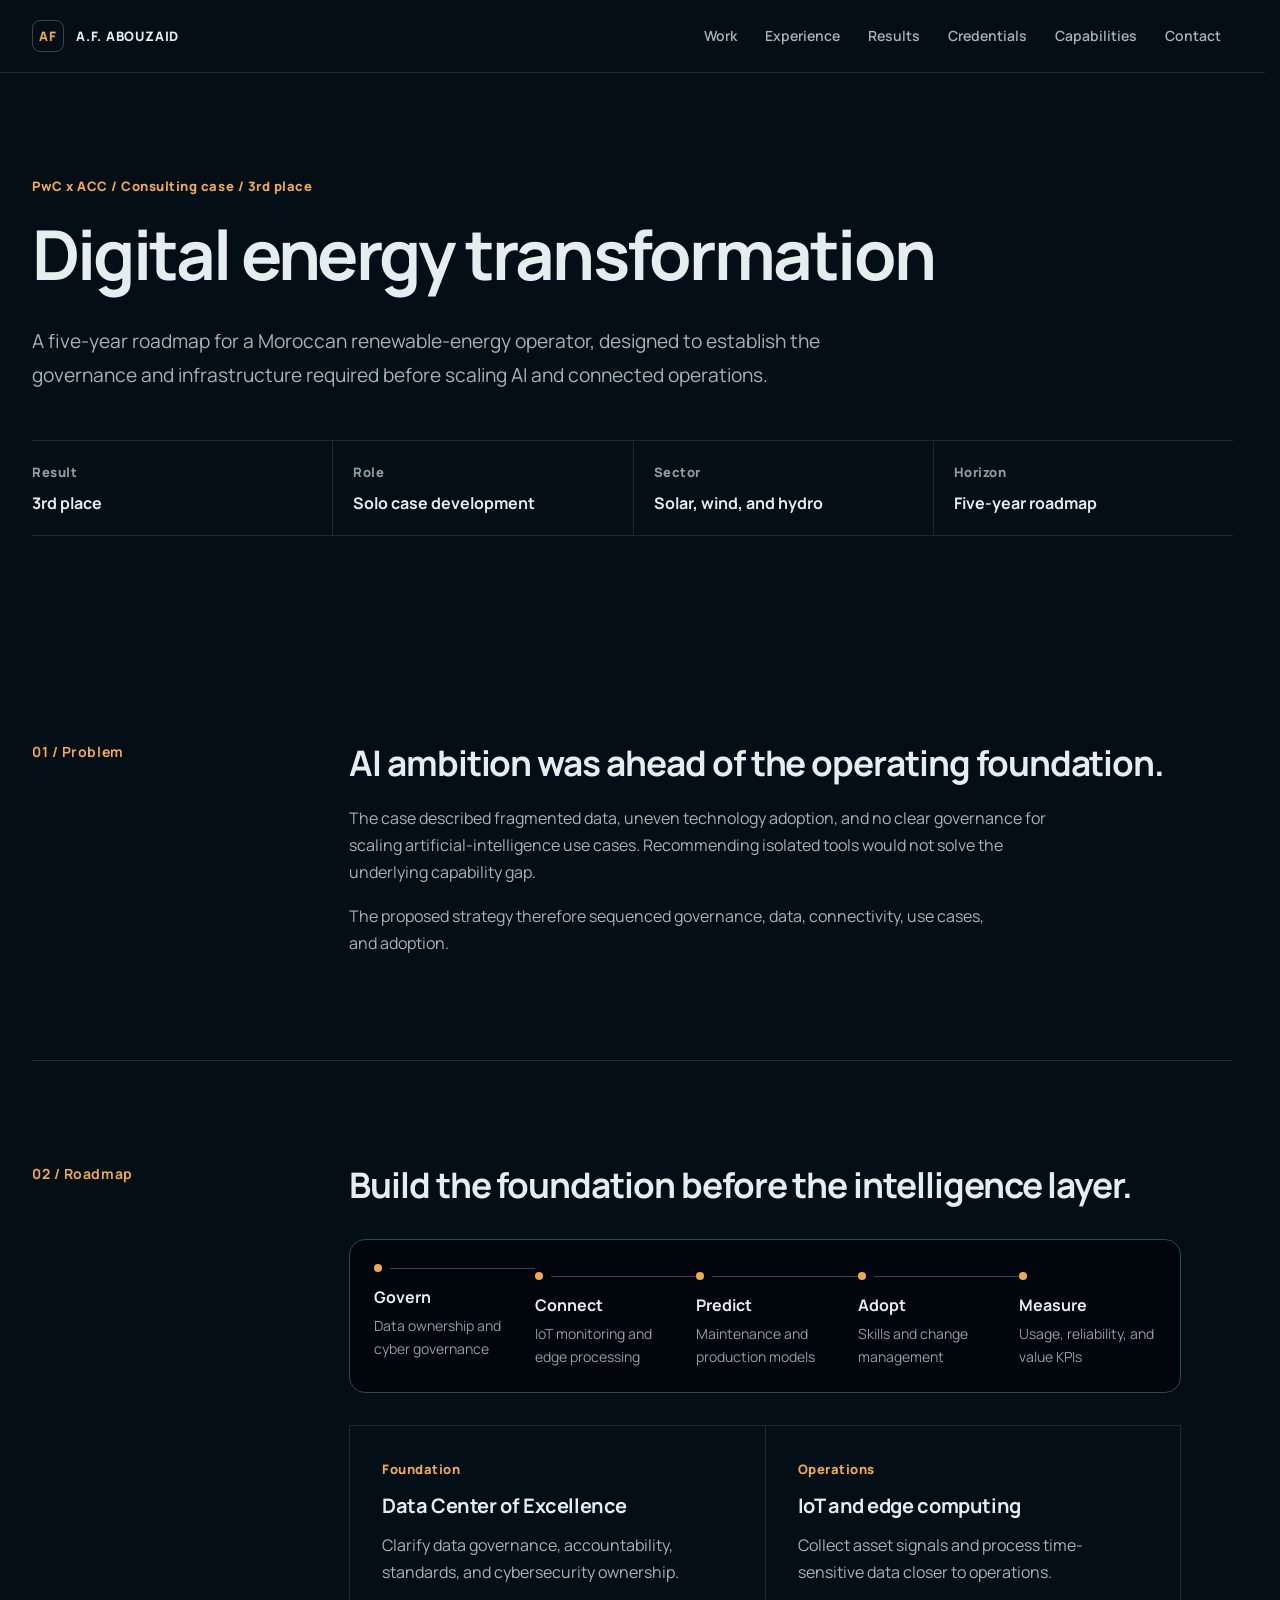
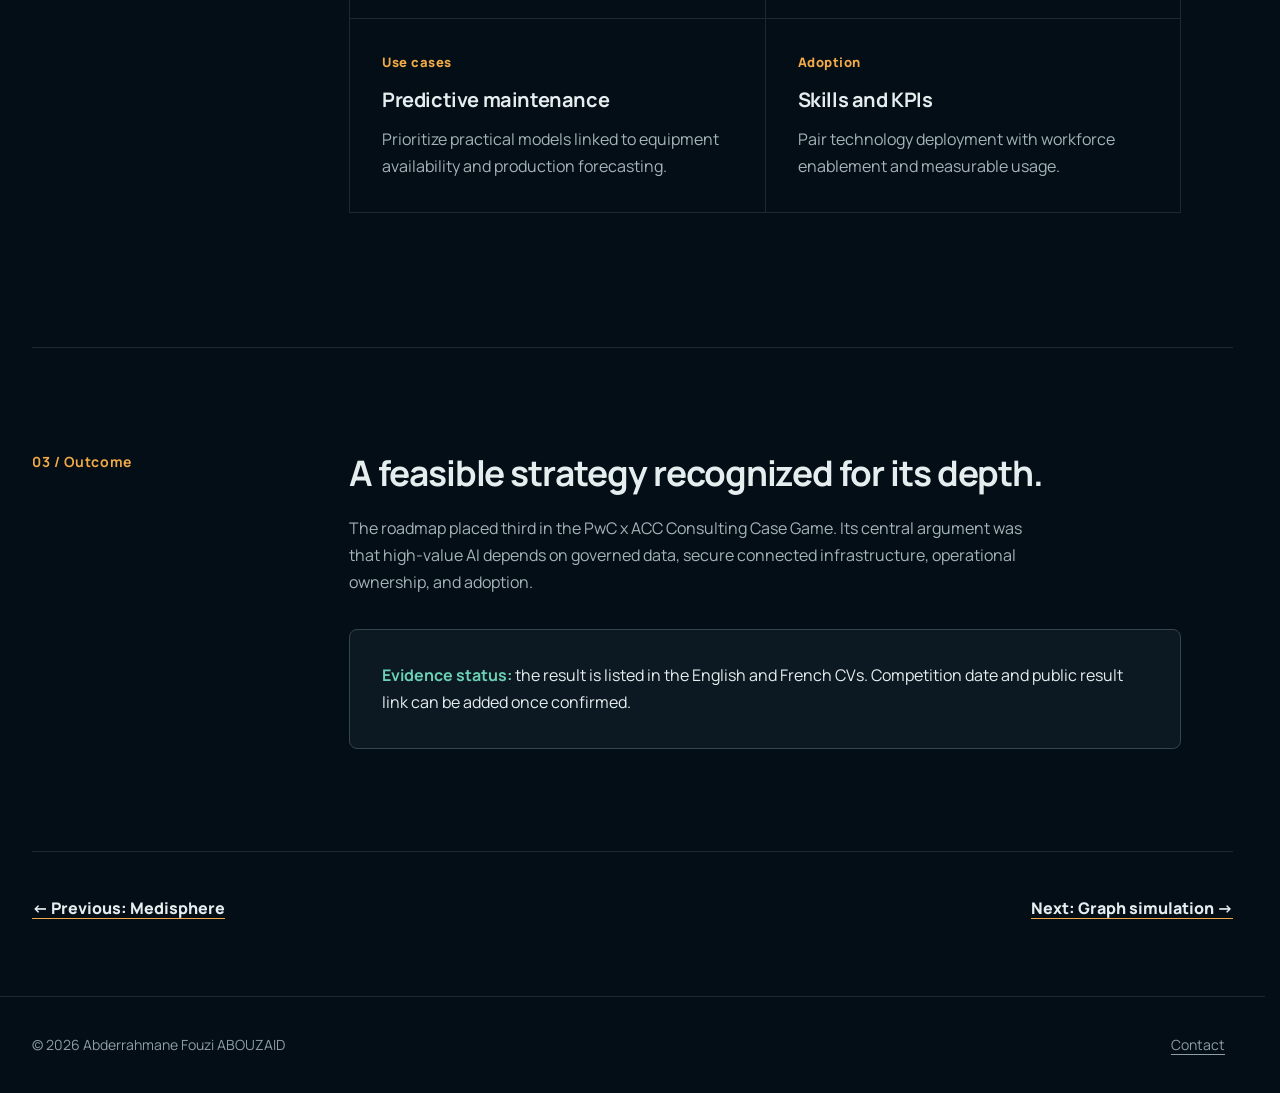
<file: projects/pwc.html>
<!doctype html>
<html lang="en">
  <head>
    <meta charset="utf-8" />
    <meta name="viewport" content="width=device-width, initial-scale=1" />
    <title>
      Digital Energy Transformation Case | Abderrahmane Fouzi ABOUZAID
    </title>
    <meta
      name="description"
      content="Third-place PwC x ACC consulting case: a five-year digital transformation roadmap for a Moroccan renewable-energy operator."
    />
    <meta name="theme-color" content="#101820" />
    <link
      rel="canonical"
      href="https://abderrahmane-fouzi-abouzaid.github.io/projects/pwc.html"
    />
    <link rel="icon" href="../favicon.svg" type="image/svg+xml" />
    <meta property="og:type" content="article" />
    <meta property="og:title" content="Digital Energy Transformation Roadmap" />
    <meta
      property="og:description"
      content="A third-place strategy connecting data, cybersecurity, IoT, edge computing, AI, and adoption."
    />
    <meta
      property="og:image"
      content="https://abderrahmane-fouzi-abouzaid.github.io/assets/og-cover.png"
    />
    <meta name="twitter:card" content="summary_large_image" />
    <link
      rel="preload"
      href="../assets/fonts/manrope-variable.woff2"
      as="font"
      type="font/woff2"
      crossorigin
    />
    <link rel="stylesheet" href="../styles.css?v=credential-2" />
  </head>
  <body>
    <a class="skip-link" href="#main-content">Skip to main content</a>
    <header class="site-header">
      <nav class="site-nav shell" aria-label="Primary navigation">
        <a
          class="brand"
          href="../index.html"
          aria-label="Abderrahmane Fouzi ABOUZAID, home"
          ><span class="brand-mark" aria-hidden="true">AF</span
          ><span class="brand-name">A.F. ABOUZAID</span></a
        ><button
          class="menu-toggle"
          type="button"
          aria-expanded="false"
          aria-controls="primary-links"
          aria-label="Open navigation"
          data-menu-button
        >
          <span class="menu-toggle-lines" aria-hidden="true"></span>
        </button>
        <div class="nav-links" id="primary-links" data-nav-links>
          <a href="../index.html#work">Work</a
          ><a href="../index.html#experience">Experience</a
          ><a href="../index.html#results">Results</a
          ><a href="../index.html#credentials">Credentials</a
          ><a href="../index.html#capabilities">Capabilities</a
          ><a href="../index.html#contact">Contact</a>
        </div>
      </nav>
    </header>
    <main class="case-main" id="main-content" tabindex="-1">
      <header class="case-hero shell">
        <p class="case-eyebrow">PwC x ACC / Consulting case / 3rd place</p>
        <h1>Digital energy transformation</h1>
        <p class="case-deck">
          A five-year roadmap for a Moroccan renewable-energy operator, designed
          to establish the governance and infrastructure required before scaling
          AI and connected operations.
        </p>
        <dl class="case-meta">
          <div>
            <dt>Result</dt>
            <dd>3rd place</dd>
          </div>
          <div>
            <dt>Role</dt>
            <dd>Solo case development</dd>
          </div>
          <div>
            <dt>Sector</dt>
            <dd>Solar, wind, and hydro</dd>
          </div>
          <div>
            <dt>Horizon</dt>
            <dd>Five-year roadmap</dd>
          </div>
        </dl>
      </header>
      <section class="case-body shell" aria-labelledby="pwc-problem">
        <h2 id="pwc-problem">01 / Problem</h2>
        <div class="case-content">
          <h3>AI ambition was ahead of the operating foundation.</h3>
          <p>
            The case described fragmented data, uneven technology adoption, and
            no clear governance for scaling artificial-intelligence use cases.
            Recommending isolated tools would not solve the underlying
            capability gap.
          </p>
          <p>
            The proposed strategy therefore sequenced governance, data,
            connectivity, use cases, and adoption.
          </p>
        </div>
      </section>
      <section class="case-body shell" aria-labelledby="pwc-roadmap">
        <h2 id="pwc-roadmap">02 / Roadmap</h2>
        <div class="case-content">
          <h3>Build the foundation before the intelligence layer.</h3>
          <ol
            class="flow-diagram"
            aria-label="Five-year transformation sequence"
          >
            <li class="flow-step">
              <strong>Govern</strong
              ><span>Data ownership and cyber governance</span>
            </li>
            <li class="flow-step">
              <strong>Connect</strong
              ><span>IoT monitoring and edge processing</span>
            </li>
            <li class="flow-step">
              <strong>Predict</strong
              ><span>Maintenance and production models</span>
            </li>
            <li class="flow-step">
              <strong>Adopt</strong><span>Skills and change management</span>
            </li>
            <li class="flow-step">
              <strong>Measure</strong
              ><span>Usage, reliability, and value KPIs</span>
            </li>
          </ol>
          <div class="decision-grid">
            <article class="decision">
              <span>Foundation</span>
              <h4>Data Center of Excellence</h4>
              <p>
                Clarify data governance, accountability, standards, and
                cybersecurity ownership.
              </p>
            </article>
            <article class="decision">
              <span>Operations</span>
              <h4>IoT and edge computing</h4>
              <p>
                Collect asset signals and process time-sensitive data closer to
                operations.
              </p>
            </article>
            <article class="decision">
              <span>Use cases</span>
              <h4>Predictive maintenance</h4>
              <p>
                Prioritize practical models linked to equipment availability and
                production forecasting.
              </p>
            </article>
            <article class="decision">
              <span>Adoption</span>
              <h4>Skills and KPIs</h4>
              <p>
                Pair technology deployment with workforce enablement and
                measurable usage.
              </p>
            </article>
          </div>
        </div>
      </section>
      <section class="case-body shell" aria-labelledby="pwc-outcome">
        <h2 id="pwc-outcome">03 / Outcome</h2>
        <div class="case-content">
          <h3>A feasible strategy recognized for its depth.</h3>
          <p>
            The roadmap placed third in the PwC x ACC Consulting Case Game. Its
            central argument was that high-value AI depends on governed data,
            secure connected infrastructure, operational ownership, and
            adoption.
          </p>
          <div class="evidence-note">
            <strong>Evidence status:</strong> the result is listed in the
            English and French CVs. Competition date and public result link can
            be added once confirmed.
          </div>
        </div>
      </section>
      <nav class="case-next shell" aria-label="Case study navigation">
        <a href="medisphere.html">← Previous: Medisphere</a
        ><a href="graph-simulation.html">Next: Graph simulation →</a>
      </nav>
    </main>
    <footer class="site-footer">
      <div class="shell footer-inner">
        <span>© <span data-year></span> Abderrahmane Fouzi ABOUZAID</span
        ><span class="footer-links"
          ><a href="../index.html#contact">Contact</a></span
        >
      </div>
    </footer>
    <script src="../script.js?v=credential-1" defer></script>
  </body>
</html>
</file>
<file: styles.css>
/* Local font + optional display: a slow font never replaces already painted text. */
@font-face {
  font-family: Manrope;
  font-style: normal;
  font-weight: 200 800;
  font-display: optional;
  src: url("assets/fonts/manrope-variable.woff2") format("woff2");
}

:root {
  color-scheme: dark;
  --ink: oklch(0.16 0.025 242);
  --ink-deep: oklch(0.12 0.021 242);
  --panel: oklch(0.205 0.025 242);
  --panel-strong: oklch(0.245 0.027 242);
  --paper: oklch(0.94 0.009 210);
  --muted: oklch(0.76 0.018 210);
  --quiet: oklch(0.69 0.018 215);
  --line: oklch(0.38 0.025 228);
  --line-soft: oklch(0.27 0.023 232);
  --control-line: oklch(0.57 0.025 228);
  --signal: oklch(0.79 0.14 72);
  --signal-strong: oklch(0.84 0.15 75);
  --assurance: oklch(0.79 0.105 174);
  --scrim: oklch(0.12 0.021 242 / 0.94);
  --shadow: 0 1rem 3rem oklch(0.08 0.015 242 / 0.3);

  /* 4px spatial scale at the default root size; grows with user text settings. */
  --space-1: 0.25rem;
  --space-2: 0.5rem;
  --space-3: 0.75rem;
  --space-4: 1rem;
  --space-5: 1.25rem;
  --space-6: 1.5rem;
  --space-8: 2rem;
  --space-10: 2.5rem;
  --space-12: 3rem;
  --space-16: 4rem;
  --space-20: 5rem;
  --space-24: 6rem;
  --space-32: 8rem;
  --gutter: clamp(var(--space-4), 3vw, var(--space-8));
  --section-space: clamp(var(--space-16), 8vw, var(--space-32));
  --layout-gap: clamp(var(--space-8), 4vw, var(--space-16));
  --card-space: clamp(var(--space-5), 3vw, var(--space-8));
  --max: 76rem;
  --measure: 70ch;
  --target: 48px;
  --header-height: max(64px, 4rem);
  --radius-sm: var(--space-2);
  --radius: var(--space-4);
  --text-small: 0.875rem;
  --text-label: 0.8125rem;
  --text-body: 1rem;
  --text-lead: clamp(1.0625rem, 1rem + 0.25vw, 1.25rem);
  --text-card: clamp(1.25rem, 1rem + 0.75vw, 1.75rem);
  --text-section: clamp(2rem, 1.25rem + 2.5vw, 3.75rem);
  --text-display: clamp(2.5rem, 1.5rem + 3.5vw, 5rem);
  --ease-out: cubic-bezier(0.22, 1, 0.36, 1);
  --duration: 180ms;
  --duration-image: 320ms;
  --layer-header: 10;
  --layer-popover: 20;
  --layer-skip: 30;
}

* {
  box-sizing: border-box;
}
[hidden] {
  display: none !important;
}
html {
  scroll-behavior: smooth;
  scroll-padding-top: calc(var(--header-height) + var(--space-6));
  scrollbar-gutter: stable;
  -webkit-text-size-adjust: 100%;
}
body {
  margin: 0;
  background: var(--ink);
  color: var(--paper);
  font-family:
    Manrope,
    system-ui,
    -apple-system,
    BlinkMacSystemFont,
    "Segoe UI",
    sans-serif;
  font-size: var(--text-body);
  line-height: 1.7;
  overflow-wrap: anywhere;
}
body.menu-open,
body.screenshot-open {
  overflow: hidden;
}
img,
svg {
  display: block;
  max-width: 100%;
}
img {
  height: auto;
}
button,
summary {
  font: inherit;
  color: inherit;
}
a {
  color: inherit;
  text-decoration-thickness: 1px;
  text-underline-offset: 0.25em;
}
/* All links are standalone actions in this portfolio, including evidence links. */
a,
button,
summary {
  min-inline-size: var(--target);
  min-block-size: var(--target);
  touch-action: manipulation;
  -webkit-tap-highlight-color: oklch(0.79 0.14 72 / 0.15);
}
a {
  display: inline-flex;
  align-items: center;
}
button,
summary {
  cursor: pointer;
}
button:disabled {
  cursor: wait;
  opacity: 0.65;
}
:focus-visible {
  outline: 3px solid var(--signal);
  outline-offset: 4px;
}
::selection {
  background: var(--signal);
  color: var(--ink-deep);
}
h1,
h2,
h3,
h4,
p,
dl,
ol,
ul,
figure {
  margin: 0;
}
h1,
h2,
h3,
h4 {
  text-wrap: balance;
}
p,
li,
dd {
  text-wrap: pretty;
}
p + p {
  margin-top: var(--space-4);
}
:where(main, section, article, aside, nav, div, dl, dt, dd, li, a) {
  min-inline-size: 0;
}
/* This rule follows the shrinkability reset so action bounds remain authoritative. */
a {
  min-inline-size: var(--target);
}
.shell {
  width: min(calc(100% - 2 * var(--gutter)), var(--max));
  margin-inline: auto;
}
.skip-link {
  position: fixed;
  z-index: var(--layer-skip);
  top: var(--space-3);
  left: var(--space-3);
  max-width: calc(100% - 2 * var(--space-3));
  padding: var(--space-3) var(--space-4);
  background: var(--signal);
  color: var(--ink-deep);
  font-weight: 800;
  transform: translateY(-200%);
  transition: transform var(--duration) var(--ease-out);
}
.skip-link:focus {
  transform: translateY(0);
}

/* Navigation remains visible without JavaScript. */
.site-header {
  position: sticky;
  z-index: var(--layer-header);
  top: 0;
  border-bottom: 1px solid var(--line-soft);
  background: var(--ink);
}
.site-nav {
  container: navigation / inline-size;
  display: flex;
  align-items: center;
  justify-content: space-between;
  gap: var(--space-4);
  min-height: var(--header-height);
}
.brand {
  flex-shrink: 0;
  gap: var(--space-3);
  font-size: var(--text-label);
  font-weight: 800;
  letter-spacing: 0.06em;
  text-decoration: none;
}
.brand-mark {
  display: grid;
  width: var(--space-8);
  height: var(--space-8);
  place-items: center;
  border: 1px solid var(--line);
  border-radius: var(--radius-sm);
  color: var(--signal);
}
.nav-links {
  display: flex;
  align-items: center;
  gap: var(--space-1);
}
.nav-links a {
  padding: var(--space-2) var(--space-3);
  border-radius: var(--radius-sm);
  color: var(--muted);
  font-size: var(--text-small);
  font-weight: 600;
  text-decoration: none;
}
.nav-links a[aria-current="location"] {
  background: var(--panel);
  color: var(--paper);
  text-decoration: underline;
  text-decoration-color: var(--signal);
}
.menu-toggle {
  display: none;
  flex-shrink: 0;
  align-items: center;
  justify-content: center;
  padding: var(--space-3);
  border: 1px solid var(--control-line);
  border-radius: var(--radius-sm);
  background: var(--panel);
}
.menu-toggle-lines,
.menu-toggle-lines::before,
.menu-toggle-lines::after {
  width: var(--space-5);
  height: 1px;
  background: var(--paper);
}
.menu-toggle-lines {
  position: relative;
}
.menu-toggle-lines::before,
.menu-toggle-lines::after {
  position: absolute;
  inset: 0;
  content: "";
  transition: transform var(--duration) var(--ease-out);
}
.menu-toggle-lines::before {
  transform: translateY(-6px);
}
.menu-toggle-lines::after {
  transform: translateY(6px);
}
.menu-toggle[aria-expanded="true"] .menu-toggle-lines {
  background: transparent;
}
.menu-toggle[aria-expanded="true"] .menu-toggle-lines::before {
  transform: rotate(45deg);
}
.menu-toggle[aria-expanded="true"] .menu-toggle-lines::after {
  transform: rotate(-45deg);
}

/* Shared hierarchy and actions. */
.hero {
  display: grid;
  grid-template-columns: minmax(0, 1.5fr) minmax(0, 0.8fr);
  gap: var(--layout-gap);
  align-items: center;
  padding-block: var(--section-space);
}
.eyebrow,
.section-label,
.case-eyebrow {
  margin-bottom: var(--space-5);
  color: var(--signal);
  font-size: var(--text-label);
  font-weight: 800;
  letter-spacing: 0.04em;
}
.hero-name {
  margin: 0 0 var(--space-4);
  color: var(--muted);
  font-size: var(--text-lead);
  font-weight: 700;
}
.hero h1,
.case-hero h1 {
  margin: 0;
  font-size: var(--text-display);
  font-weight: 700;
  letter-spacing: -0.04em;
  line-height: 1.1;
}
.hero-lead,
.case-deck {
  max-width: var(--measure);
  margin-top: var(--space-8);
  color: var(--muted);
  font-size: var(--text-lead);
  line-height: 1.75;
}
.hero-meta {
  display: flex;
  flex-wrap: wrap;
  gap: var(--space-2) var(--space-6);
  margin-top: var(--space-6);
  padding: 0;
  color: var(--muted);
  font-size: var(--text-small);
  list-style: none;
}
.hero-meta li {
  position: relative;
  padding-left: var(--space-4);
}
.hero-meta li::before {
  position: absolute;
  top: 0.7em;
  left: 0;
  width: var(--space-1);
  height: var(--space-1);
  border-radius: 50%;
  background: var(--assurance);
  content: "";
}
.action-row {
  display: flex;
  flex-wrap: wrap;
  gap: var(--space-3);
  margin-top: var(--space-8);
}
.button,
.cv-action,
.screenshot-toolbar button,
.screenshot-back {
  display: inline-flex;
  align-items: center;
  justify-content: center;
  gap: var(--space-2);
  max-width: 100%;
  padding: var(--space-3) var(--space-4);
  border: 1px solid var(--control-line);
  border-radius: var(--radius-sm);
  background: var(--panel);
  color: var(--paper);
  font-weight: 700;
  line-height: 1.5;
  text-align: center;
  text-decoration: none;
}
a,
button,
summary {
  transition:
    color var(--duration) var(--ease-out),
    background-color var(--duration) var(--ease-out),
    border-color var(--duration) var(--ease-out),
    text-decoration-color var(--duration) var(--ease-out),
    transform var(--duration) var(--ease-out);
}
.button-primary {
  border-color: var(--signal);
  background: var(--signal);
  color: var(--ink-deep);
}
.button-quiet {
  background: transparent;
}
.cv-chooser {
  position: relative;
  max-width: 100%;
}
.cv-chooser summary {
  list-style: none;
}
.cv-chooser summary::-webkit-details-marker {
  display: none;
}
.cv-chooser summary::after {
  width: var(--space-2);
  height: var(--space-2);
  margin-left: var(--space-2);
  border-right: 1px solid currentColor;
  border-bottom: 1px solid currentColor;
  content: "";
  transform: translateY(-2px) rotate(45deg);
  transition: transform var(--duration) var(--ease-out);
}
.cv-chooser[open] summary::after {
  transform: translateY(2px) rotate(225deg);
}
.cv-menu {
  position: absolute;
  z-index: var(--layer-popover);
  top: calc(100% + var(--space-2));
  left: 0;
  width: 24rem;
  max-width: calc(100vw - 2 * var(--gutter));
  padding: var(--space-4);
  border: 1px solid var(--line);
  border-radius: var(--radius);
  background: var(--ink-deep);
  box-shadow: var(--shadow);
}
.cv-menu-heading {
  margin-bottom: var(--space-3);
  color: var(--muted);
  font-size: var(--text-small);
  font-weight: 700;
}
.cv-row {
  display: grid;
  grid-template-columns: minmax(0, 1fr) auto auto;
  gap: var(--space-2);
  align-items: center;
  padding-block: var(--space-3);
  border-top: 1px solid var(--line-soft);
}
.cv-language strong,
.cv-language small {
  display: block;
}
.cv-language small {
  color: var(--quiet);
  font-size: var(--text-label);
}
.cv-action {
  padding-inline: var(--space-3);
  font-size: var(--text-small);
}
.hero-dossier {
  position: relative;
  align-self: center;
  padding: var(--card-space);
  border: 1px solid var(--line);
  border-radius: var(--radius);
  background: var(--ink-deep);
}
.dossier-label {
  position: relative;
  margin: 0 0 var(--space-6);
  color: var(--signal);
  font-size: var(--text-label);
  font-weight: 800;
  letter-spacing: 0.04em;
}
.assurance-path {
  padding: 0;
  list-style: none;
  counter-reset: assurance;
}
.assurance-path li {
  position: relative;
  display: grid;
  grid-template-columns: var(--space-8) minmax(0, 1fr);
  gap: var(--space-3);
  counter-increment: assurance;
}
.assurance-path li:not(:last-child) {
  padding-bottom: var(--space-6);
}
.assurance-path li::before {
  display: grid;
  z-index: 1;
  width: var(--space-8);
  height: var(--space-8);
  place-items: center;
  border: 1px solid var(--line);
  border-radius: 50%;
  background: var(--panel);
  color: var(--signal);
  content: counter(assurance, decimal-leading-zero);
  font-size: var(--text-label);
  font-weight: 800;
}
.assurance-path li:not(:last-child)::after {
  position: absolute;
  top: var(--space-8);
  bottom: 0;
  left: var(--space-4);
  width: 1px;
  background: var(--line);
  content: "";
}
.assurance-path strong,
.assurance-path span {
  display: block;
}
.assurance-path strong {
  line-height: 1.5;
}
.assurance-path span {
  margin-top: var(--space-1);
  color: var(--quiet);
  font-size: var(--text-small);
  line-height: 1.6;
}
.dossier-status {
  display: flex;
  flex-wrap: wrap;
  justify-content: space-between;
  gap: var(--space-2) var(--space-4);
  margin-top: var(--space-6);
  padding-top: var(--space-5);
  border-top: 1px solid var(--line-soft);
  color: var(--muted);
  font-size: var(--text-small);
}
.dossier-status strong {
  color: var(--assurance);
}

.section {
  padding-block: var(--section-space);
  border-top: 1px solid var(--line-soft);
}
.section-heading {
  display: grid;
  grid-template-columns: minmax(0, 1fr) minmax(0, 0.8fr);
  gap: var(--layout-gap);
  align-items: end;
  margin-bottom: clamp(var(--space-8), 5vw, var(--space-16));
}
.section-title {
  max-width: 20ch;
  font-size: var(--text-section);
  font-weight: 700;
  letter-spacing: -0.035em;
  line-height: 1.15;
}
.section-intro {
  max-width: var(--measure);
  color: var(--muted);
  font-size: var(--text-lead);
}
.project-index-list {
  container-type: inline-size;
  border-top: 1px solid var(--line);
}
.project-row {
  display: grid;
  grid-template-columns: 7rem 14rem minmax(0, 1fr) 12rem;
  gap: var(--space-8);
  align-items: center;
  padding-block: var(--space-8);
  border-bottom: 1px solid var(--line);
}
.project-row-meta {
  display: grid;
  align-self: stretch;
  align-content: space-between;
  gap: var(--space-3);
  color: var(--quiet);
  font-size: var(--text-label);
  font-weight: 700;
  line-height: 1.5;
}
.project-row-meta strong {
  color: var(--signal);
  font-size: 1.25rem;
  font-variant-numeric: tabular-nums;
}
.project-thumb {
  position: relative;
  display: grid;
  align-self: start;
  overflow: hidden;
  border: 1px solid var(--line);
  border-radius: var(--radius-sm);
  background: var(--panel);
  text-decoration: none;
}
.project-thumb img {
  width: 100%;
  aspect-ratio: 16 / 10;
  object-fit: contain;
  transition:
    transform var(--duration-image) var(--ease-out),
    opacity var(--duration) var(--ease-out);
}
.project-thumb span {
  display: block;
  padding: var(--space-2);
  border-top: 1px solid var(--line-soft);
  color: var(--muted);
  font-size: var(--text-label);
  font-weight: 700;
  text-align: center;
}
.project-row-copy h3 {
  font-size: var(--text-card);
  letter-spacing: -0.025em;
  line-height: 1.3;
}
.project-row-copy h3 a {
  padding-block: var(--space-1);
  text-decoration-color: transparent;
}
.project-row-copy > p {
  max-width: var(--measure);
  margin-top: var(--space-3);
  color: var(--muted);
  font-size: var(--text-body);
  line-height: 1.65;
}
.project-row-copy .project-credit {
  color: var(--assurance);
  font-size: var(--text-small);
  font-weight: 700;
}
.project-row-proof {
  display: grid;
  grid-template-columns: repeat(2, minmax(0, 1fr));
  gap: var(--space-4) var(--space-3);
  align-items: start;
}
.project-row-proof p {
  margin: 0;
}
.project-row-proof strong,
.project-row-proof span {
  display: block;
}
.project-row-proof strong {
  font-size: 1.125rem;
  font-variant-numeric: tabular-nums;
}
.project-row-proof span {
  margin-top: var(--space-1);
  color: var(--quiet);
  font-size: var(--text-label);
  line-height: 1.5;
}
.project-row-proof .project-action {
  grid-column: 1 / -1;
}
.project-action,
.capability-proof a,
.case-next a {
  padding-block: var(--space-2);
  font-weight: 800;
  line-height: 1.5;
  text-decoration-color: var(--signal);
}
.project-action {
  justify-self: start;
}
.project-index {
  margin-bottom: var(--space-4);
  color: var(--signal);
  font-size: var(--text-label);
  font-weight: 800;
  letter-spacing: 0.04em;
}
.other-work {
  display: grid;
  grid-template-columns: repeat(2, minmax(0, 1fr));
  gap: 1px;
  margin-top: var(--space-16);
  border: 1px solid var(--line-soft);
  background: var(--line-soft);
}
.other-work article {
  display: flex;
  flex-direction: column;
  align-items: start;
  padding: var(--card-space);
  background: var(--ink);
}
.other-work h3 {
  font-size: var(--text-card);
  line-height: 1.3;
}
.other-work h3 + p {
  margin-block: var(--space-4);
  color: var(--muted);
}
.other-work .project-action {
  margin-top: auto;
}
.experience-grid {
  display: grid;
  grid-template-columns: minmax(0, 1.4fr) minmax(0, 0.8fr);
  gap: var(--layout-gap);
}
.timeline-item {
  display: grid;
  grid-template-columns: 8rem minmax(0, 1fr);
  gap: var(--space-6);
  padding-block: var(--space-6);
  border-top: 1px solid var(--line-soft);
}
.timeline-date {
  color: var(--signal);
  font-size: var(--text-small);
  font-weight: 800;
}
.timeline-content h3 {
  font-size: var(--text-card);
  line-height: 1.4;
}
.timeline-content p {
  max-width: var(--measure);
  margin-top: var(--space-3);
  color: var(--muted);
}
.timeline-content ul {
  margin-top: var(--space-5);
  padding-left: var(--space-5);
  color: var(--muted);
}
.timeline-content li + li,
.case-content li + li {
  margin-top: var(--space-2);
}
.education-docket {
  align-self: start;
  padding: var(--card-space);
  border: 1px solid var(--line);
  border-radius: var(--radius);
  background: var(--ink-deep);
}
.education-docket h3 {
  margin-bottom: var(--space-5);
  color: var(--signal);
  font-size: var(--text-label);
  letter-spacing: 0.04em;
}
.education-item + .education-item {
  margin-top: var(--space-6);
  padding-top: var(--space-6);
  border-top: 1px solid var(--line-soft);
}
.education-item strong,
.education-item span {
  display: block;
}
.education-item span {
  margin-top: var(--space-2);
  color: var(--muted);
  font-size: var(--text-small);
}
.result-list,
.capability-map {
  border-top: 1px solid var(--line-soft);
}
.result-item {
  display: grid;
  grid-template-columns: minmax(0, 0.5fr) minmax(0, 0.8fr) minmax(0, 1fr);
  gap: var(--layout-gap);
  padding-block: var(--space-8);
  border-bottom: 1px solid var(--line-soft);
}
.result-rank {
  color: var(--signal);
  font-size: clamp(1.5rem, 1rem + 1.5vw, 2.5rem);
  font-weight: 800;
  letter-spacing: -0.03em;
  line-height: 1.3;
}
.result-item h3 {
  font-size: 1.25rem;
  line-height: 1.4;
}
.result-item p {
  color: var(--muted);
}
.credential-list {
  display: grid;
  gap: var(--space-16);
}
.credential-record {
  display: grid;
  grid-template-columns: minmax(18rem, 0.9fr) minmax(0, 1.1fr);
  gap: var(--layout-gap);
  align-items: center;
}
.credential-record + .credential-record {
  padding-top: var(--space-16);
  border-top: 1px solid var(--line-soft);
}
.credential-record figure {
  margin: 0;
  overflow: hidden;
  border: 1px solid var(--line);
  border-radius: var(--radius);
  background: var(--panel);
}
.credential-visual {
  display: block;
  min-block-size: 0;
  overflow: hidden;
  background: oklch(0.62 0.05 174);
}
.credential-visual img {
  width: 100%;
  transition:
    transform var(--duration-image) var(--ease-out),
    opacity var(--duration) var(--ease-out);
}
.credential-record figcaption {
  padding: var(--space-3) var(--space-4);
  border-top: 1px solid var(--line-soft);
  color: var(--quiet);
  font-size: var(--text-small);
}
.credential-copy {
  max-width: var(--measure);
}
.credential-status {
  color: var(--assurance);
  font-size: var(--text-label);
  font-weight: 800;
  letter-spacing: 0.04em;
}
.credential-copy :is(h3, h4) {
  margin-top: var(--space-3);
  font-size: var(--text-card);
  letter-spacing: -0.025em;
  line-height: 1.3;
}
.credential-copy > p:not(.credential-status) {
  margin-top: var(--space-4);
  color: var(--muted);
}
.credential-evidence {
  display: grid;
  grid-template-columns: repeat(3, minmax(0, 1fr));
  margin-top: var(--space-8);
  border-block: 1px solid var(--line-soft);
}
.credential-evidence div {
  padding-block: var(--space-4);
}
.credential-evidence div + div {
  padding-left: var(--space-4);
  border-left: 1px solid var(--line-soft);
}
.credential-evidence dt {
  color: var(--quiet);
  font-size: var(--text-label);
  font-weight: 800;
}
.credential-evidence dd {
  margin: var(--space-2) 0 0;
  color: var(--paper);
  font-size: var(--text-small);
  line-height: 1.5;
}
.credential-actions {
  display: flex;
  flex-wrap: wrap;
  gap: var(--space-2) var(--space-5);
  margin-top: var(--space-5);
}
.credential-action {
  padding-block: var(--space-2);
  color: var(--assurance);
  font-weight: 800;
  text-decoration-color: currentColor;
}
.credential-heading {
  display: flex;
  flex-wrap: wrap;
  align-items: center;
  gap: var(--space-6);
}
.credential-heading > div {
  flex: 1 1 14rem;
  min-width: 0;
}
.credential-badge {
  flex: 0 0 var(--space-32);
  border-radius: var(--radius);
}
.credential-badge img {
  width: var(--space-32);
}
.credential-details {
  grid-column: 1 / -1;
  min-width: 0;
}
.credential-details > summary {
  padding: var(--space-4);
  border-block: 1px solid var(--line);
  color: var(--assurance);
  font-weight: 800;
  list-style-position: inside;
}
.credential-details > summary:hover {
  background: var(--panel);
}
.credential-course-list {
  display: grid;
  gap: var(--space-12);
  padding-top: var(--space-8);
}
.credential-course {
  gap: var(--space-8);
}
.credential-course + .credential-course {
  padding-top: var(--space-12);
}
.credential-course .credential-copy :is(h3, h4) {
  font-size: 1.25rem;
}
.capability-row {
  display: grid;
  grid-template-columns: minmax(0, 0.7fr) minmax(0, 1fr) minmax(0, 0.7fr);
  gap: var(--layout-gap);
  padding-block: var(--space-8);
  border-bottom: 1px solid var(--line-soft);
}
.capability-row dt {
  font-size: 1.125rem;
  font-weight: 800;
}
.capability-row dd {
  margin: 0;
  color: var(--muted);
}
.capability-proof a {
  color: var(--assurance);
  text-decoration-color: currentColor;
}
.contact-section {
  display: grid;
  grid-template-columns: minmax(0, 1.15fr) minmax(0, 0.8fr);
  gap: var(--layout-gap);
  align-items: end;
}
.contact-section h2 {
  font-size: var(--text-display);
  letter-spacing: -0.04em;
  line-height: 1.1;
}
.contact-copy {
  color: var(--muted);
}
.availability {
  display: flex;
  align-items: baseline;
  gap: var(--space-3);
  margin-bottom: var(--space-4);
  color: var(--assurance);
  font-weight: 700;
}
.availability::before {
  flex: 0 0 var(--space-2);
  height: var(--space-2);
  border-radius: 50%;
  background: var(--assurance);
  content: "";
}
.site-footer {
  padding-block: var(--space-6);
  border-top: 1px solid var(--line-soft);
  color: var(--quiet);
  font-size: var(--text-small);
}
.footer-inner {
  display: flex;
  flex-wrap: wrap;
  gap: var(--space-4);
  justify-content: space-between;
  align-items: center;
}
.footer-links {
  display: flex;
  flex-wrap: wrap;
  gap: var(--space-2);
}
.footer-links a {
  padding: var(--space-2);
}

/* Case studies: a real reading column, with sticky section labels. */
.case-hero {
  padding-block: var(--section-space);
}
.case-hero h1 {
  max-width: 24ch;
}
.case-meta {
  display: grid;
  grid-template-columns: repeat(4, minmax(0, 1fr));
  margin-top: var(--space-12);
  border-block: 1px solid var(--line-soft);
}
.case-meta div {
  padding: var(--space-5);
}
.case-meta div:first-child {
  padding-left: 0;
}
.case-meta div + div {
  border-left: 1px solid var(--line-soft);
}
.case-meta dt {
  color: var(--quiet);
  font-size: var(--text-label);
  font-weight: 800;
  letter-spacing: 0.04em;
}
.case-meta dd {
  margin: var(--space-2) 0 0;
  font-weight: 700;
  line-height: 1.5;
}
.case-visual {
  border: 1px solid var(--line);
  border-radius: var(--radius);
  background: var(--panel);
}
.case-visual > a {
  display: block;
  border-radius: var(--radius) var(--radius) 0 0;
}
.case-visual img {
  width: 100%;
  border-radius: var(--radius) var(--radius) 0 0;
}
.case-visual figcaption {
  padding: var(--space-4) var(--space-5);
  border-top: 1px solid var(--line-soft);
  color: var(--quiet);
  font-size: var(--text-small);
}
.case-body {
  display: grid;
  grid-template-columns: minmax(0, 0.3fr) minmax(0, 1fr);
  gap: var(--layout-gap);
  padding-block: var(--section-space);
}
.case-body + .case-body {
  border-top: 1px solid var(--line-soft);
}
.case-body h2 {
  position: sticky;
  top: calc(var(--header-height) + var(--space-6));
  align-self: start;
  color: var(--signal);
  font-size: var(--text-small);
  letter-spacing: 0.04em;
  line-height: 1.5;
}
.case-content {
  max-width: 52rem;
  container-type: inline-size;
}
.case-content > h3 {
  margin-bottom: var(--space-5);
  font-size: clamp(1.5rem, 1rem + 1.5vw, 2.5rem);
  letter-spacing: -0.03em;
  line-height: 1.25;
}
.case-content > h3:not(:first-child) {
  margin-top: var(--space-12);
}
.case-content p,
.case-content li {
  max-width: var(--measure);
  color: var(--muted);
}
.case-content ul {
  margin-block: var(--space-4);
  padding-left: var(--space-5);
}
.case-content strong {
  color: var(--paper);
}
.decision-grid {
  display: grid;
  grid-template-columns: repeat(2, minmax(0, 1fr));
  gap: 1px;
  margin-block: var(--space-8);
  border: 1px solid var(--line-soft);
  background: var(--line-soft);
}
.decision {
  padding: var(--card-space);
  background: var(--ink);
}
.decision span {
  display: block;
  margin-bottom: var(--space-3);
  color: var(--signal);
  font-size: var(--text-label);
  font-weight: 800;
  letter-spacing: 0.04em;
}
.decision :is(h3, h4) {
  font-size: 1.25rem;
  letter-spacing: -0.02em;
  line-height: 1.4;
}
.decision p {
  margin-top: var(--space-3);
  font-size: var(--text-body);
}
/* Vertical by default: five readable steps beat five narrow word fragments. */
.flow-diagram {
  display: grid;
  gap: var(--space-6);
  margin-block: var(--space-8);
  padding: var(--card-space);
  border: 1px solid var(--line);
  border-radius: var(--radius);
  background: var(--ink-deep);
  list-style: none;
}
.flow-step {
  position: relative;
  padding-left: var(--space-6);
}
.flow-step::before {
  position: absolute;
  top: var(--space-2);
  left: 0;
  width: var(--space-2);
  height: var(--space-2);
  border-radius: 50%;
  background: var(--signal);
  content: "";
}
.flow-step:not(:last-child)::after {
  position: absolute;
  top: var(--space-6);
  bottom: calc(-1 * var(--space-4));
  left: var(--space-1);
  width: 1px;
  background: var(--line);
  content: "";
}
.flow-step strong,
.flow-step span {
  display: block;
}
.flow-step strong {
  font-size: var(--text-body);
}
.flow-step span {
  margin-top: var(--space-1);
  color: var(--quiet);
  font-size: var(--text-small);
  line-height: 1.6;
}
.evidence-note {
  margin-top: var(--space-8);
  padding: var(--card-space);
  border: 1px solid var(--line);
  border-radius: var(--radius-sm);
  background: var(--panel);
}
.evidence-note strong {
  color: var(--assurance);
}
.case-next {
  display: flex;
  justify-content: space-between;
  gap: var(--space-6);
  padding-block: var(--space-8) var(--space-16);
  border-top: 1px solid var(--line-soft);
}
.case-next a {
  flex: 0 1 auto;
}
.page-404 {
  display: grid;
  min-height: calc(100svh - var(--header-height));
  place-items: center;
  padding-block: var(--section-space);
}
.page-404-content {
  max-width: var(--measure);
}
.page-404 h1 {
  font-size: clamp(4rem, 2rem + 10vw, 10rem);
  letter-spacing: -0.04em;
  line-height: 1.1;
}
.page-404 h2 {
  margin-block: var(--space-6) var(--space-4);
  font-size: var(--text-card);
}
.page-404 p {
  max-width: 54ch;
  color: var(--muted);
}

/* Native modal; the overflow belongs only to the zoomable image region. */
.screenshot-viewer {
  width: min(80rem, calc(100% - 2 * var(--space-3)));
  height: calc(100dvh - 2 * var(--space-3));
  max-width: none;
  max-height: none;
  padding: 0;
  overflow: hidden;
  border: 1px solid var(--line);
  border-radius: var(--radius-sm);
  background: var(--ink-deep);
  color: var(--paper);
}
.screenshot-viewer[open] {
  display: grid;
  grid-template-rows: auto minmax(0, 1fr);
}
.screenshot-viewer::backdrop {
  background: var(--scrim);
}
.screenshot-toolbar {
  display: flex;
  flex-wrap: wrap;
  align-items: center;
  gap: var(--space-2) var(--space-4);
  padding: var(--space-3);
  border-bottom: 1px solid var(--line);
}
.screenshot-title {
  flex: 1 1 12rem;
  font-size: var(--text-body);
  line-height: 1.5;
}
.screenshot-stage {
  min-height: 0;
  overflow: auto;
  overscroll-behavior: contain;
}
.screenshot-stage:focus-visible {
  outline-offset: -4px;
}
.screenshot-stage img {
  width: 100%;
  height: 100%;
  object-fit: contain;
}
.screenshot-stage.is-zoomed img {
  width: auto;
  height: auto;
  max-width: none;
  margin-inline: auto;
}
.screenshot-status {
  margin: var(--space-6);
  color: var(--muted);
}
.screenshot-status[hidden] {
  display: none;
}
/* Hash fallbacks are readable page content, never an untrapped CSS modal. */
.screenshot-fallback {
  display: none;
  width: min(calc(100% - 2 * var(--gutter)), var(--max));
  height: auto;
  margin: var(--space-8) auto;
}
.screenshot-fallback:target {
  display: block;
}
.screenshot-fallback .screenshot-stage img {
  height: auto;
}

@media (hover: hover) and (pointer: fine) {
  a:hover {
    color: var(--signal);
  }
  .nav-links a:hover {
    background: var(--panel);
    color: var(--paper);
  }
  .button:hover,
  .cv-action:hover,
  .menu-toggle:hover,
  .screenshot-toolbar button:hover,
  .screenshot-back:hover {
    border-color: var(--quiet);
    background: var(--panel-strong);
    color: var(--paper);
    transform: translateY(-2px);
  }
  .button-primary:hover {
    border-color: var(--signal-strong);
    background: var(--signal-strong);
    color: var(--ink-deep);
  }
  .project-row-copy h3 a:hover {
    text-decoration-color: var(--signal);
  }
  .project-thumb:hover img {
    opacity: 0.9;
    transform: scale(1.025);
  }
  .credential-visual:hover img {
    opacity: 0.92;
    transform: scale(1.015);
  }
  .project-thumb:hover {
    border-color: var(--quiet);
  }
}
:where(a, button, summary):active {
  transform: translateY(1px);
}

@media (min-width: 48rem) {
  :root {
    --header-height: max(72px, 4.5rem);
  }
}
@media (max-width: 79.999rem) {
  .timeline-item {
    grid-template-columns: minmax(0, 1fr);
    gap: var(--space-3);
  }
}
@media (max-width: 63.999rem) {
  .hero,
  .section-heading,
  .experience-grid,
  .credential-record,
  .contact-section {
    grid-template-columns: minmax(0, 1fr);
  }
  .hero-dossier {
    max-width: 42rem;
    width: 100%;
  }
  .section-title {
    max-width: 24ch;
  }
  .result-item {
    grid-template-columns: minmax(0, 0.5fr) minmax(0, 1fr);
    gap: var(--space-5) var(--space-8);
  }
  .result-item p {
    grid-column: 2;
  }
  .capability-row {
    grid-template-columns: minmax(0, 0.6fr) minmax(0, 1fr);
    gap: var(--space-4) var(--space-8);
  }
  .capability-proof {
    grid-column: 2;
  }
  .case-body {
    grid-template-columns: minmax(0, 1fr);
    gap: var(--space-6);
  }
  .case-body h2 {
    position: static;
  }
  .case-content {
    max-width: 100%;
  }
  .cv-menu {
    position: static;
    margin-top: var(--space-3);
  }
}
@media (max-width: 47.999rem) {
  .site-header:not(.navigation-ready) {
    position: static;
  }
  .site-nav {
    flex-wrap: wrap;
    padding-block: var(--space-2);
  }
  .nav-links {
    flex-basis: 100%;
    flex-wrap: wrap;
  }
  .navigation-ready .site-nav {
    flex-wrap: nowrap;
    padding-block: 0;
  }
  .navigation-ready .menu-toggle {
    display: inline-flex;
    margin-left: auto;
  }
  .navigation-ready .nav-links {
    position: fixed;
    inset: var(--header-height) 0 0;
    display: grid;
    align-content: start;
    gap: var(--space-2);
    padding: var(--space-4) var(--gutter)
      max(var(--space-6), env(safe-area-inset-bottom));
    overflow-y: auto;
    overscroll-behavior: contain;
    background: var(--ink-deep);
    visibility: hidden;
    opacity: 0;
    transform: translateY(-8px);
    transition:
      opacity var(--duration) var(--ease-out),
      transform var(--duration) var(--ease-out);
  }
  .navigation-ready .nav-links[data-open="true"] {
    visibility: visible;
    opacity: 1;
    transform: translateY(0);
  }
  .navigation-ready .nav-links a {
    min-height: var(--target);
    padding: var(--space-3) var(--space-4);
    border-bottom: 1px solid var(--line-soft);
    font-size: var(--text-lead);
  }
  .hero {
    gap: var(--space-12);
  }
  .hero-lead {
    margin-top: var(--space-6);
  }
  .action-row > * {
    width: 100%;
  }
  .cv-chooser summary,
  .cv-menu {
    width: 100%;
  }
  .cv-row {
    grid-template-columns: repeat(2, minmax(0, 1fr));
  }
  .cv-language {
    grid-column: 1 / -1;
  }
  .section-heading {
    gap: var(--space-6);
  }
  .credential-evidence {
    grid-template-columns: minmax(0, 1fr);
  }
  .credential-evidence div + div {
    padding-left: 0;
    border-top: 1px solid var(--line-soft);
    border-left: 0;
  }
  .other-work {
    grid-template-columns: minmax(0, 1fr);
    margin-top: var(--space-12);
  }
  .result-item,
  .capability-row {
    grid-template-columns: minmax(0, 1fr);
    gap: var(--space-4);
  }
  .result-item p,
  .capability-proof {
    grid-column: auto;
  }
  .case-meta {
    grid-template-columns: repeat(2, minmax(0, 1fr));
  }
  .case-meta div:nth-child(odd) {
    padding-left: 0;
    border-left: 0;
  }
  .case-meta div:nth-child(n + 3) {
    border-top: 1px solid var(--line-soft);
  }
  .case-next {
    flex-direction: column;
  }
  .screenshot-title {
    flex-basis: 100%;
    order: -1;
  }
  .screenshot-toolbar button {
    flex: 1 1 auto;
  }
}
@media (max-width: 29.999rem) {
  .case-meta {
    grid-template-columns: minmax(0, 1fr);
  }
  .case-meta div {
    padding: var(--space-4) 0;
  }
  .case-meta div + div {
    border-left: 0;
    border-top: 1px solid var(--line-soft);
  }
}
@container (max-width: 70rem) {
  .project-row {
    grid-template-columns: 12rem minmax(0, 1fr);
    gap: var(--space-6);
  }
  .project-row-meta {
    grid-column: 1 / -1;
    display: flex;
    flex-wrap: wrap;
    align-items: center;
    justify-content: space-between;
    gap: var(--space-3);
  }
  .project-thumb {
    grid-column: 1;
    grid-row: 2 / 4;
  }
  .project-row-copy,
  .project-row-proof {
    grid-column: 2;
  }
  .project-row-proof {
    grid-template-columns: repeat(2, minmax(0, 1fr));
  }
}
@container (max-width: 46rem) {
  .project-row {
    grid-template-columns: minmax(0, 1fr);
    gap: var(--space-5);
  }
  .project-row-meta {
    display: grid;
    grid-template-columns: auto minmax(0, 1fr) minmax(0, 1fr);
    gap: var(--space-3);
  }
  .project-row-meta span:last-child {
    text-align: right;
  }
  .project-thumb {
    grid-column: auto;
    grid-row: auto;
    width: 100%;
    max-width: 28rem;
  }
  .project-row-copy,
  .project-row-proof {
    grid-column: auto;
  }
  .project-row-proof {
    grid-template-columns: repeat(2, minmax(0, 1fr));
  }
  .project-row-proof .project-action {
    justify-self: start;
  }
}
@container (max-width: 35rem) {
  .decision-grid {
    grid-template-columns: minmax(0, 1fr);
  }
}
@container navigation (max-width: 19rem) {
  .brand-name {
    display: none;
  }
}
@container (min-width: 50rem) {
  .flow-diagram {
    grid-template-columns: repeat(5, minmax(0, 1fr));
    gap: var(--space-6);
    padding: var(--space-6);
  }
  .flow-step {
    padding: var(--space-5) 0 0;
  }
  .flow-step::before {
    top: 0;
  }
  .flow-step:not(:last-child)::after {
    top: var(--space-1);
    bottom: auto;
    left: var(--space-4);
    width: calc(100% + var(--space-2));
    height: 1px;
  }
}
@media (prefers-reduced-motion: reduce) {
  html {
    scroll-behavior: auto;
  }
  *,
  *::before,
  *::after {
    scroll-behavior: auto !important;
    transition: none !important;
    animation: none !important;
  }
  :where(a, button, summary):active,
  .project-thumb:hover img,
  .credential-visual:hover img,
  .button:hover,
  .cv-action:hover,
  .menu-toggle:hover,
  .screenshot-toolbar button:hover,
  .screenshot-back:hover {
    transform: none;
  }
}
@media (forced-colors: active) {
  .button,
  .menu-toggle,
  .cv-action,
  .project-thumb,
  .screenshot-toolbar button {
    border-color: ButtonText;
  }
  :focus-visible {
    outline-color: Highlight;
  }
  .flow-step::before,
  .availability::before,
  .menu-toggle-lines,
  .menu-toggle-lines::before,
  .menu-toggle-lines::after {
    background: CanvasText;
  }
}
</file>
